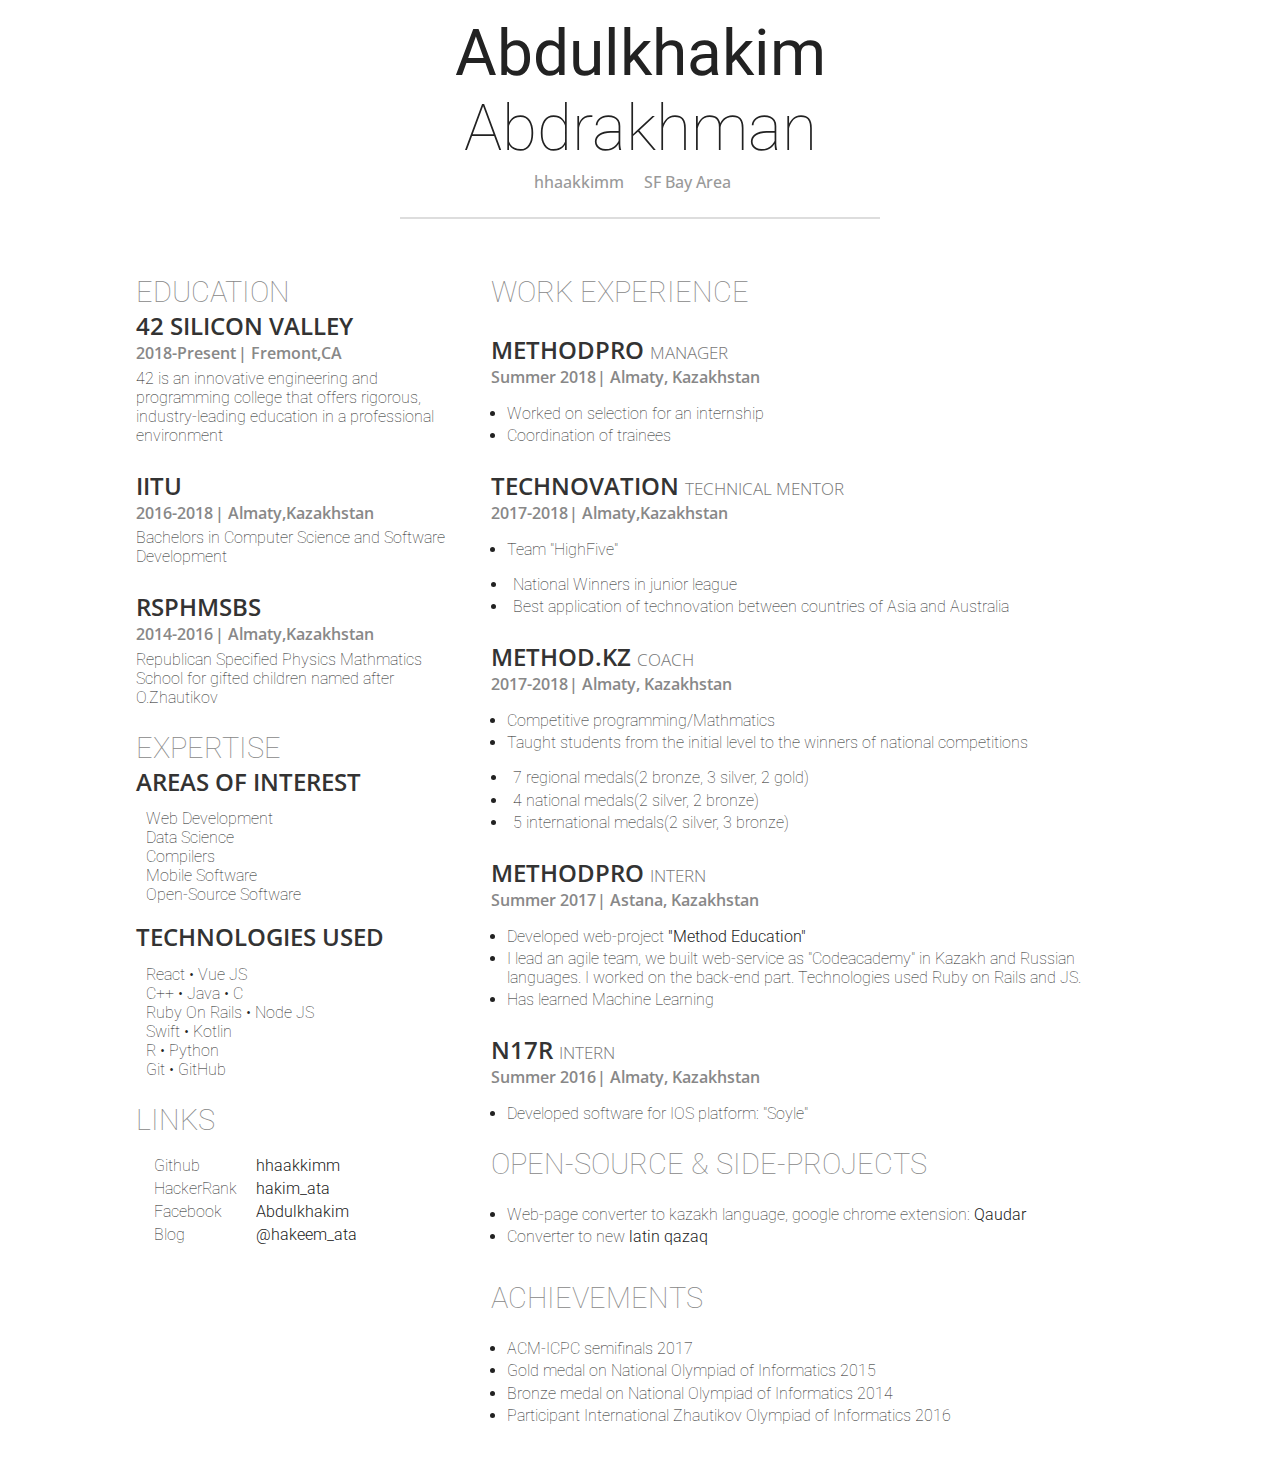
<file: index.html>
<head>
    <meta http-equiv="Content-Type" content="text/html; charset=utf-8">
    <meta name="description" content="Abdrakhman Abdulkhakim. Resume.">
    <title>Hakeem's Resume</title>
    <link href="https://fonts.googleapis.com/css?family=Roboto:100,200,300,400" rel="stylesheet">
    <link href="https://fonts.googleapis.com/css?family=Open+Sans:400,600" rel="stylesheet">
    <link rel="stylesheet" href="style.css">
</head>
<body>
    <div id="resume">
        <header>
            <h1><em>Abdulkhakim</em> Abdrakhman</h1>
            <ul>
                <li><a href="mailto:hhaakkimm@gmail.com">hhaakkimm</a></li>
                <li><a href="#">SF Bay Area</a></li>
            </ul>
        </header>
        <article>
            <aside>
                <section>
                    <h2>Education</h2>
                    <h3>42 Silicon Valley</h3>
                    <info>
                        <span>2018-Present</span>
                        <span>Fremont,CA</span>
                    </info>
                    <p>42 is an innovative engineering and programming college that offers rigorous, industry-leading education in a professional environment</p>
                </section>
                <section>
                    <h3>IITU</h3>
                    <info>
                        <span>2016-2018</span>
                        <span>Almaty,Kazakhstan</span>
                    </info>
                    <p>Bachelors in Computer Science and Software Development</p>
                </section>
                <section>
                    <h3>RSPhMSBS</h3>
                    <info>
                        <span>2014-2016</span>
                        <span>Almaty,Kazakhstan</span>
                    </info>
                    <p>Republican Specified Physics Mathmatics School for gifted children named after O.Zhautikov</p>
                </section>
                <section>
                    <h2>Expertise</h2>
                    <h3>Areas Of Interest</h3>
                    <ul>
                        <li>Web Development</li>
                        <li>Data Science</li>
                        <li>Compilers</li>
                        <li>Mobile Software</li>
                        <li>Open-Source Software</li>
                    </ul>
                    <h3>Technologies Used</h3>
                    <ul>
                        <li>React • Vue JS</li>
                        <li>C++ • Java • C</li>
                        <li>Ruby On Rails • Node JS</li>
                        <li>Swift • Kotlin </li>
                        <li>R • Python</li>
                        <li>Git • GitHub</li>
                    </ul>
                </section>
                <section>
                    <h2>Links</h2>
                    <table>
                        <tr><td>Github</td><td><a href="https://github.com/hhaakkimm">hhaakkimm</a></td></tr>
                        <tr><td>HackerRank</td><td><a href="https://www.hackerrank.com/hakim_ata">hakim_ata</a></td></tr>
                        <tr><td>Facebook</td><td><a href="https://www.facebook.com/profile.php?id=100009754716947">Abdulkhakim</a></td></tr>
                        <tr><td>Blog</td><td><a href="https://medium.com/@hakeem_ata">@hakeem_ata</a></td></tr>
                    </table>
                </section>
            </aside>
            <main>
                <section>
                    <h2>Work Experience</h2>
                    <section>
                        <h3>MethodPro <summary>Manager</summary></h3>
                        <info>
                            <span>Summer 2018</span>
                            <span>Almaty, Kazakhstan</span>
                        </info>
                        <summary>
                            <ul>
                                <li>Worked on selection for an internship</li>
                                <li>Coordination of trainees</li>
                            </ul>
                        </summary>
                    </section>
                    <section>
                        <h3>Technovation <summary>Technical Mentor</summary></h3>
                        <info>
                            <span>2017-2018</span>
                            <span>Almaty,Kazakhstan</span>
                        </info>
                        <summary>
                            <ul>
                                <li>Team "HighFive"</li>
                            </ul>
                                <li>National Winners in junior league</li>
                                <li>Best application of technovation between countries of Asia and Australia</li>
                        </summary>
                    </section>
                    <section>
                        <h3>Method.kz <summary>Coach</summary></h3>
                        <info>
                            <span>2017-2018</span>
                            <span>Almaty, Kazakhstan</span>
                        </info>
                        <summary>
                            <ul>
                                <li>Competitive programming/Mathmatics</li>
                                <li>Taught students from the initial level to the winners of national competitions</li>
                            </ul>
                            <li>7 regional medals(2 bronze, 3 silver, 2 gold)</li>
                            <li> 4 national medals(2 silver, 2 bronze)</li>
                            <li>5 international medals(2 silver, 3 bronze)</li>
                        </summary>
                    </section>
                    <section>
                        <h3>MethodPro <summary>Intern</summary></h3>
                        <info>
                            <span>Summer 2017</span>
                            <span>Astana, Kazakhstan</span>
                        </info>
                        <summary>
                            <ul>
                                <li>Developed web-project <a href="https://github.com/hhaakkimm/temp_method">"Method Education"</a></li>
                                <li>I lead an agile team, we built web-service as "Codeacademy" in Kazakh and Russian languages. I worked on the back-end part. Technologies used Ruby on Rails and JS.</li>
                                <li>Has learned Machine Learning</li>
                            </ul>
                        </summary>
                    </section>

                    <section>
                        <h3>N17R <summary>intern</summary></h3>
                        <info>
                            <span>Summer 2016</span>
                            <span>Almaty, Kazakhstan</span>
                        </info>
                        <summary>
                            <ul>
                                <li>Developed software for IOS platform: "Soyle"</li>
                            </ul>
                        </summary>
                    </section>
                </section>
                <section>
                    <h2>Open-Source & Side-Projects</h2>
                    <section>
                      <ul>
                        <li>Web-page converter to kazakh language, google chrome extension: <a href="https://github.com/hhaakkimm/Qaudar">Qaudar</a></li>
                        <li>Converter to new <a
							href="https://github.com/hhaakkimm/hhaakkimm.github.com/tree/master/qaudar">latin
							qazaq</a></li>
                      </ul>
                    </section>
                    <br>
                        <h2>Achievements</h2>
                        <section>
                          <ul>
                            <li>ACM-ICPC semifinals 2017</li>
                            <li>Gold medal on National Olympiad of Informatics 2015</li>
                            <li>Bronze medal on National Olympiad of Informatics 2014</li>
                            <li>Participant International Zhautikov Olympiad of Informatics 2016</li>
                          </ul>
                        </section>
                </section>
                
            </main>
        </article>
    </div>
</body>
</file>
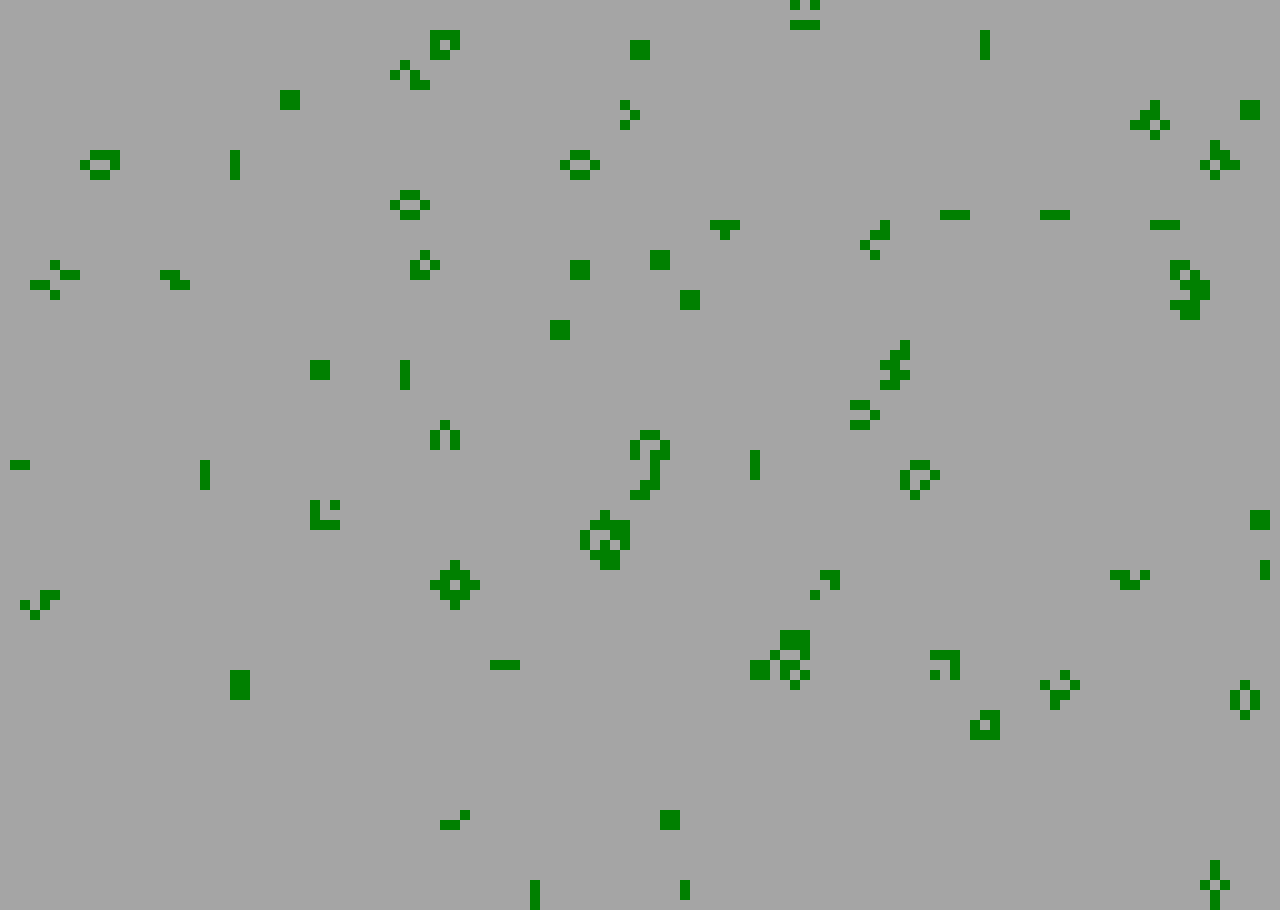
<file: conway-life/index.html>
<!DOCTYPE html>
<html>
  <head>
      <title>Conway</title>
      <meta charset="utf-8">
      <link rel="stylesheet" href="style.css">
  </head>
  <body>
      <script src="script.js"></script>
  </body>
</html>
</file>
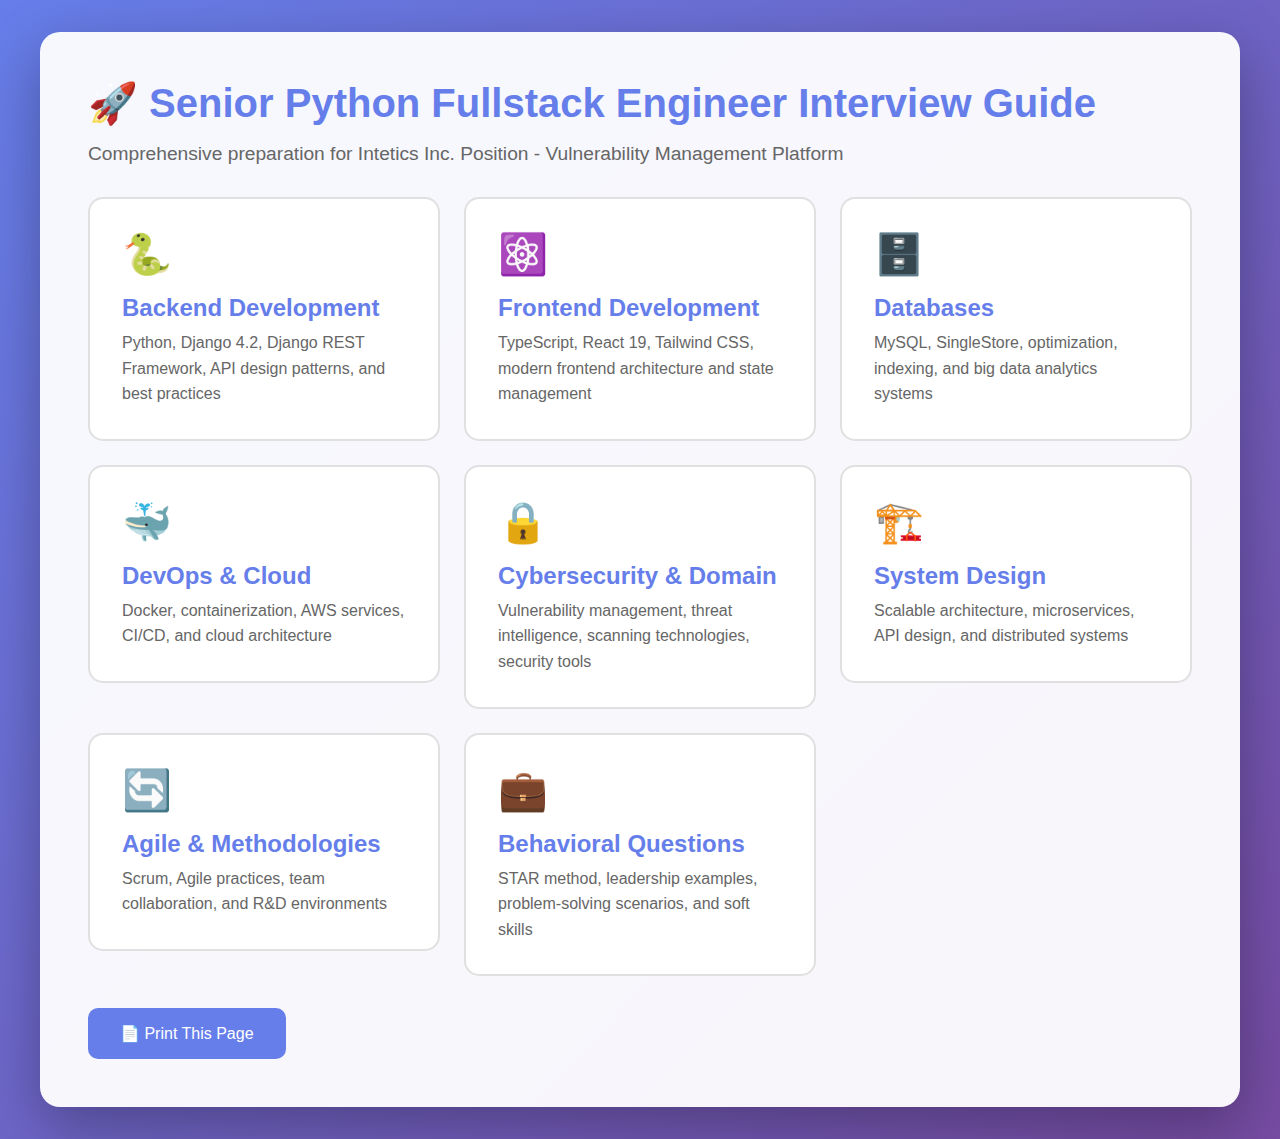
<file: interview-guide/index.html>
<!DOCTYPE html>
<html lang="en">
<head>
    <meta charset="UTF-8">
    <meta name="viewport" content="width=device-width, initial-scale=1.0">
    <title>Senior Python Fullstack Engineer - Interview Guide</title>
    <style>
        * { margin: 0; padding: 0; box-sizing: border-box; }
        body {
            font-family: 'Segoe UI', Tahoma, Geneva, Verdana, sans-serif;
            background: linear-gradient(135deg, #667eea 0%, #764ba2 100%);
            min-height: 100vh;
            padding: 2rem;
        }
        .container {
            max-width: 1200px;
            margin: 0 auto;
            background: rgba(255, 255, 255, 0.95);
            border-radius: 20px;
            padding: 3rem;
            box-shadow: 0 20px 60px rgba(0,0,0,0.3);
        }
        h1 {
            color: #667eea;
            margin-bottom: 1rem;
            font-size: 2.5rem;
        }
        .subtitle {
            color: #666;
            margin-bottom: 2rem;
            font-size: 1.2rem;
        }
        .section-grid {
            display: grid;
            grid-template-columns: repeat(auto-fit, minmax(300px, 1fr));
            gap: 1.5rem;
            margin-top: 2rem;
        }
        .card {
            background: white;
            border-radius: 15px;
            padding: 2rem;
            border: 2px solid #e0e0e0;
            transition: all 0.3s ease;
            cursor: pointer;
        }
        .card:hover {
            transform: translateY(-5px);
            box-shadow: 0 10px 25px rgba(102, 126, 234, 0.3);
            border-color: #667eea;
        }
        .card h2 {
            color: #667eea;
            margin-bottom: 0.5rem;
            font-size: 1.5rem;
        }
        .card p {
            color: #666;
            line-height: 1.6;
        }
        .icon {
            font-size: 2.5rem;
            margin-bottom: 1rem;
        }
        a {
            text-decoration: none;
            color: inherit;
        }
        .print-btn {
            background: #667eea;
            color: white;
            border: none;
            padding: 1rem 2rem;
            border-radius: 10px;
            font-size: 1rem;
            cursor: pointer;
            margin-top: 2rem;
        }
        .print-btn:hover {
            background: #764ba2;
        }
    </style>
</head>
<body>
    <div class="container">
        <h1>🚀 Senior Python Fullstack Engineer Interview Guide</h1>
        <p class="subtitle">Comprehensive preparation for Intetics Inc. Position - Vulnerability Management Platform</p>
        
        <div class="section-grid">
            <a href="01-backend.html">
                <div class="card">
                    <div class="icon">🐍</div>
                    <h2>Backend Development</h2>
                    <p>Python, Django 4.2, Django REST Framework, API design patterns, and best practices</p>
                </div>
            </a>
            
            <a href="02-frontend.html">
                <div class="card">
                    <div class="icon">⚛️</div>
                    <h2>Frontend Development</h2>
                    <p>TypeScript, React 19, Tailwind CSS, modern frontend architecture and state management</p>
                </div>
            </a>
            
            <a href="03-databases.html">
                <div class="card">
                    <div class="icon">🗄️</div>
                    <h2>Databases</h2>
                    <p>MySQL, SingleStore, optimization, indexing, and big data analytics systems</p>
                </div>
            </a>
            
            <a href="04-devops.html">
                <div class="card">
                    <div class="icon">🐳</div>
                    <h2>DevOps & Cloud</h2>
                    <p>Docker, containerization, AWS services, CI/CD, and cloud architecture</p>
                </div>
            </a>
            
            <a href="05-cybersecurity.html">
                <div class="card">
                    <div class="icon">🔒</div>
                    <h2>Cybersecurity & Domain</h2>
                    <p>Vulnerability management, threat intelligence, scanning technologies, security tools</p>
                </div>
            </a>
            
            <a href="06-system-design.html">
                <div class="card">
                    <div class="icon">🏗️</div>
                    <h2>System Design</h2>
                    <p>Scalable architecture, microservices, API design, and distributed systems</p>
                </div>
            </a>
            
            <a href="07-agile.html">
                <div class="card">
                    <div class="icon">🔄</div>
                    <h2>Agile & Methodologies</h2>
                    <p>Scrum, Agile practices, team collaboration, and R&D environments</p>
                </div>
            </a>
            
            <a href="08-behavioral.html">
                <div class="card">
                    <div class="icon">💼</div>
                    <h2>Behavioral Questions</h2>
                    <p>STAR method, leadership examples, problem-solving scenarios, and soft skills</p>
                </div>
            </a>
        </div>
        
        <button class="print-btn" onclick="window.print()">📄 Print This Page</button>
    </div>
</body>
</html>
</file>
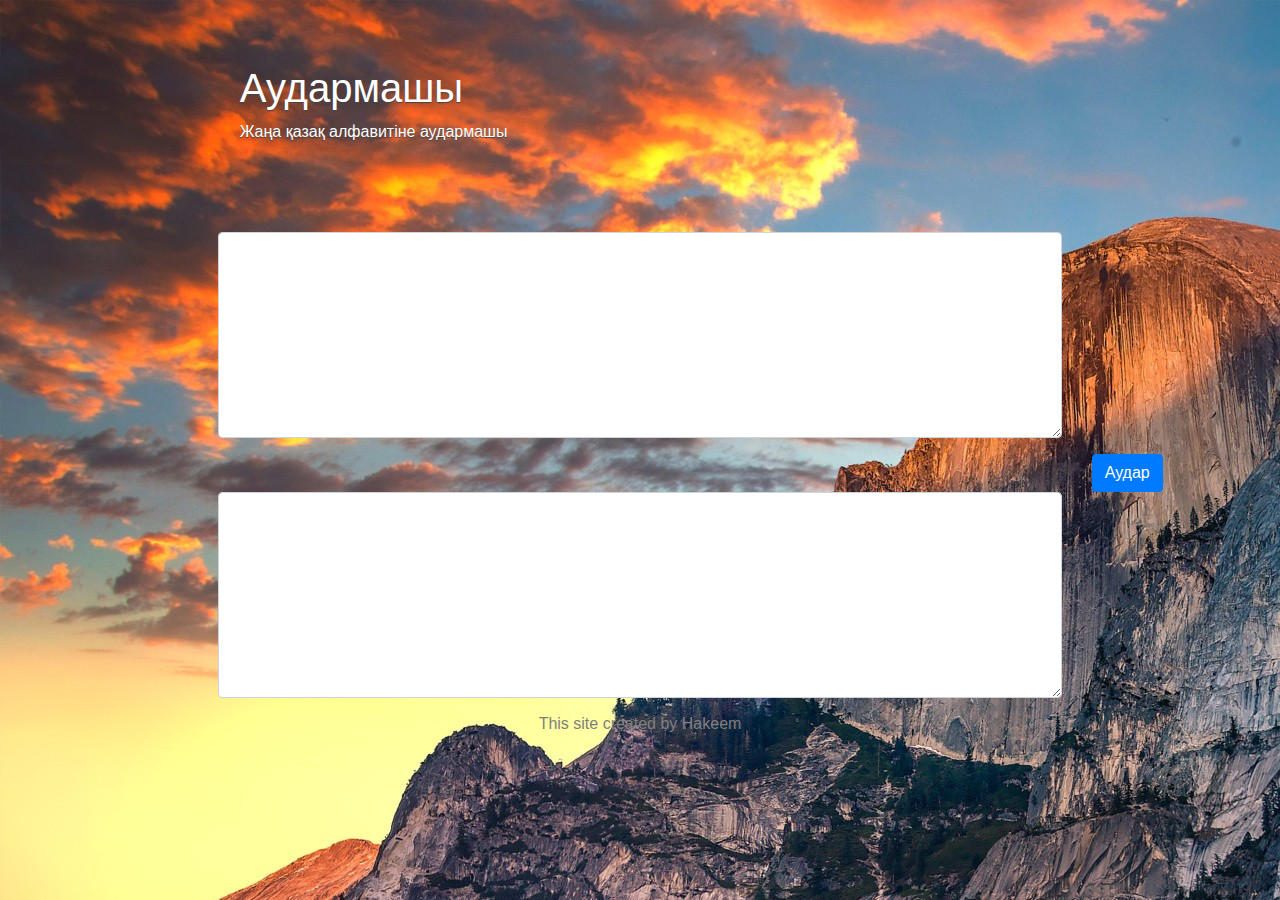
<file: qaudar/index.html>
<!DOCTYPE html>
<html>
  <head>
    <meta charset="utf-8">
    <title>Аудармашы</title>
    <script src="script.js"></script>
    <link rel="stylesheet" href="https://maxcdn.bootstrapcdn.com/bootstrap/4.0.0/css/bootstrap.min.css">
    <script src="https://ajax.googleapis.com/ajax/libs/jquery/3.3.1/jquery.min.js"></script>
    <script src="https://cdnjs.cloudflare.com/ajax/libs/popper.js/1.12.9/umd/popper.min.js"></script>
    <style>
      body{
       background-image: url("images/mount.jpg");
     }
     .jumbotron {
        height: 200px;
        color: white;
        text-shadow: #444 0 1px 1px;
        background:transparent;
      }
      </style>
      <script>
      var jumboHeight = $('.jumbotron').outerHeight();
      function parallax(){
        var scrolled = $(window).scrollTop();
        $('.bg').css('height', (jumboHeight-scrolled) + 'px');
      }

      $(window).scroll(function(e){
        parallax();
      });
      </script>
    <script src="https://maxcdn.bootstrapcdn.com/bootstrap/4.0.0/js/bootstrap.min.js"></script>
  </head>

  <body>

    <div class="jumbotron">
    <div class="row">
      <div class="col-sm-2"></div>
      <div class="col-sm-10">
        <h1>Аудармашы</h1>
        <p>Жаңа қазақ алфавитіне аудармашы</p>
      </div>
      </div>
    </div>
    <div class="row">
      <div class="col-sm-2"></div>
      <div class="col-sm-8">
        <div class="form-group">
            <textarea class="form-control" id="kazakh" rows="8" cols="80"></textarea>
        </div>
      </div>
      <div class="col-sm-2"></div>
    </div>
    <div class="row">
      <div class="col-sm-2"></div>
      <div class="col-sm-8"></div>
      <div class="col-sm-2">
        <button class="btn btn-primary" type="button" onclick="myFunction()">Аудар</button>
      </div>
    </div>

    <div class="row">
      <div class="col-sm-2"></div>
      <div class="col-sm-8">
        <div class="form-group">
            <textarea class="form-control" id="latin"rows="8" cols="80"></textarea>
        </div>
      </div>
      <div class="col-sm-2"></div>
    </div>


    <script>
      function myFunction() {
          var text = document.getElementById("kazakh").value;
          var res = "";
          for (c  in text) {
              var t = text.charAt(c);
              if (/[а-яА-ЯЁё]/.test(t) || t=='ә' || t=='ө' || t=='ү' || t=='ұ' || t=='ң' || t=='қ' || t=='Ә' || t=='ғ' || t=='Ғ' || t=='Ө' || t=='Ү' || t=='Ұ' || t=='Ң' || t=='Қ')
              {
                  var r = arr[t];
                  console.log(t + " " + r);
                  res += r;
              }
              else {
                  res += t;
              }
          }
          document.getElementById("latin").innerHTML = res;
      }
    </script>
  </body>
  <footer>
    <center>
      <H6 style="color:Gray;">This site created by Hakeem</H6>
    </center>
  </footer>
</html>
</file>
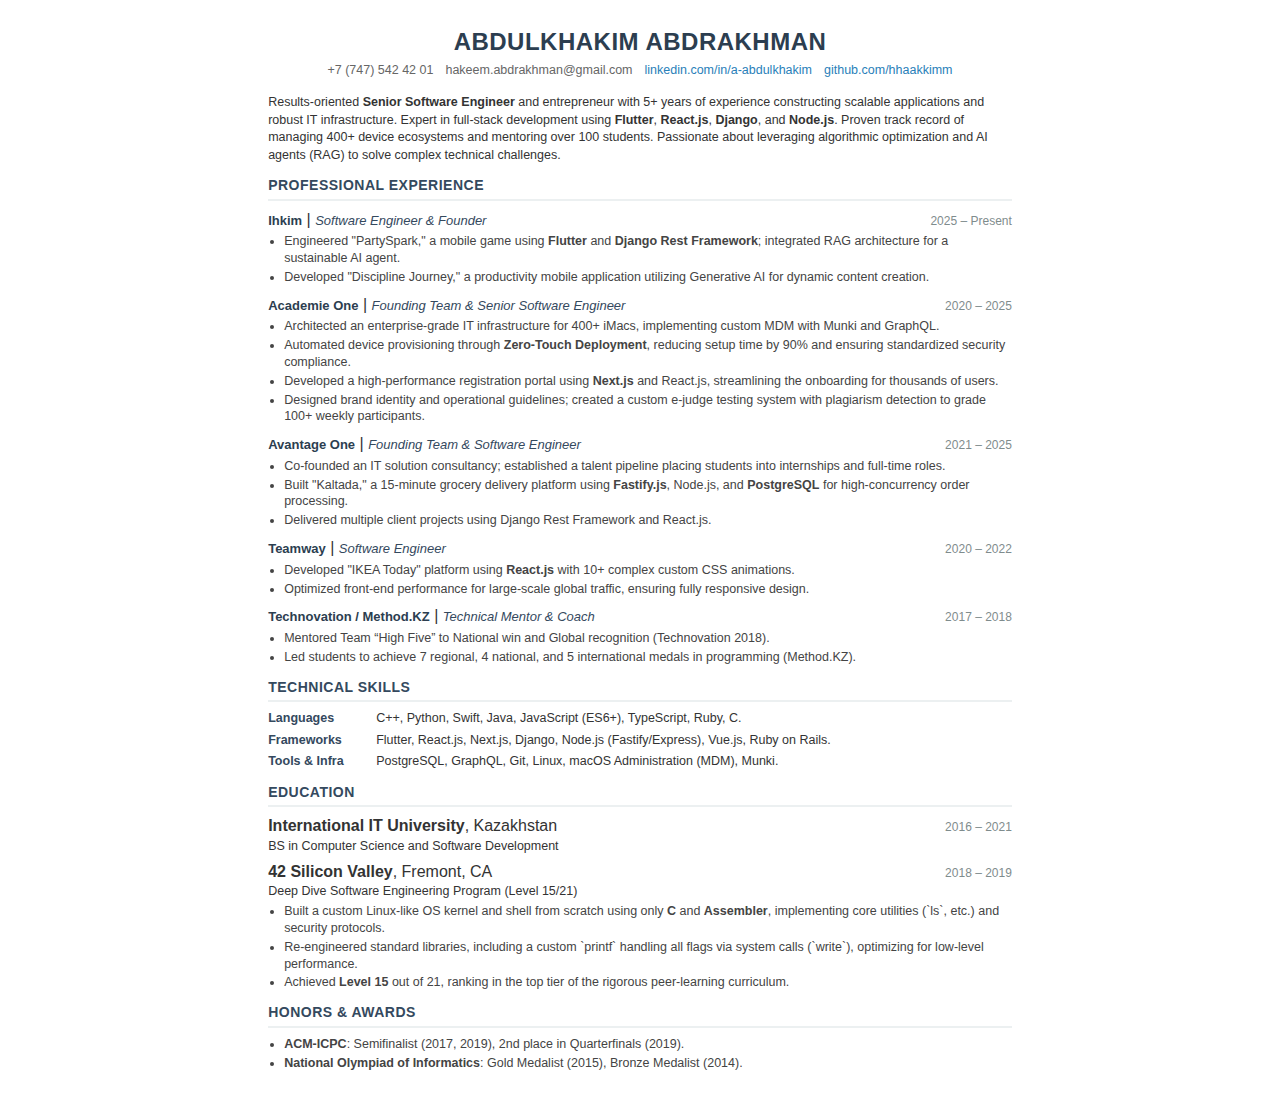
<file: cv/cv.html>
<!DOCTYPE html>
<html lang="en">

<head>
    <meta charset="UTF-8">
    <meta name="viewport" content="width=device-width, initial-scale=1.0">
    <title>Abdulkhakim Abdrakhman - Software Engineer CV</title>
    <style>
        :root {
            --primary-color: #2c3e50;
            --secondary-color: #34495e;
            --accent-color: #2980b9;
            --text-color: #333;
            --light-text: #666;
            --date-color: #7f8c8d;
            --border-color: #ecf0f1;
        }

        * {
            box-sizing: border-box;
            margin: 0;
            padding: 0;
            -webkit-print-color-adjust: exact;
        }

        body {
            font-family: 'Helvetica Neue', Helvetica, Arial, sans-serif;
            line-height: 1.4;
            /* Reduced from 1.5 */
            color: var(--text-color);
            background: #fff;
            max-width: 210mm;
            margin: 0 auto;
            padding: 25px;
            /* Reduced padding */
        }

        a {
            color: var(--accent-color);
            text-decoration: none;
        }

        h1 {
            font-size: 24px;
            /* Reduced from 28px */
            font-weight: 700;
            color: var(--primary-color);
            text-transform: uppercase;
            letter-spacing: 0.5px;
            margin-bottom: 3px;
        }

        h2 {
            font-size: 14px;
            /* Reduced from 16px */
            font-weight: 700;
            color: var(--secondary-color);
            text-transform: uppercase;
            border-bottom: 2px solid var(--border-color);
            padding-bottom: 3px;
            margin-top: 12px;
            /* Reduced margin */
            margin-bottom: 8px;
            /* Reduced margin */
            letter-spacing: 0.5px;
        }

        p {
            margin-bottom: 6px;
            font-size: 12.5px;
            /* Reduced from 14px */
        }

        .header {
            text-align: center;
            margin-bottom: 15px;
            /* Reduced margin */
        }

        .contact-info {
            font-size: 12.5px;
            /* Reduced from 14px */
            color: var(--light-text);
            display: flex;
            justify-content: center;
            gap: 12px;
            flex-wrap: wrap;
        }

        .section {
            margin-bottom: 10px;
            /* Reduced margin */
        }

        .job-entry {
            margin-bottom: 8px;
            /* Reduced spacing between jobs */
        }

        .job-header {
            display: flex;
            justify-content: space-between;
            align-items: baseline;
            margin-bottom: 2px;
        }

        .company-name {
            font-weight: 600;
            color: var(--primary-color);
            font-size: 13px;
        }

        .job-title {
            font-style: italic;
            color: var(--secondary-color);
            font-size: 13px;
        }

        .date {
            font-size: 12px;
            color: var(--date-color);
            font-weight: 500;
            text-align: right;
            min-width: 90px;
        }

        ul {
            list-style-type: disc;
            margin-left: 16px;
            margin-bottom: 4px;
        }

        li {
            font-size: 12.5px;
            /* Reduced from 13.5px */
            margin-bottom: 2px;
            color: #444;
            line-height: 1.35;
        }

        .skills-grid {
            display: grid;
            grid-template-columns: 100px 1fr;
            /* Reduced label width */
            gap: 8px;
            font-size: 12.5px;
            margin-bottom: 4px;
        }

        .skill-category {
            font-weight: 600;
            color: var(--secondary-color);
        }

        /* Print optimizations to force one page */
        @page {
            size: A4;
            margin: 8mm 12mm;
            /* Tighter margins */
        }

        @media print {
            body {
                padding: 0;
            }

            h2 {
                margin-top: 10px;
            }
        }
    </style>
</head>

<body>

    <div class="header">
        <h1>Abdulkhakim Abdrakhman</h1>
        <div class="contact-info">
            <span>+7 (747) 542 42 01</span>
            <span>hakeem.abdrakhman@gmail.com</span>
            <span><a href="https://linkedin.com/in/a-abdulkhakim/">linkedin.com/in/a-abdulkhakim</a></span>
            <span><a href="https://github.com/hhaakkimm">github.com/hhaakkimm</a></span>
        </div>
    </div>

    <!-- Summary -->
    <div class="section">
        <p>
            Results-oriented <strong>Senior Software Engineer</strong> and entrepreneur with 5+ years of experience
            constructing scalable applications and robust IT infrastructure. Expert in full-stack development using
            <strong>Flutter</strong>, <strong>React.js</strong>, <strong>Django</strong>, and <strong>Node.js</strong>.
            Proven track record of managing 400+ device ecosystems and mentoring over 100 students. Passionate about
            leveraging algorithmic optimization and AI agents (RAG) to solve complex technical challenges.
        </p>
    </div>

    <!-- Experience -->
    <div class="section">
        <h2>Professional Experience</h2>

        <div class="job-entry">
            <div class="job-header">
                <div>
                    <span class="company-name">Ihkim</span> | <span class="job-title">Software Engineer & Founder</span>
                </div>
                <span class="date">2025 – Present</span>
            </div>
            <ul>
                <li>Engineered "PartySpark," a mobile game using <strong>Flutter</strong> and <strong>Django Rest
                        Framework</strong>; integrated RAG architecture for a sustainable AI agent.</li>
                <li>Developed "Discipline Journey," a productivity mobile application utilizing Generative AI for
                    dynamic content creation.</li>
            </ul>
        </div>

        <div class="job-entry">
            <div class="job-header">
                <div>
                    <span class="company-name">Academie One</span> | <span class="job-title">Founding Team & Senior
                        Software Engineer</span>
                </div>
                <span class="date">2020 – 2025</span>
            </div>
            <ul>
                <li>Architected an enterprise-grade IT infrastructure for 400+ iMacs, implementing custom MDM with Munki
                    and GraphQL.</li>
                <li>Automated device provisioning through <strong>Zero-Touch Deployment</strong>, reducing setup time by
                    90% and ensuring standardized security compliance.</li>
                <li>Developed a high-performance registration portal using <strong>Next.js</strong> and React.js,
                    streamlining the onboarding for thousands of users.</li>
                <li>Designed brand identity and operational guidelines; created a custom e-judge testing system with
                    plagiarism detection to grade 100+ weekly participants.</li>
            </ul>
        </div>

        <div class="job-entry">
            <div class="job-header">
                <div>
                    <span class="company-name">Avantage One</span> | <span class="job-title">Founding Team & Software
                        Engineer</span>
                </div>
                <span class="date">2021 – 2025</span>
            </div>
            <ul>
                <li>Co-founded an IT solution consultancy; established a talent pipeline placing students into
                    internships and full-time roles.</li>
                <li>Built "Kaltada," a 15-minute grocery delivery platform using <strong>Fastify.js</strong>, Node.js,
                    and <strong>PostgreSQL</strong> for high-concurrency order processing.</li>
                <li>Delivered multiple client projects using Django Rest Framework and React.js.</li>
            </ul>
        </div>

        <div class="job-entry">
            <div class="job-header">
                <div>
                    <span class="company-name">Teamway</span> | <span class="job-title">Software Engineer</span>
                </div>
                <span class="date">2020 – 2022</span>
            </div>
            <ul>
                <li>Developed "IKEA Today" platform using <strong>React.js</strong> with 10+ complex custom CSS
                    animations.</li>
                <li>Optimized front-end performance for large-scale global traffic, ensuring fully responsive design.
                </li>
            </ul>
        </div>

        <!-- Combined older roles to save space if needed, or keep succinct -->
        <div class="job-entry">
            <div class="job-header">
                <div>
                    <span class="company-name">Technovation / Method.KZ</span> | <span class="job-title">Technical
                        Mentor & Coach</span>
                </div>
                <span class="date">2017 – 2018</span>
            </div>
            <ul>
                <li>Mentored Team “High Five” to National win and Global recognition (Technovation 2018).</li>
                <li>Led students to achieve 7 regional, 4 national, and 5 international medals in programming
                    (Method.KZ).</li>
            </ul>
        </div>
    </div>

    <!-- Skills -->
    <div class="section">
        <h2>Technical Skills</h2>
        <div class="skills-grid">
            <div class="skill-category">Languages</div>
            <div>C++, Python, Swift, Java, JavaScript (ES6+), TypeScript, Ruby, C.</div>
        </div>
        <div class="skills-grid">
            <div class="skill-category">Frameworks</div>
            <div>Flutter, React.js, Next.js, Django, Node.js (Fastify/Express), Vue.js, Ruby on Rails.</div>
        </div>
        <div class="skills-grid">
            <div class="skill-category">Tools & Infra</div>
            <div>PostgreSQL, GraphQL, Git, Linux, macOS Administration (MDM), Munki.</div>
        </div>
    </div>

    <!-- Education -->
    <div class="section">
        <h2>Education</h2>
        <div class="job-header">
            <div>
                <strong>International IT University</strong>, Kazakhstan
            </div>
            <span class="date">2016 – 2021</span>
        </div>
        <p style="margin-top: -2px;">BS in Computer Science and Software Development</p>

        <div class="job-header" style="margin-top: 4px;">
            <div>
                <strong>42 Silicon Valley</strong>, Fremont, CA
            </div>
            <span class="date">2018 – 2019</span>
        </div>
        <p style="margin-top: -2px; margin-bottom: 2px;">Deep Dive Software Engineering Program (Level 15/21)</p>
        <ul style="margin-top: 2px;">
            <li>Built a custom Linux-like OS kernel and shell from scratch using only <strong>C</strong> and
                <strong>Assembler</strong>, implementing core utilities (`ls`, etc.) and security protocols.</li>
            <li>Re-engineered standard libraries, including a custom `printf` handling all flags via system calls
                (`write`), optimizing for low-level performance.</li>
            <li>Achieved <strong>Level 15</strong> out of 21, ranking in the top tier of the rigorous peer-learning
                curriculum.</li>
        </ul>
    </div>

    <!-- Honors & Awards -->
    <div class="section" style="margin-bottom: 0;">
        <h2>Honors & Awards</h2>
        <ul style="margin-bottom: 0;">
            <li><strong>ACM-ICPC</strong>: Semifinalist (2017, 2019), 2nd place in Quarterfinals (2019).</li>
            <li><strong>National Olympiad of Informatics</strong>: Gold Medalist (2015), Bronze Medalist (2014).</li>
        </ul>
    </div>

</body>

</html>
</file>
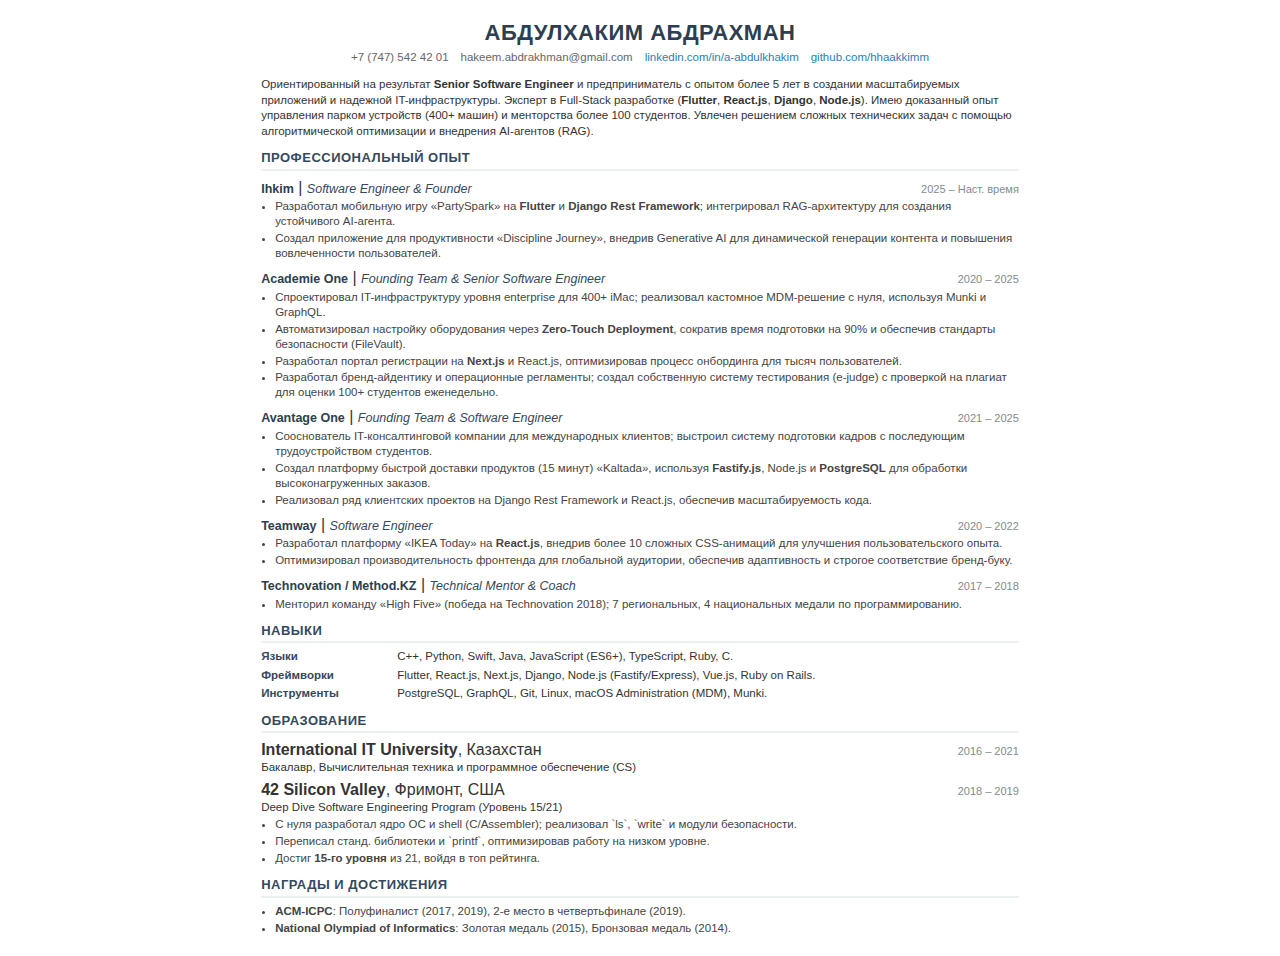
<file: cv/cv_ru.html>
<!DOCTYPE html>
<html lang="ru">

<head>
    <meta charset="UTF-8">
    <meta name="viewport" content="width=device-width, initial-scale=1.0">
    <title>Абдулхаким Абдрахман - Software Engineer CV</title>
    <style>
        :root {
            --primary-color: #2c3e50;
            --secondary-color: #34495e;
            --accent-color: #2980b9;
            --text-color: #333;
            --light-text: #666;
            --date-color: #7f8c8d;
            --border-color: #ecf0f1;
        }

        * {
            box-sizing: border-box;
            margin: 0;
            padding: 0;
            -webkit-print-color-adjust: exact;
        }

        body {
            font-family: 'Helvetica Neue', Helvetica, Arial, sans-serif;
            line-height: 1.35;
            /* Optimized line-height */
            color: var(--text-color);
            background: #fff;
            max-width: 210mm;
            margin: 0 auto;
            padding: 18px;
            /* Optimized padding */
        }

        a {
            color: var(--accent-color);
            text-decoration: none;
        }

        h1 {
            font-size: 22px;
            /* Optimized h1 */
            font-weight: 700;
            color: var(--primary-color);
            text-transform: uppercase;
            letter-spacing: 0.5px;
            margin-bottom: 2px;
        }

        h2 {
            font-size: 13px;
            /* Optimized h2 */
            font-weight: 700;
            color: var(--secondary-color);
            text-transform: uppercase;
            border-bottom: 2px solid var(--border-color);
            padding-bottom: 2px;
            margin-top: 10px;
            /* Optimized margin */
            margin-bottom: 6px;
            letter-spacing: 0.5px;
        }

        p {
            margin-bottom: 4px;
            font-size: 11.5px;
            /* Optimized text */
        }

        .header {
            text-align: center;
            margin-bottom: 12px;
        }

        .contact-info {
            font-size: 11.5px;
            color: var(--light-text);
            display: flex;
            justify-content: center;
            gap: 12px;
            flex-wrap: wrap;
        }

        .section {
            margin-bottom: 8px;
        }

        .job-entry {
            margin-bottom: 6px;
        }

        .job-header {
            display: flex;
            justify-content: space-between;
            align-items: baseline;
            margin-bottom: 1px;
        }

        .company-name {
            font-weight: 600;
            color: var(--primary-color);
            font-size: 12.5px;
        }

        .job-title {
            font-style: italic;
            color: var(--secondary-color);
            font-size: 12.5px;
        }

        .date {
            font-size: 11px;
            color: var(--date-color);
            font-weight: 500;
            text-align: right;
            min-width: 90px;
        }

        ul {
            list-style-type: disc;
            margin-left: 14px;
            margin-bottom: 4px;
        }

        li {
            font-size: 11.5px;
            margin-bottom: 2px;
            color: #444;
            line-height: 1.3;
        }

        .skills-grid {
            display: grid;
            grid-template-columns: 130px 1fr;
            gap: 6px;
            font-size: 11.5px;
            margin-bottom: 3px;
        }

        .skill-category {
            font-weight: 600;
            color: var(--secondary-color);
        }

        @page {
            size: A4;
            margin: 6mm 10mm;
            /* Optimized print margins */
        }

        @media print {
            body {
                padding: 0;
            }
        }
    </style>
</head>

<body>

    <div class="header">
        <h1>Абдулхаким Абдрахман</h1>
        <div class="contact-info">
            <span>+7 (747) 542 42 01</span>
            <span>hakeem.abdrakhman@gmail.com</span>
            <span><a href="https://linkedin.com/in/a-abdulkhakim/">linkedin.com/in/a-abdulkhakim</a></span>
            <span><a href="https://github.com/hhaakkimm">github.com/hhaakkimm</a></span>
        </div>
    </div>

    <!-- Summary -->
    <div class="section">
        <p>
            Ориентированный на результат <strong>Senior Software Engineer</strong> и предприниматель с опытом более 5
            лет в создании масштабируемых приложений и надежной IT-инфраструктуры. Эксперт в Full-Stack разработке
            (<strong>Flutter</strong>, <strong>React.js</strong>, <strong>Django</strong>, <strong>Node.js</strong>).
            Имею доказанный опыт управления парком устройств (400+ машин) и менторства более 100 студентов. Увлечен
            решением сложных технических задач с помощью алгоритмической оптимизации и внедрения AI-агентов (RAG).
        </p>
    </div>

    <!-- Experience -->
    <div class="section">
        <h2>Профессиональный Опыт</h2>

        <div class="job-entry">
            <div class="job-header">
                <div>
                    <span class="company-name">Ihkim</span> | <span class="job-title">Software Engineer & Founder</span>
                </div>
                <span class="date">2025 – Наст. время</span>
            </div>
            <ul>
                <li>Разработал мобильную игру «PartySpark» на <strong>Flutter</strong> и <strong>Django Rest
                        Framework</strong>; интегрировал RAG-архитектуру для создания устойчивого AI-агента.</li>
                <li>Создал приложение для продуктивности «Discipline Journey», внедрив Generative AI для динамической
                    генерации контента и повышения вовлеченности пользователей.</li>
            </ul>
        </div>

        <div class="job-entry">
            <div class="job-header">
                <div>
                    <span class="company-name">Academie One</span> | <span class="job-title">Founding Team & Senior
                        Software Engineer</span>
                </div>
                <span class="date">2020 – 2025</span>
            </div>
            <ul>
                <li>Спроектировал IT-инфраструктуру уровня enterprise для 400+ iMac; реализовал кастомное MDM-решение с
                    нуля, используя Munki и GraphQL.</li>
                <li>Автоматизировал настройку оборудования через <strong>Zero-Touch Deployment</strong>, сократив время
                    подготовки на 90% и обеспечив стандарты безопасности (FileVault).</li>
                <li>Разработал портал регистрации на <strong>Next.js</strong> и React.js, оптимизировав процесс
                    онбординга для тысяч пользователей.</li>
                <li>Разработал бренд-айдентику и операционные регламенты; создал собственную систему тестирования
                    (e-judge) с проверкой на плагиат для оценки 100+ студентов еженедельно.</li>
            </ul>
        </div>

        <div class="job-entry">
            <div class="job-header">
                <div>
                    <span class="company-name">Avantage One</span> | <span class="job-title">Founding Team & Software
                        Engineer</span>
                </div>
                <span class="date">2021 – 2025</span>
            </div>
            <ul>
                <li>Сооснователь IT-консалтинговой компании для международных клиентов; выстроил систему подготовки
                    кадров с последующим трудоустройством студентов.</li>
                <li>Создал платформу быстрой доставки продуктов (15 минут) «Kaltada», используя
                    <strong>Fastify.js</strong>, Node.js и <strong>PostgreSQL</strong> для обработки высоконагруженных
                    заказов.</li>
                <li>Реализовал ряд клиентских проектов на Django Rest Framework и React.js, обеспечив масштабируемость
                    кода.</li>
            </ul>
        </div>

        <div class="job-entry">
            <div class="job-header">
                <div>
                    <span class="company-name">Teamway</span> | <span class="job-title">Software Engineer</span>
                </div>
                <span class="date">2020 – 2022</span>
            </div>
            <ul>
                <li>Разработал платформу «IKEA Today» на <strong>React.js</strong>, внедрив более 10 сложных
                    CSS-анимаций для улучшения пользовательского опыта.</li>
                <li>Оптимизировал производительность фронтенда для глобальной аудитории, обеспечив адаптивность и
                    строгое соответствие бренд-буку.</li>
            </ul>
        </div>

        <div class="job-entry">
            <div class="job-header">
                <div>
                    <span class="company-name">Technovation / Method.KZ</span> | <span class="job-title">Technical
                        Mentor & Coach</span>
                </div>
                <span class="date">2017 – 2018</span>
            </div>
            <ul>
                <li>Менторил команду «High Five» (победа на Technovation 2018); 7 региональных, 4 национальных медали по
                    программированию.</li>
            </ul>
        </div>
    </div>

    <!-- Skills -->
    <div class="section">
        <h2>Навыки</h2>
        <div class="skills-grid">
            <div class="skill-category">Языки</div>
            <div>C++, Python, Swift, Java, JavaScript (ES6+), TypeScript, Ruby, C.</div>
        </div>
        <div class="skills-grid">
            <div class="skill-category">Фреймворки</div>
            <div>Flutter, React.js, Next.js, Django, Node.js (Fastify/Express), Vue.js, Ruby on Rails.</div>
        </div>
        <div class="skills-grid">
            <div class="skill-category">Инструменты</div>
            <div>PostgreSQL, GraphQL, Git, Linux, macOS Administration (MDM), Munki.</div>
        </div>
    </div>

    <!-- Education -->
    <div class="section">
        <h2>Образование</h2>
        <div class="job-header">
            <div>
                <strong>International IT University</strong>, Казахстан
            </div>
            <span class="date">2016 – 2021</span>
        </div>
        <p style="margin-top: -2px;">Бакалавр, Вычислительная техника и программное обеспечение (CS)</p>

        <div class="job-header" style="margin-top: 4px;">
            <div>
                <strong>42 Silicon Valley</strong>, Фримонт, США
            </div>
            <span class="date">2018 – 2019</span>
        </div>
        <p style="margin-top: -2px; margin-bottom: 2px;">Deep Dive Software Engineering Program (Уровень 15/21)</p>
        <ul style="margin-top: 2px;">
            <li>С нуля разработал ядро ОС и shell (C/Assembler); реализовал `ls`, `write` и модули безопасности.</li>
            <li>Переписал станд. библиотеки и `printf`, оптимизировав работу на низком уровне.</li>
            <li>Достиг <strong>15-го уровня</strong> из 21, войдя в топ рейтинга.</li>
        </ul>
    </div>

    <!-- Honors & Awards -->
    <div class="section" style="margin-bottom: 0;">
        <h2>Награды и Достижения</h2>
        <ul style="margin-bottom: 0;">
            <li><strong>ACM-ICPC</strong>: Полуфиналист (2017, 2019), 2-е место в четвертьфинале (2019).</li>
            <li><strong>National Olympiad of Informatics</strong>: Золотая медаль (2015), Бронзовая медаль (2014).</li>
        </ul>
    </div>

</body>

</html>
</file>
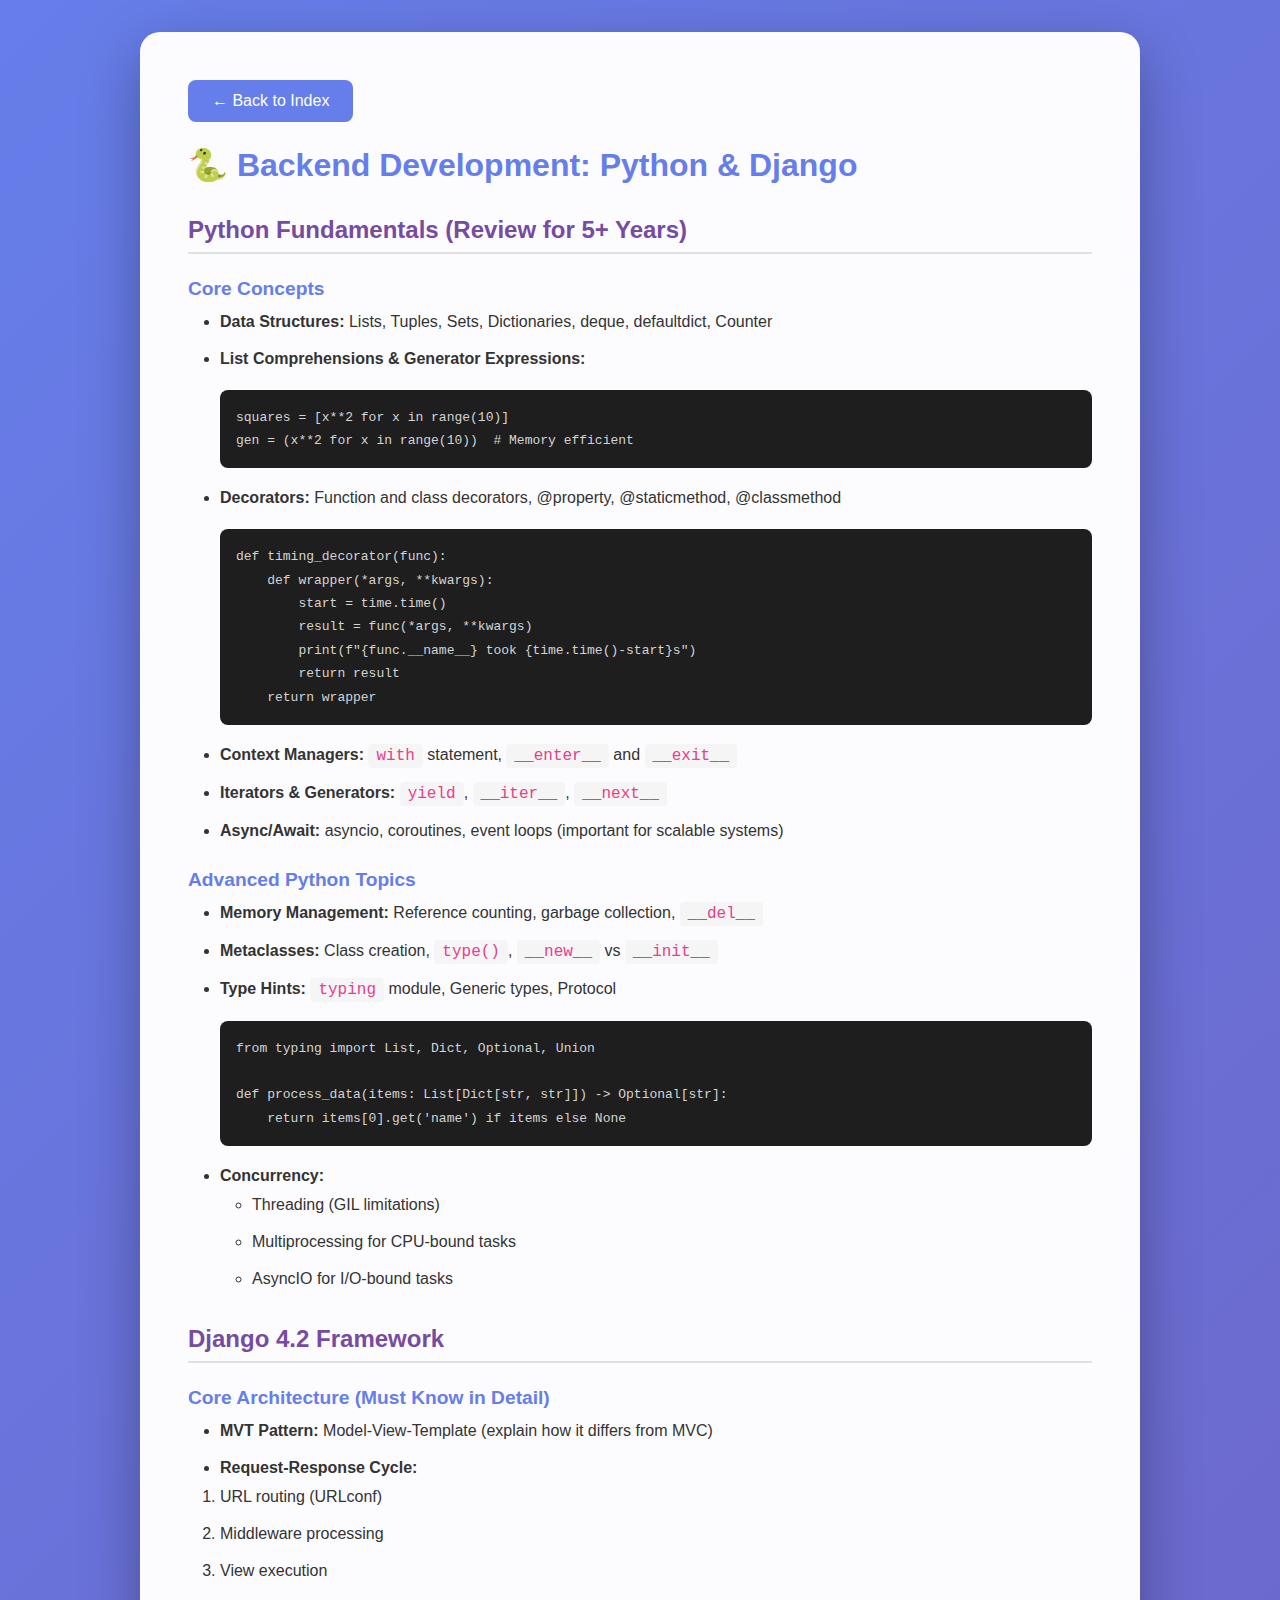
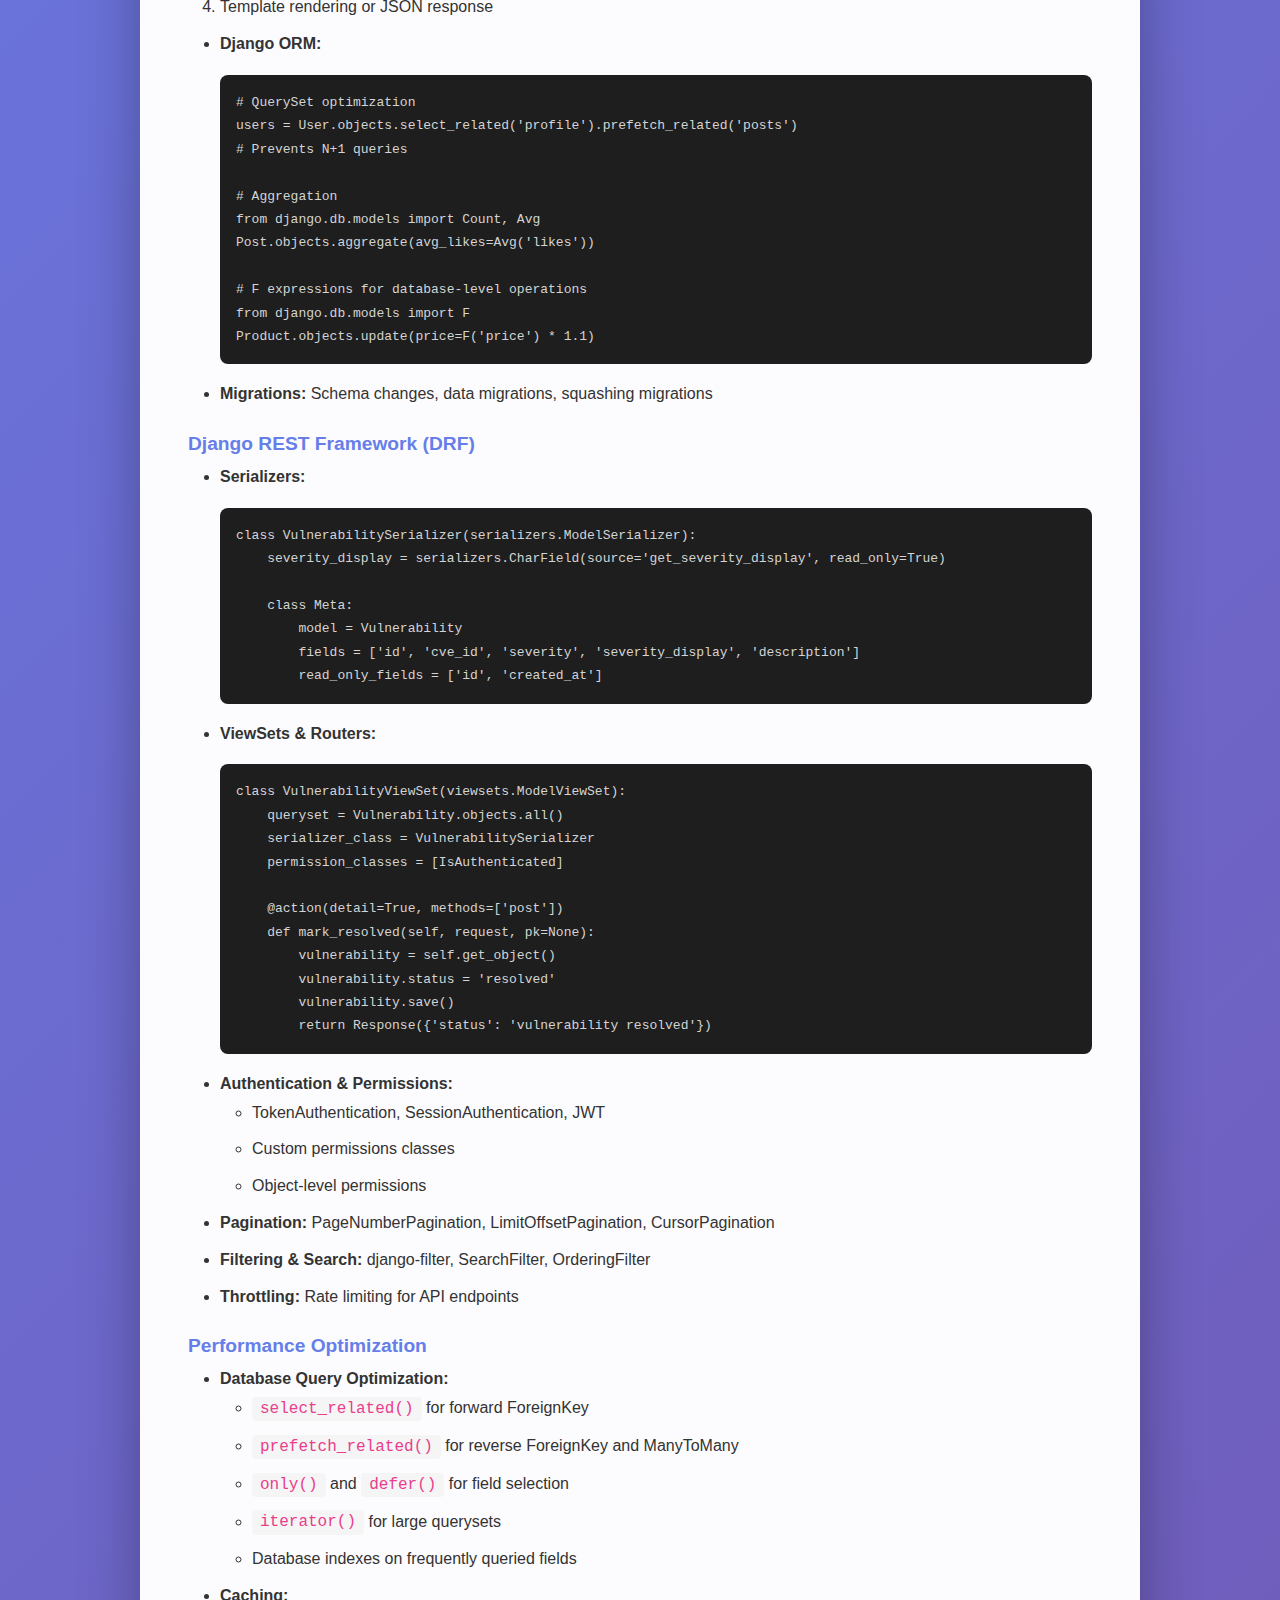
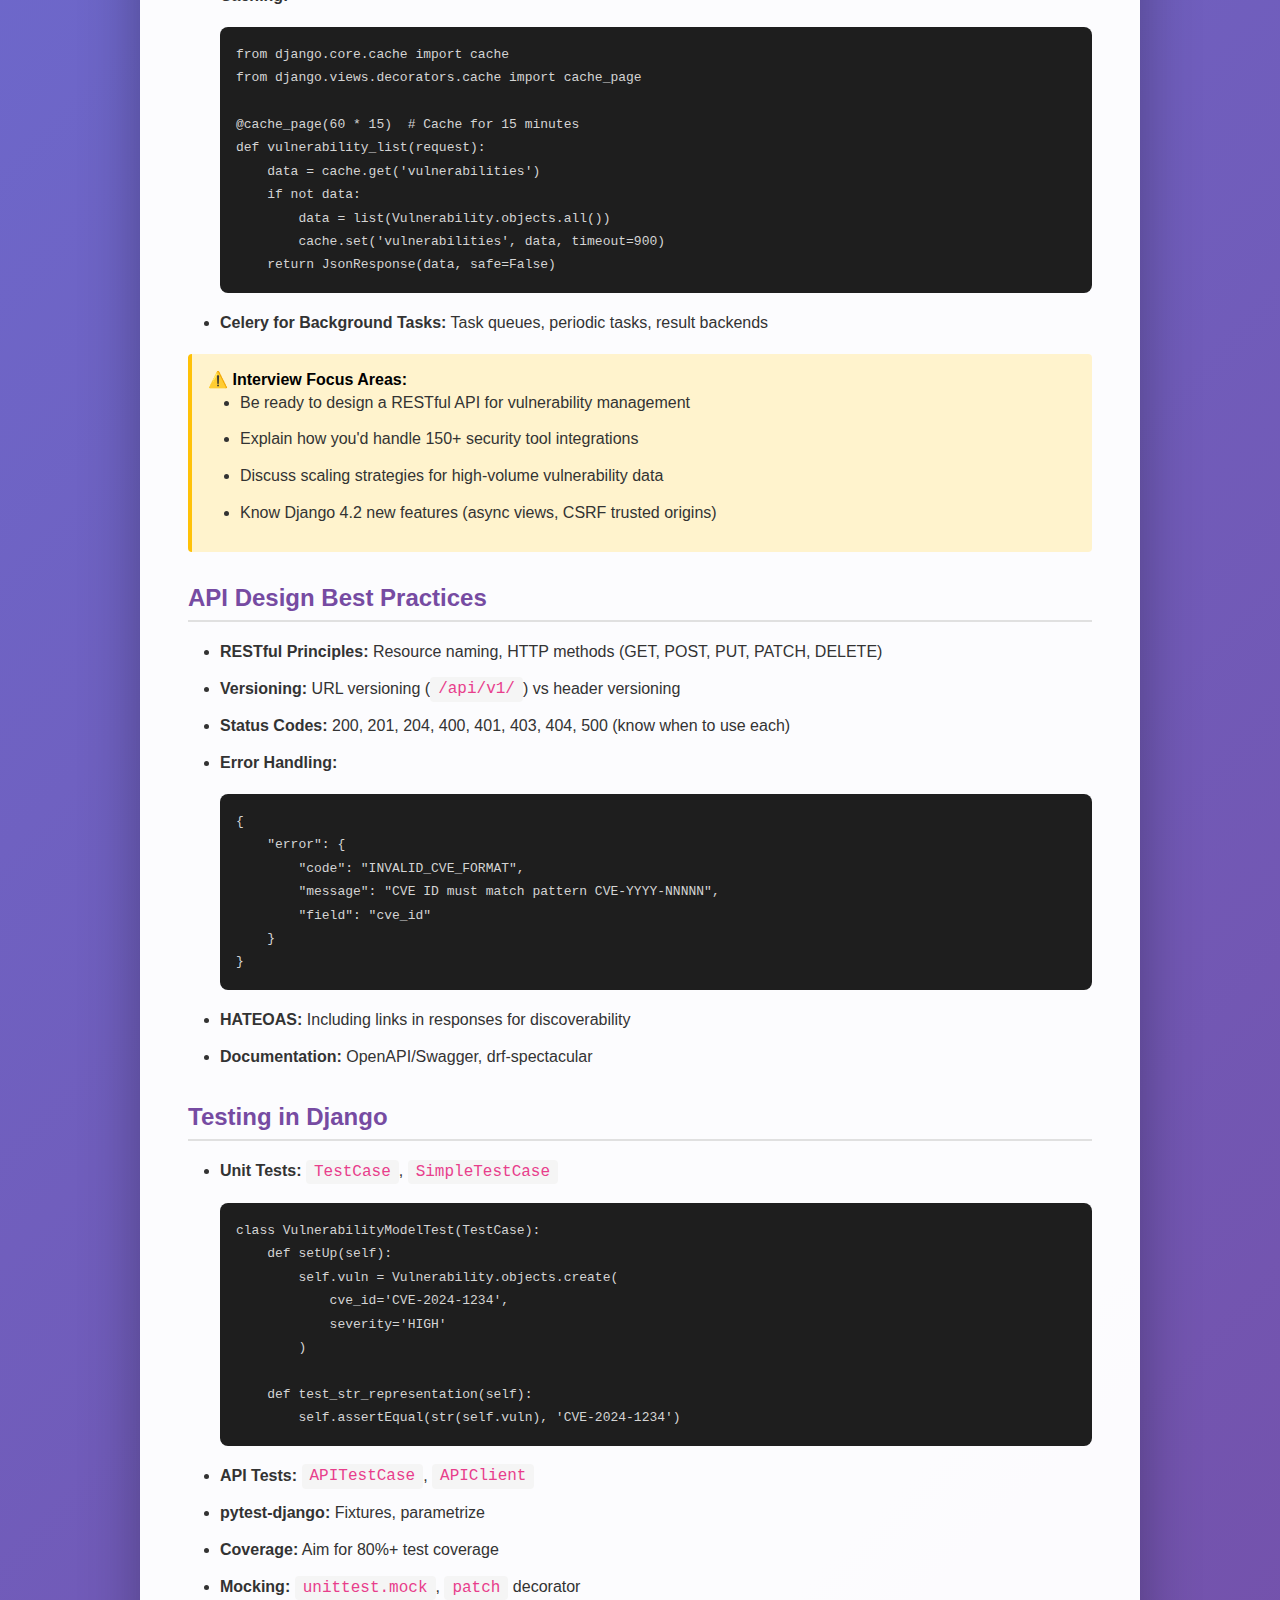
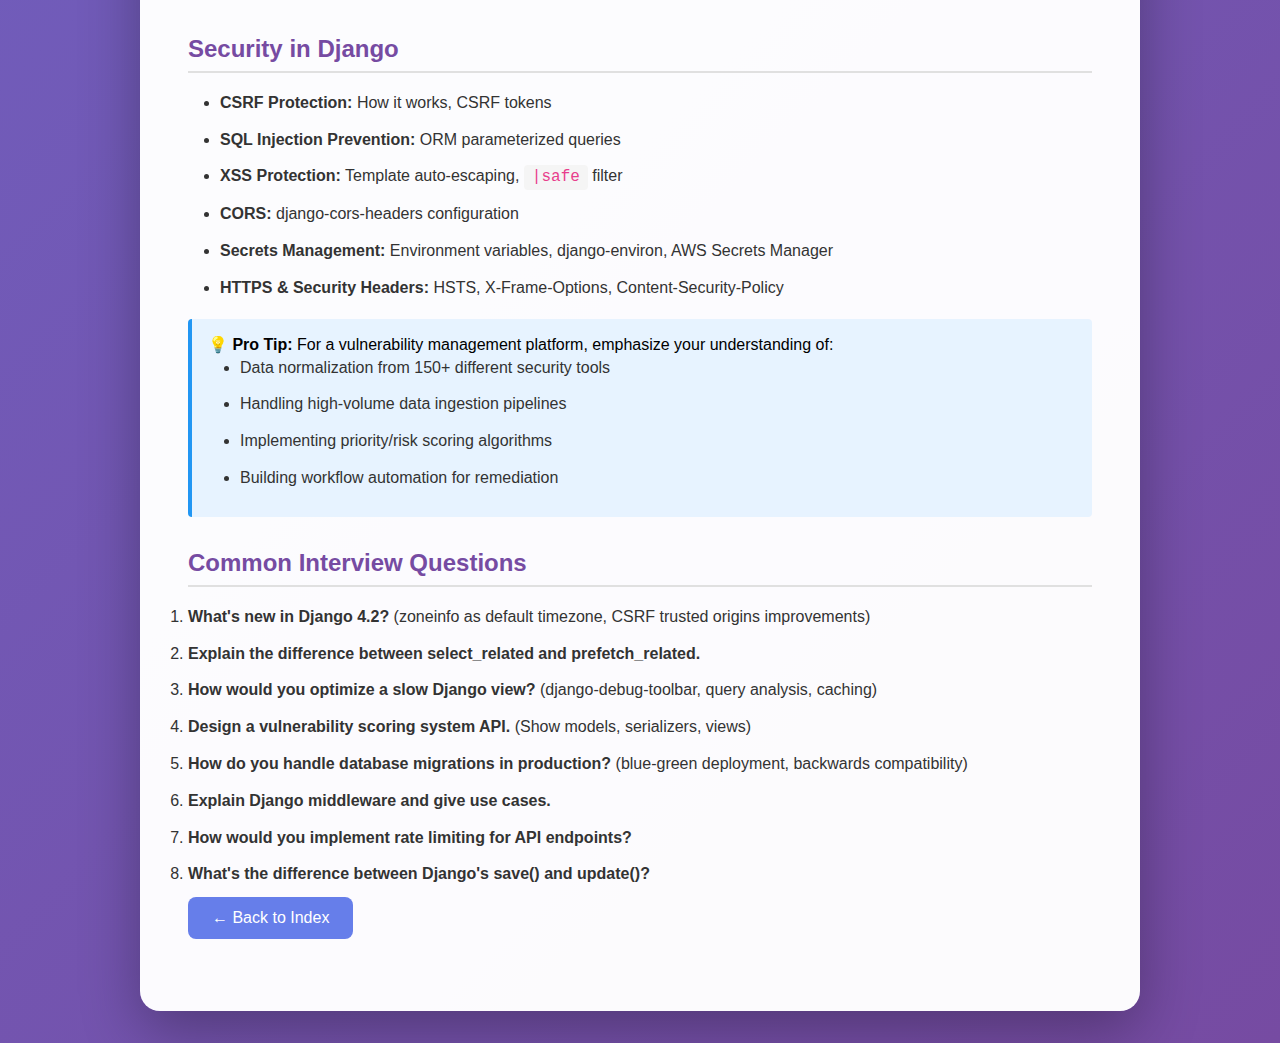
<file: interview-guide/01-backend.html>
<!DOCTYPE html>
<html lang="en">

<head>
    <meta charset="UTF-8">
    <meta name="viewport" content="width=device-width, initial-scale=1.0">
    <title>Backend Development - Interview Guide</title>
    <style>
        * {
            margin: 0;
            padding: 0;
            box-sizing: border-box;
        }

        body {
            font-family: 'Segoe UI', Tahoma, Geneva, Verdana, sans-serif;
            background: linear-gradient(135deg, #667eea 0%, #764ba2 100%);
            min-height: 100vh;
            padding: 2rem;
        }

        .container {
            max-width: 1000px;
            margin: 0 auto;
            background: rgba(255, 255, 255, 0.98);
            border-radius: 20px;
            padding: 3rem;
            box-shadow: 0 20px 60px rgba(0, 0, 0, 0.3);
        }

        h1 {
            color: #667eea;
            margin-bottom: 1rem;
            font-size: 2rem;
        }

        h2 {
            color: #764ba2;
            margin: 2rem 0 1rem;
            font-size: 1.5rem;
            border-bottom: 2px solid #e0e0e0;
            padding-bottom: 0.5rem;
        }

        h3 {
            color: #667eea;
            margin: 1.5rem 0 0.5rem;
            font-size: 1.2rem;
        }

        p,
        li {
            line-height: 1.8;
            color: #333;
            margin-bottom: 0.5rem;
        }

        ul {
            margin-left: 2rem;
        }

        code {
            background: #f5f5f5;
            padding: 0.2rem 0.5rem;
            border-radius: 4px;
            font-family: 'Courier New', monospace;
            color: #e83e8c;
        }

        pre {
            background: #1e1e1e;
            color: #d4d4d4;
            padding: 1rem;
            border-radius: 8px;
            overflow-x: auto;
            margin: 1rem 0;
        }

        .back-btn {
            display: inline-block;
            background: #667eea;
            color: white;
            padding: 0.75rem 1.5rem;
            border-radius: 8px;
            text-decoration: none;
            margin-bottom: 1.5rem;
        }

        .back-btn:hover {
            background: #764ba2;
        }

        .tip {
            background: #e7f3ff;
            border-left: 4px solid #2196F3;
            padding: 1rem;
            margin: 1rem 0;
            border-radius: 4px;
        }

        .important {
            background: #fff3cd;
            border-left: 4px solid #ffc107;
            padding: 1rem;
            margin: 1rem 0;
            border-radius: 4px;
        }
    </style>
</head>

<body>
    <div class="container">
        <a href="index.html" class="back-btn">← Back to Index</a>

        <h1>🐍 Backend Development: Python & Django</h1>

        <h2>Python Fundamentals (Review for 5+ Years)</h2>

        <h3>Core Concepts</h3>
        <ul>
            <li><strong>Data Structures:</strong> Lists, Tuples, Sets, Dictionaries, deque, defaultdict, Counter</li>
            <li><strong>List Comprehensions & Generator Expressions:</strong>
                <pre>squares = [x**2 for x in range(10)]
gen = (x**2 for x in range(10))  # Memory efficient</pre>
            </li>
            <li><strong>Decorators:</strong> Function and class decorators, @property, @staticmethod, @classmethod
                <pre>def timing_decorator(func):
    def wrapper(*args, **kwargs):
        start = time.time()
        result = func(*args, **kwargs)
        print(f"{func.__name__} took {time.time()-start}s")
        return result
    return wrapper</pre>
            </li>
            <li><strong>Context Managers:</strong> <code>with</code> statement, <code>__enter__</code> and
                <code>__exit__</code></li>
            <li><strong>Iterators & Generators:</strong> <code>yield</code>, <code>__iter__</code>,
                <code>__next__</code></li>
            <li><strong>Async/Await:</strong> asyncio, coroutines, event loops (important for scalable systems)</li>
        </ul>

        <h3>Advanced Python Topics</h3>
        <ul>
            <li><strong>Memory Management:</strong> Reference counting, garbage collection, <code>__del__</code></li>
            <li><strong>Metaclasses:</strong> Class creation, <code>type()</code>, <code>__new__</code> vs
                <code>__init__</code></li>
            <li><strong>Type Hints:</strong> <code>typing</code> module, Generic types, Protocol
                <pre>from typing import List, Dict, Optional, Union

def process_data(items: List[Dict[str, str]]) -> Optional[str]:
    return items[0].get('name') if items else None</pre>
            </li>
            <li><strong>Concurrency:</strong>
                <ul>
                    <li>Threading (GIL limitations)</li>
                    <li>Multiprocessing for CPU-bound tasks</li>
                    <li>AsyncIO for I/O-bound tasks</li>
                </ul>
            </li>
        </ul>

        <h2>Django 4.2 Framework</h2>

        <h3>Core Architecture (Must Know in Detail)</h3>
        <ul>
            <li><strong>MVT Pattern:</strong> Model-View-Template (explain how it differs from MVC)</li>
            <li><strong>Request-Response Cycle:</strong>
                <ol>
                    <li>URL routing (URLconf)</li>
                    <li>Middleware processing</li>
                    <li>View execution</li>
                    <li>Template rendering or JSON response</li>
                </ol>
            </li>
            <li><strong>Django ORM:</strong>
                <pre># QuerySet optimization
users = User.objects.select_related('profile').prefetch_related('posts')
# Prevents N+1 queries

# Aggregation
from django.db.models import Count, Avg
Post.objects.aggregate(avg_likes=Avg('likes'))

# F expressions for database-level operations
from django.db.models import F
Product.objects.update(price=F('price') * 1.1)</pre>
            </li>
            <li><strong>Migrations:</strong> Schema changes, data migrations, squashing migrations</li>
        </ul>

        <h3>Django REST Framework (DRF)</h3>
        <ul>
            <li><strong>Serializers:</strong>
                <pre>class VulnerabilitySerializer(serializers.ModelSerializer):
    severity_display = serializers.CharField(source='get_severity_display', read_only=True)
    
    class Meta:
        model = Vulnerability
        fields = ['id', 'cve_id', 'severity', 'severity_display', 'description']
        read_only_fields = ['id', 'created_at']</pre>
            </li>
            <li><strong>ViewSets & Routers:</strong>
                <pre>class VulnerabilityViewSet(viewsets.ModelViewSet):
    queryset = Vulnerability.objects.all()
    serializer_class = VulnerabilitySerializer
    permission_classes = [IsAuthenticated]
    
    @action(detail=True, methods=['post'])
    def mark_resolved(self, request, pk=None):
        vulnerability = self.get_object()
        vulnerability.status = 'resolved'
        vulnerability.save()
        return Response({'status': 'vulnerability resolved'})</pre>
            </li>
            <li><strong>Authentication & Permissions:</strong>
                <ul>
                    <li>TokenAuthentication, SessionAuthentication, JWT</li>
                    <li>Custom permissions classes</li>
                    <li>Object-level permissions</li>
                </ul>
            </li>
            <li><strong>Pagination:</strong> PageNumberPagination, LimitOffsetPagination, CursorPagination</li>
            <li><strong>Filtering & Search:</strong> django-filter, SearchFilter, OrderingFilter</li>
            <li><strong>Throttling:</strong> Rate limiting for API endpoints</li>
        </ul>

        <h3>Performance Optimization</h3>
        <ul>
            <li><strong>Database Query Optimization:</strong>
                <ul>
                    <li><code>select_related()</code> for forward ForeignKey</li>
                    <li><code>prefetch_related()</code> for reverse ForeignKey and ManyToMany</li>
                    <li><code>only()</code> and <code>defer()</code> for field selection</li>
                    <li><code>iterator()</code> for large querysets</li>
                    <li>Database indexes on frequently queried fields</li>
                </ul>
            </li>
            <li><strong>Caching:</strong>
                <pre>from django.core.cache import cache
from django.views.decorators.cache import cache_page

@cache_page(60 * 15)  # Cache for 15 minutes
def vulnerability_list(request):
    data = cache.get('vulnerabilities')
    if not data:
        data = list(Vulnerability.objects.all())
        cache.set('vulnerabilities', data, timeout=900)
    return JsonResponse(data, safe=False)</pre>
            </li>
            <li><strong>Celery for Background Tasks:</strong> Task queues, periodic tasks, result backends</li>
        </ul>

        <div class="important">
            <strong>⚠️ Interview Focus Areas:</strong>
            <ul>
                <li>Be ready to design a RESTful API for vulnerability management</li>
                <li>Explain how you'd handle 150+ security tool integrations</li>
                <li>Discuss scaling strategies for high-volume vulnerability data</li>
                <li>Know Django 4.2 new features (async views, CSRF trusted origins)</li>
            </ul>
        </div>

        <h2>API Design Best Practices</h2>
        <ul>
            <li><strong>RESTful Principles:</strong> Resource naming, HTTP methods (GET, POST, PUT, PATCH, DELETE)</li>
            <li><strong>Versioning:</strong> URL versioning (<code>/api/v1/</code>) vs header versioning</li>
            <li><strong>Status Codes:</strong> 200, 201, 204, 400, 401, 403, 404, 500 (know when to use each)</li>
            <li><strong>Error Handling:</strong>
                <pre>{
    "error": {
        "code": "INVALID_CVE_FORMAT", 
        "message": "CVE ID must match pattern CVE-YYYY-NNNNN",
        "field": "cve_id"
    }
}</pre>
            </li>
            <li><strong>HATEOAS:</strong> Including links in responses for discoverability</li>
            <li><strong>Documentation:</strong> OpenAPI/Swagger, drf-spectacular</li>
        </ul>

        <h2>Testing in Django</h2>
        <ul>
            <li><strong>Unit Tests:</strong> <code>TestCase</code>, <code>SimpleTestCase</code>
                <pre>class VulnerabilityModelTest(TestCase):
    def setUp(self):
        self.vuln = Vulnerability.objects.create(
            cve_id='CVE-2024-1234',
            severity='HIGH'
        )
    
    def test_str_representation(self):
        self.assertEqual(str(self.vuln), 'CVE-2024-1234')</pre>
            </li>
            <li><strong>API Tests:</strong> <code>APITestCase</code>, <code>APIClient</code></li>
            <li><strong>pytest-django:</strong> Fixtures, parametrize</li>
            <li><strong>Coverage:</strong> Aim for 80%+ test coverage</li>
            <li><strong>Mocking:</strong> <code>unittest.mock</code>, <code>patch</code> decorator</li>
        </ul>

        <h2>Security in Django</h2>
        <ul>
            <li><strong>CSRF Protection:</strong> How it works, CSRF tokens</li>
            <li><strong>SQL Injection Prevention:</strong> ORM parameterized queries</li>
            <li><strong>XSS Protection:</strong> Template auto-escaping, <code>|safe</code> filter</li>
            <li><strong>CORS:</strong> django-cors-headers configuration</li>
            <li><strong>Secrets Management:</strong> Environment variables, django-environ, AWS Secrets Manager</li>
            <li><strong>HTTPS & Security Headers:</strong> HSTS, X-Frame-Options, Content-Security-Policy</li>
        </ul>

        <div class="tip">
            <strong>💡 Pro Tip:</strong> For a vulnerability management platform, emphasize your understanding of:
            <ul>
                <li>Data normalization from 150+ different security tools</li>
                <li>Handling high-volume data ingestion pipelines</li>
                <li>Implementing priority/risk scoring algorithms</li>
                <li>Building workflow automation for remediation</li>
            </ul>
        </div>

        <h2>Common Interview Questions</h2>
        <ol>
            <li><strong>What's new in Django 4.2?</strong> (zoneinfo as default timezone, CSRF trusted origins
                improvements)</li>
            <li><strong>Explain the difference between select_related and prefetch_related.</strong></li>
            <li><strong>How would you optimize a slow Django view?</strong> (django-debug-toolbar, query analysis,
                caching)</li>
            <li><strong>Design a vulnerability scoring system API.</strong> (Show models, serializers, views)</li>
            <li><strong>How do you handle database migrations in production?</strong> (blue-green deployment, backwards
                compatibility)</li>
            <li><strong>Explain Django middleware and give use cases.</strong></li>
            <li><strong>How would you implement rate limiting for API endpoints?</strong></li>
            <li><strong>What's the difference between Django's save() and update()?</strong></li>
        </ol>

        <a href="index.html" class="back-btn">← Back to Index</a>
    </div>
</body>

</html>
</file>
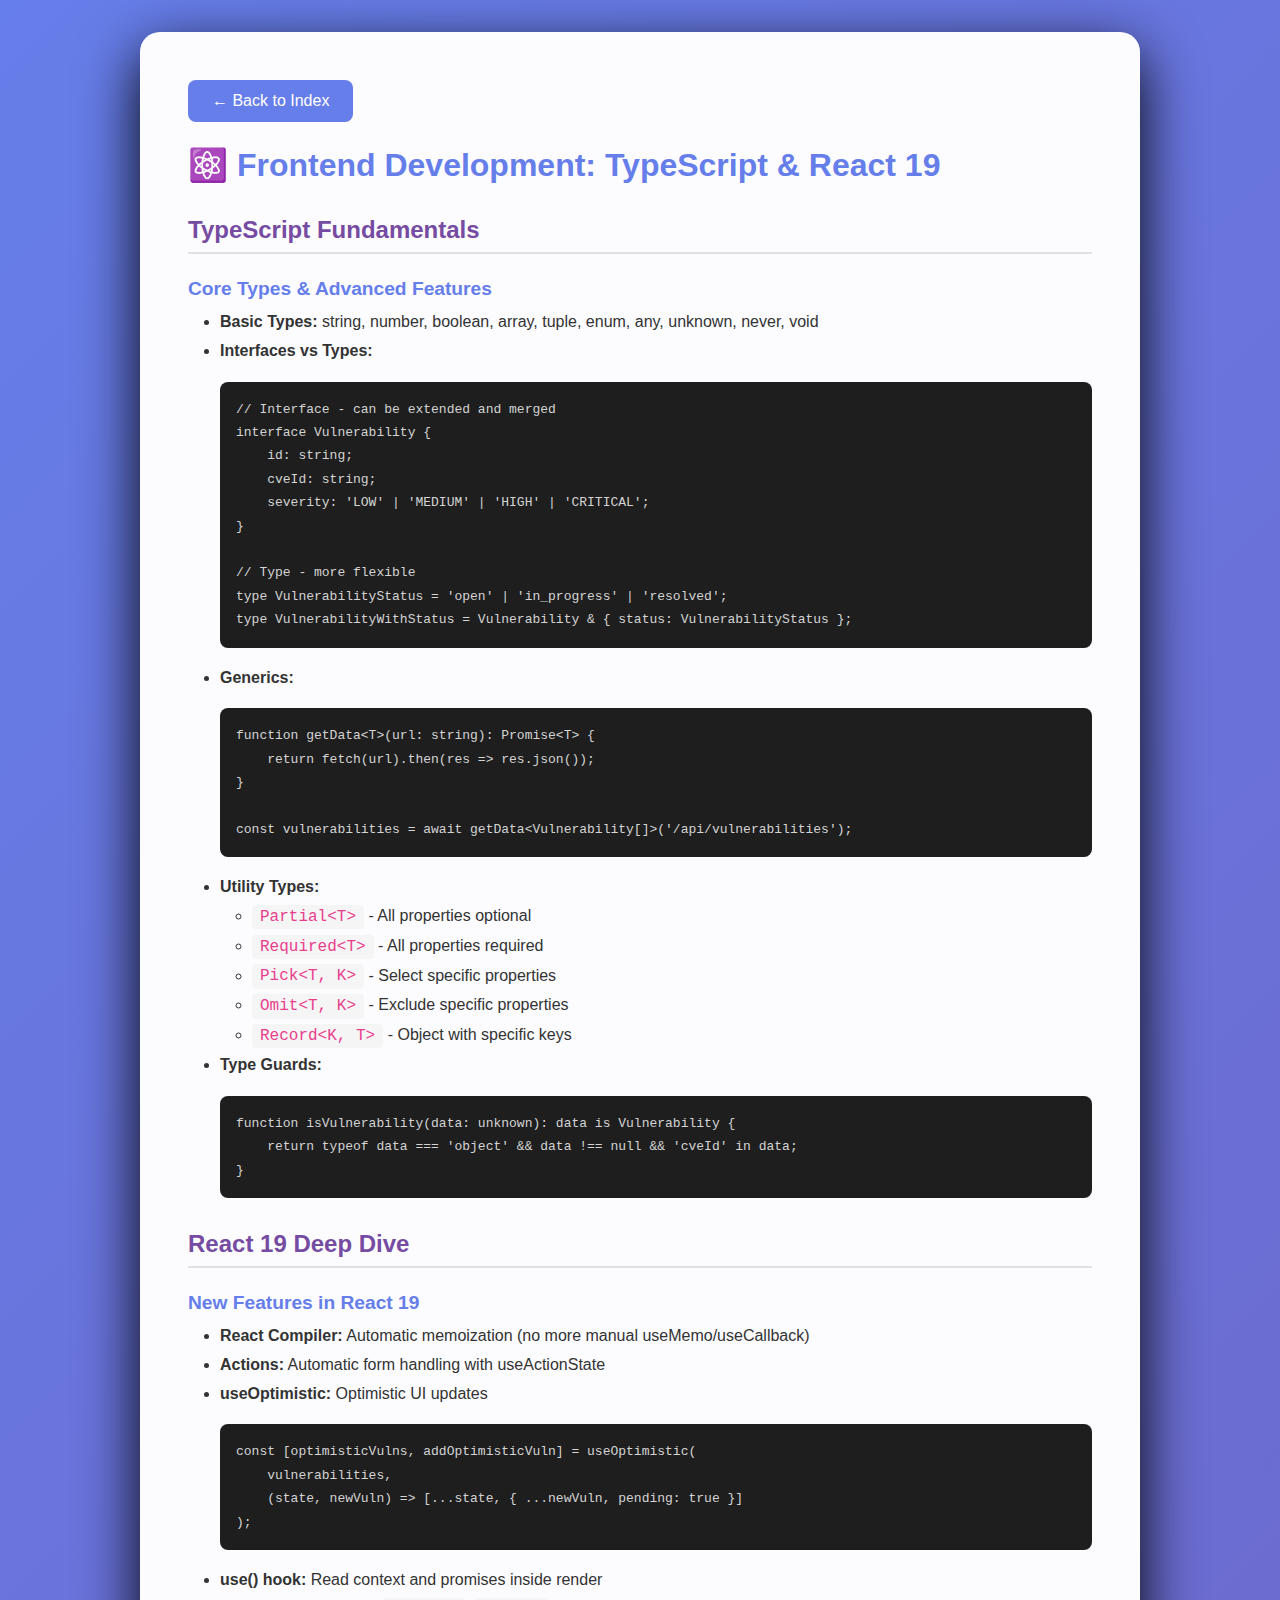
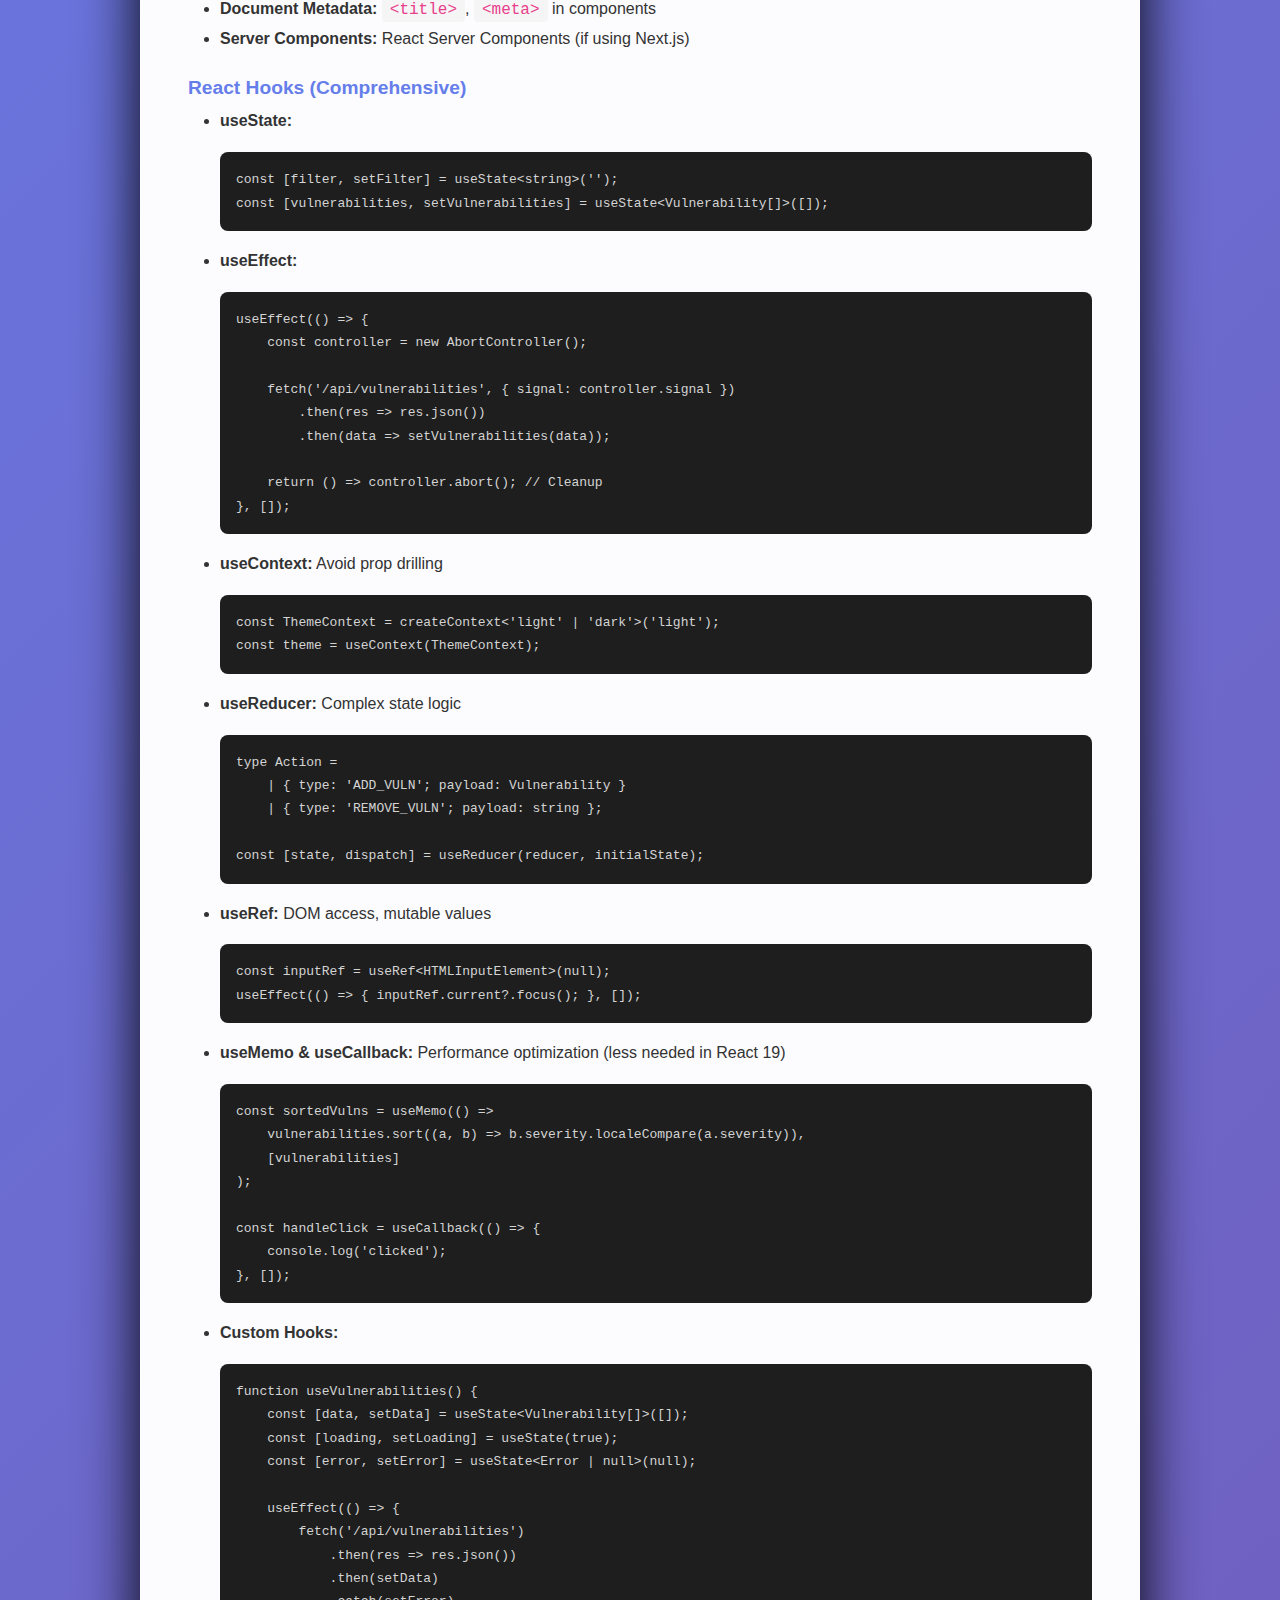
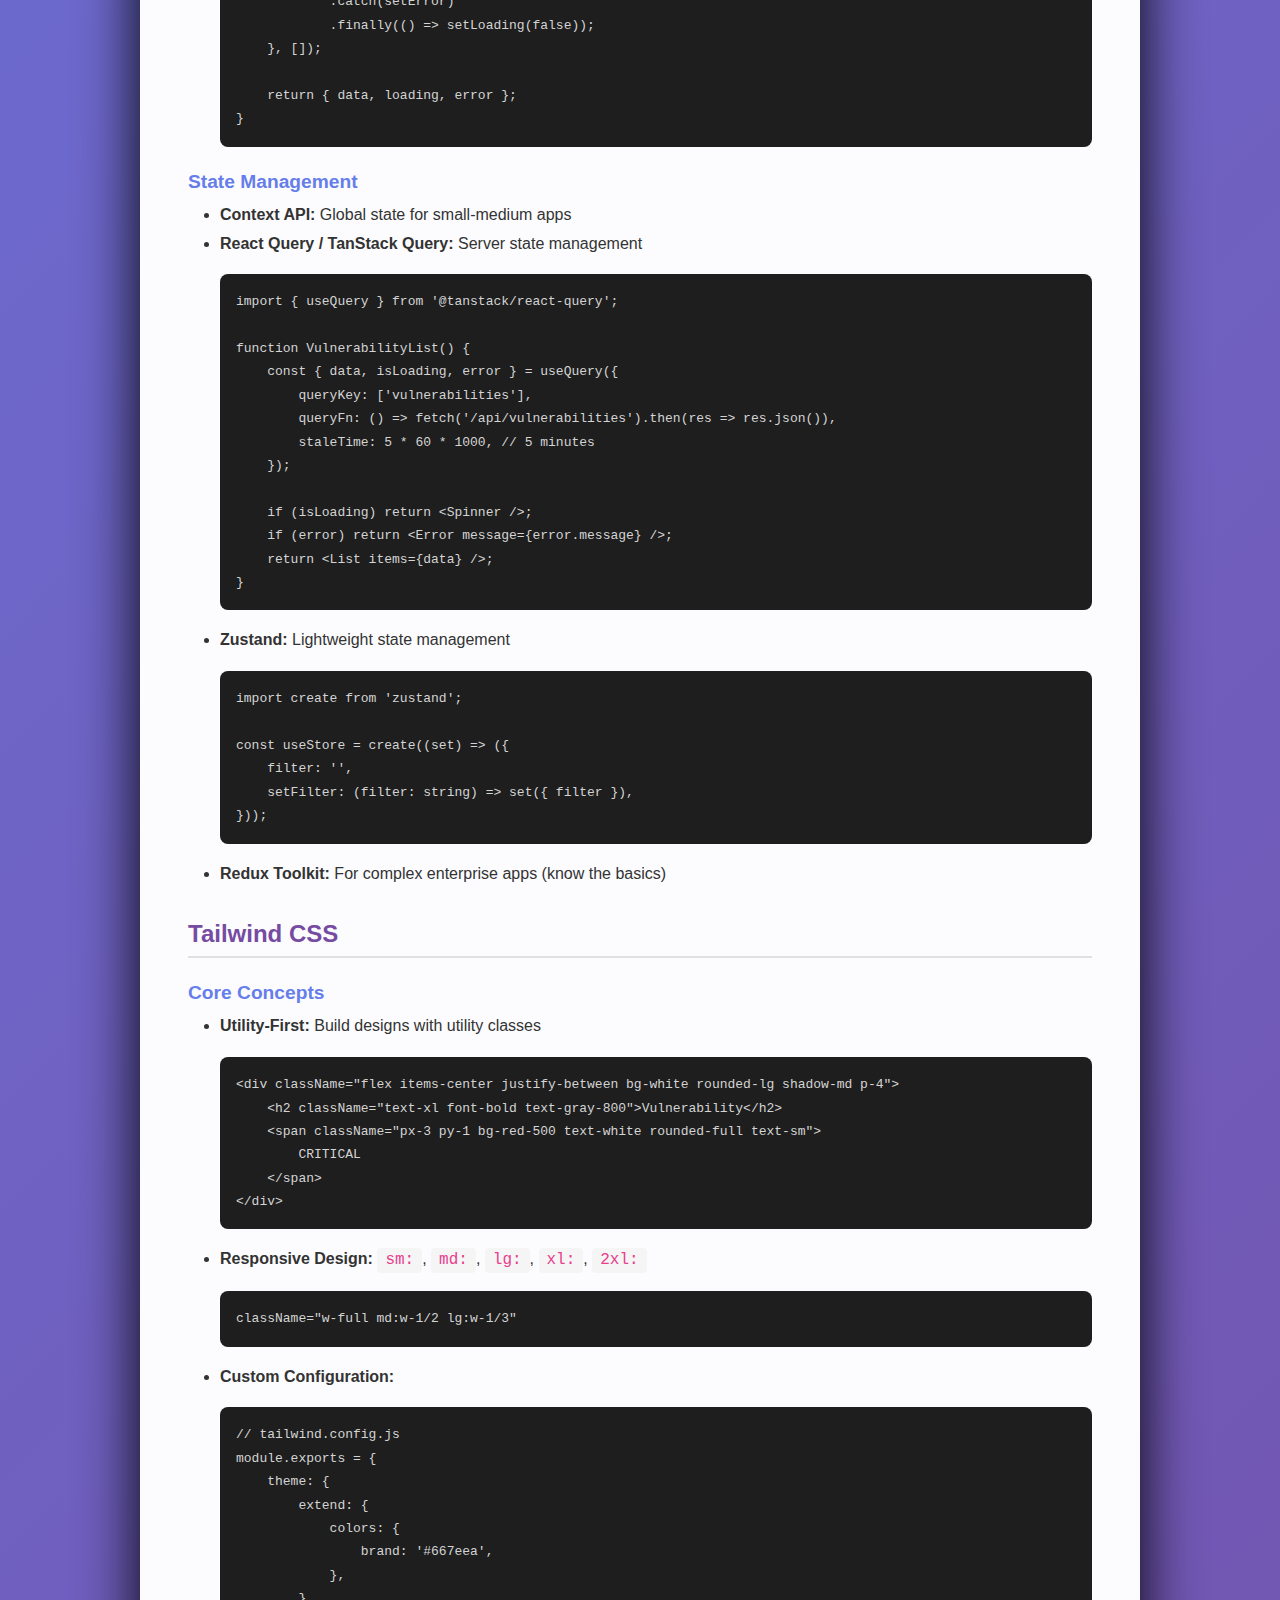
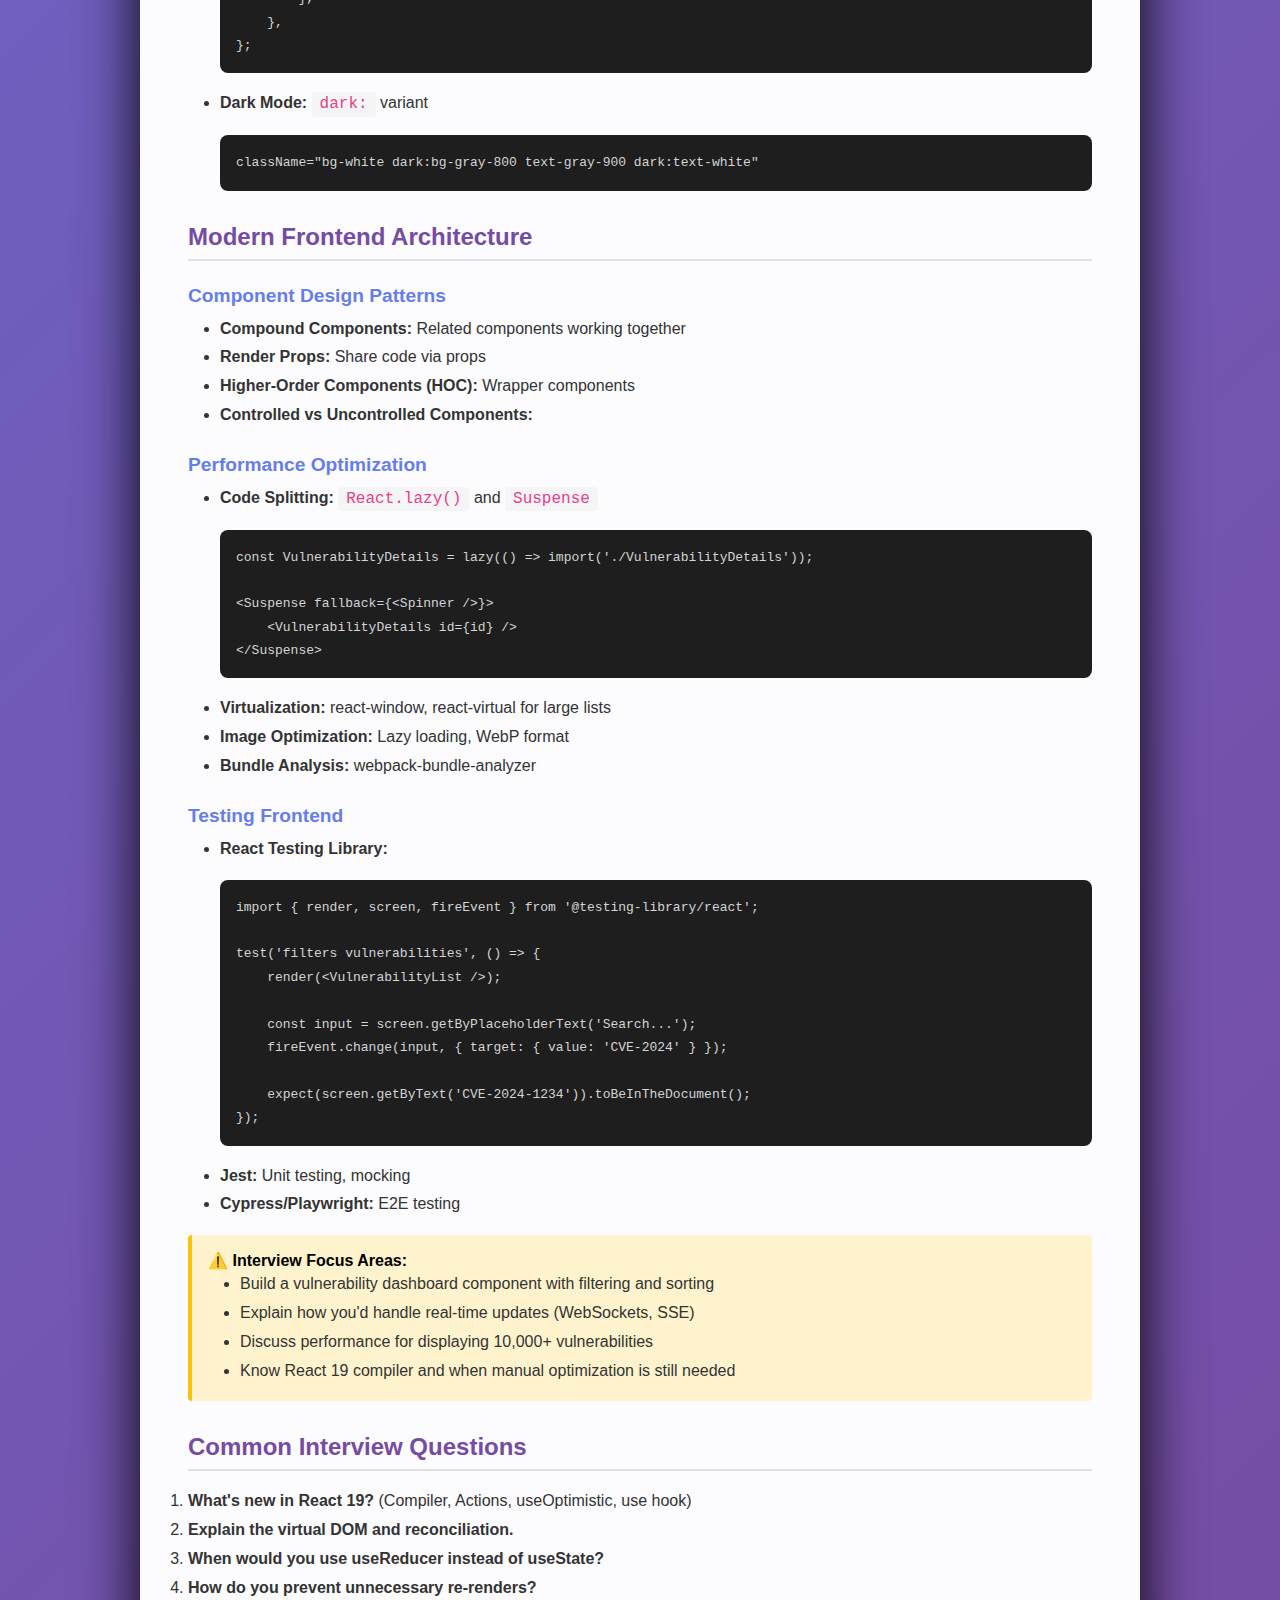
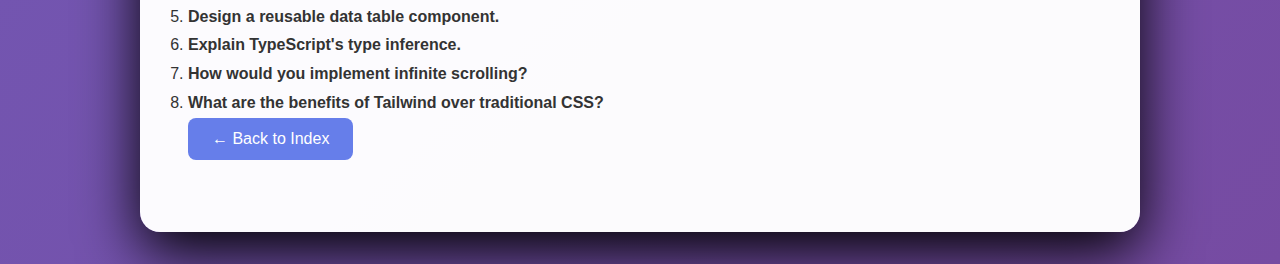
<file: interview-guide/02-frontend.html>
<!DOCTYPE html>
<html lang="en">

<head>
    <meta charset="UTF-8">
    <meta name="viewport" content="width=device-width, initial-scale=1.0">
    <title>Frontend Development - Interview Guide</title>
    <style>
        * {
            margin: 0;
            padding: 0;
            box-sizing: border-box;
        }

        body {
            font-family: 'Segoe UI', Tahoma, Geneva, Verdana, sans-serif;
            background: linear-gradient(135deg, #667eea 0%, #764ba2 100%);
            min-height: 100vh;
            padding: 2rem;
        }

        .container {
            max-width: 1000px;
            margin: 0 auto;
            background: rgba(255, 255, 255, 0.98);
            border-radius: 20px;
            padding: 3rem;
            box-shadow: 0 20px 60px rgba(0, 0000, 0.3);
        }

        h1 {
            color: #667eea;
            margin-bottom: 1rem;
            font-size: 2rem;
        }

        h2 {
            color: #764ba2;
            margin: 2rem 0 1rem;
            font-size: 1.5rem;
            border-bottom: 2px solid #e0e0e0;
            padding-bottom: 0.5rem;
        }

        h3 {
            color: #667eea;
            margin: 1.5rem 0 0.5rem;
            font-size: 1.2rem;
        }

        p,
        li {
            line-height: 1.8;
            color: #333;
            margin-bottom: 0 .5rem;
        }

        ul {
            margin-left: 2rem;
        }

        code {
            background: #f5f5f5;
            padding: 0.2rem 0.5rem;
            border-radius: 4px;
            font-family: 'Courier New', monospace;
            color: #e83e8c;
        }

        pre {
            background: #1e1e1e;
            color: #d4d4d4;
            padding: 1rem;
            border-radius: 8px;
            overflow-x: auto;
            margin: 1rem 0;
        }

        .back-btn {
            display: inline-block;
            background: #667eea;
            color: white;
            padding: 0.75rem 1.5rem;
            border-radius: 8px;
            text-decoration: none;
            margin-bottom: 1.5rem;
        }

        .back-btn:hover {
            background: #764ba2;
        }

        .tip {
            background: #e7f3ff;
            border-left: 4px solid #2196F3;
            padding: 1rem;
            margin: 1rem 0;
            border-radius: 4px;
        }

        .important {
            background: #fff3cd;
            border-left: 4px solid #ffc107;
            padding: 1rem;
            margin: 1rem 0;
            border-radius: 4px;
        }
    </style>
</head>

<body>
    <div class="container">
        <a href="index.html" class="back-btn">← Back to Index</a>

        <h1>⚛️ Frontend Development: TypeScript & React 19</h1>

        <h2>TypeScript Fundamentals</h2>

        <h3>Core Types & Advanced Features</h3>
        <ul>
            <li><strong>Basic Types:</strong> string, number, boolean, array, tuple, enum, any, unknown, never, void
            </li>
            <li><strong>Interfaces vs Types:</strong>
                <pre>// Interface - can be extended and merged
interface Vulnerability {
    id: string;
    cveId: string;
    severity: 'LOW' | 'MEDIUM' | 'HIGH' | 'CRITICAL';
}

// Type - more flexible
type VulnerabilityStatus = 'open' | 'in_progress' | 'resolved';
type VulnerabilityWithStatus = Vulnerability & { status: VulnerabilityStatus };</pre>
            </li>
            <li><strong>Generics:</strong>
                <pre>function getData&lt;T&gt;(url: string): Promise&lt;T&gt; {
    return fetch(url).then(res => res.json());
}

const vulnerabilities = await getData&lt;Vulnerability[]&gt;('/api/vulnerabilities');</pre>
            </li>
            <li><strong>Utility Types:</strong>
                <ul>
                    <li><code>Partial&lt;T&gt;</code> - All properties optional</li>
                    <li><code>Required&lt;T&gt;</code> - All properties required</li>
                    <li><code>Pick&lt;T, K&gt;</code> - Select specific properties</li>
                    <li><code>Omit&lt;T, K&gt;</code> - Exclude specific properties</li>
                    <li><code>Record&lt;K, T&gt;</code> - Object with specific keys</li>
                </ul>
            </li>
            <li><strong>Type Guards:</strong>
                <pre>function isVulnerability(data: unknown): data is Vulnerability {
    return typeof data === 'object' && data !== null && 'cveId' in data;
}</pre>
            </li>
        </ul>

        <h2>React 19 Deep Dive</h2>

        <h3>New Features in React 19</h3>
        <ul>
            <li><strong>React Compiler:</strong> Automatic memoization (no more manual useMemo/useCallback)</li>
            <li><strong>Actions:</strong> Automatic form handling with useActionState</li>
            <li><strong>useOptimistic:</strong> Optimistic UI updates
                <pre>const [optimisticVulns, addOptimisticVuln] = useOptimistic(
    vulnerabilities,
    (state, newVuln) => [...state, { ...newVuln, pending: true }]
);</pre>
            </li>
            <li><strong>use() hook:</strong> Read context and promises inside render</li>
            <li><strong>Document Metadata:</strong> <code>&lt;title&gt;</code>, <code>&lt;meta&gt;</code> in components
            </li>
            <li><strong>Server Components:</strong> React Server Components (if using Next.js)</li>
        </ul>

        <h3>React Hooks (Comprehensive)</h3>
        <ul>
            <li><strong>useState:</strong>
                <pre>const [filter, setFilter] = useState&lt;string&gt;('');
const [vulnerabilities, setVulnerabilities] = useState&lt;Vulnerability[]&gt;([]);</pre>
            </li>
            <li><strong>useEffect:</strong>
                <pre>useEffect(() => {
    const controller = new AbortController();
    
    fetch('/api/vulnerabilities', { signal: controller.signal })
        .then(res => res.json())
        .then(data => setVulnerabilities(data));
    
    return () => controller.abort(); // Cleanup
}, []);</pre>
            </li>
            <li><strong>useContext:</strong> Avoid prop drilling
                <pre>const ThemeContext = createContext&lt;'light' | 'dark'&gt;('light');
const theme = useContext(ThemeContext);</pre>
            </li>
            <li><strong>useReducer:</strong> Complex state logic
                <pre>type Action = 
    | { type: 'ADD_VULN'; payload: Vulnerability }
    | { type: 'REMOVE_VULN'; payload: string };

const [state, dispatch] = useReducer(reducer, initialState);</pre>
            </li>
            <li><strong>useRef:</strong> DOM access, mutable values
                <pre>const inputRef = useRef&lt;HTMLInputElement&gt;(null);
useEffect(() => { inputRef.current?.focus(); }, []);</pre>
            </li>
            <li><strong>useMemo & useCallback:</strong> Performance optimization (less needed in React 19)
                <pre>const sortedVulns = useMemo(() => 
    vulnerabilities.sort((a, b) => b.severity.localeCompare(a.severity)),
    [vulnerabilities]
);

const handleClick = useCallback(() => {
    console.log('clicked');
}, []);</pre>
            </li>
            <li><strong>Custom Hooks:</strong>
                <pre>function useVulnerabilities() {
    const [data, setData] = useState&lt;Vulnerability[]&gt;([]);
    const [loading, setLoading] = useState(true);
    const [error, setError] = useState&lt;Error | null&gt;(null);
    
    useEffect(() => {
        fetch('/api/vulnerabilities')
            .then(res => res.json())
            .then(setData)
            .catch(setError)
            .finally(() => setLoading(false));
    }, []);
    
    return { data, loading, error };
}</pre>
            </li>
        </ul>

        <h3>State Management</h3>
        <ul>
            <li><strong>Context API:</strong> Global state for small-medium apps</li>
            <li><strong>React Query / TanStack Query:</strong> Server state management
                <pre>import { useQuery } from '@tanstack/react-query';

function VulnerabilityList() {
    const { data, isLoading, error } = useQuery({
        queryKey: ['vulnerabilities'],
        queryFn: () => fetch('/api/vulnerabilities').then(res => res.json()),
        staleTime: 5 * 60 * 1000, // 5 minutes
    });
    
    if (isLoading) return &lt;Spinner /&gt;;
    if (error) return &lt;Error message={error.message} /&gt;;
    return &lt;List items={data} /&gt;;
}</pre>
            </li>
            <li><strong>Zustand:</strong> Lightweight state management
                <pre>import create from 'zustand';

const useStore = create((set) => ({
    filter: '',
    setFilter: (filter: string) => set({ filter }),
}));</pre>
            </li>
            <li><strong>Redux Toolkit:</strong> For complex enterprise apps (know the basics)</li>
        </ul>

        <h2>Tailwind CSS</h2>

        <h3>Core Concepts</h3>
        <ul>
            <li><strong>Utility-First:</strong> Build designs with utility classes
                <pre>&lt;div className="flex items-center justify-between bg-white rounded-lg shadow-md p-4"&gt;
    &lt;h2 className="text-xl font-bold text-gray-800"&gt;Vulnerability&lt;/h2&gt;
    &lt;span className="px-3 py-1 bg-red-500 text-white rounded-full text-sm"&gt;
        CRITICAL
    &lt;/span&gt;
&lt;/div&gt;</pre>
            </li>
            <li><strong>Responsive Design:</strong> <code>sm:</code>, <code>md:</code>, <code>lg:</code>,
                <code>xl:</code>, <code>2xl:</code>
                <pre>className="w-full md:w-1/2 lg:w-1/3"</pre>
            </li>
            <li><strong>Custom Configuration:</strong>
                <pre>// tailwind.config.js
module.exports = {
    theme: {
        extend: {
            colors: {
                brand: '#667eea',
            },
        },
    },
};</pre>
            </li>
            <li><strong>Dark Mode:</strong> <code>dark:</code> variant
                <pre>className="bg-white dark:bg-gray-800 text-gray-900 dark:text-white"</pre>
            </li>
        </ul>

        <h2>Modern Frontend Architecture</h2>

        <h3>Component Design Patterns</h3>
        <ul>
            <li><strong>Compound Components:</strong> Related components working together</li>
            <li><strong>Render Props:</strong> Share code via props</li>
            <li><strong>Higher-Order Components (HOC):</strong> Wrapper components</li>
            <li><strong>Controlled vs Uncontrolled Components:</strong></li>
        </ul>

        <h3>Performance Optimization</h3>
        <ul>
            <li><strong>Code Splitting:</strong> <code>React.lazy()</code> and <code>Suspense</code>
                <pre>const VulnerabilityDetails = lazy(() => import('./VulnerabilityDetails'));

&lt;Suspense fallback={&lt;Spinner /&gt;}&gt;
    &lt;VulnerabilityDetails id={id} /&gt;
&lt;/Suspense&gt;</pre>
            </li>
            <li><strong>Virtualization:</strong> react-window, react-virtual for large lists</li>
            <li><strong>Image Optimization:</strong> Lazy loading, WebP format</li>
            <li><strong>Bundle Analysis:</strong> webpack-bundle-analyzer</li>
        </ul>

        <h3>Testing Frontend</h3>
        <ul>
            <li><strong>React Testing Library:</strong>
                <pre>import { render, screen, fireEvent } from '@testing-library/react';

test('filters vulnerabilities', () => {
    render(&lt;VulnerabilityList /&gt;);
    
    const input = screen.getByPlaceholderText('Search...');
    fireEvent.change(input, { target: { value: 'CVE-2024' } });
    
    expect(screen.getByText('CVE-2024-1234')).toBeInTheDocument();
});</pre>
            </li>
            <li><strong>Jest:</strong> Unit testing, mocking</li>
            <li><strong>Cypress/Playwright:</strong> E2E testing</li>
        </ul>

        <div class="important">
            <strong>⚠️ Interview Focus Areas:</strong>
            <ul>
                <li>Build a vulnerability dashboard component with filtering and sorting</li>
                <li>Explain how you'd handle real-time updates (WebSockets, SSE)</li>
                <li>Discuss performance for displaying 10,000+ vulnerabilities</li>
                <li>Know React 19 compiler and when manual optimization is still needed</li>
            </ul>
        </div>

        <h2>Common Interview Questions</h2>
        <ol>
            <li><strong>What's new in React 19?</strong> (Compiler, Actions, useOptimistic, use hook)</li>
            <li><strong>Explain the virtual DOM and reconciliation.</strong></li>
            <li><strong>When would you use useReducer instead of useState?</strong></li>
            <li><strong>How do you prevent unnecessary re-renders?</strong></li>
            <li><strong>Design a reusable data table component.</strong></li>
            <li><strong>Explain TypeScript's type inference.</strong></li>
            <li><strong>How would you implement infinite scrolling?</strong></li>
            <li><strong>What are the benefits of Tailwind over traditional CSS?</strong></li>
        </ol>

        <a href="index.html" class="back-btn">← Back to Index</a>
    </div>
</body>

</html>
</file>
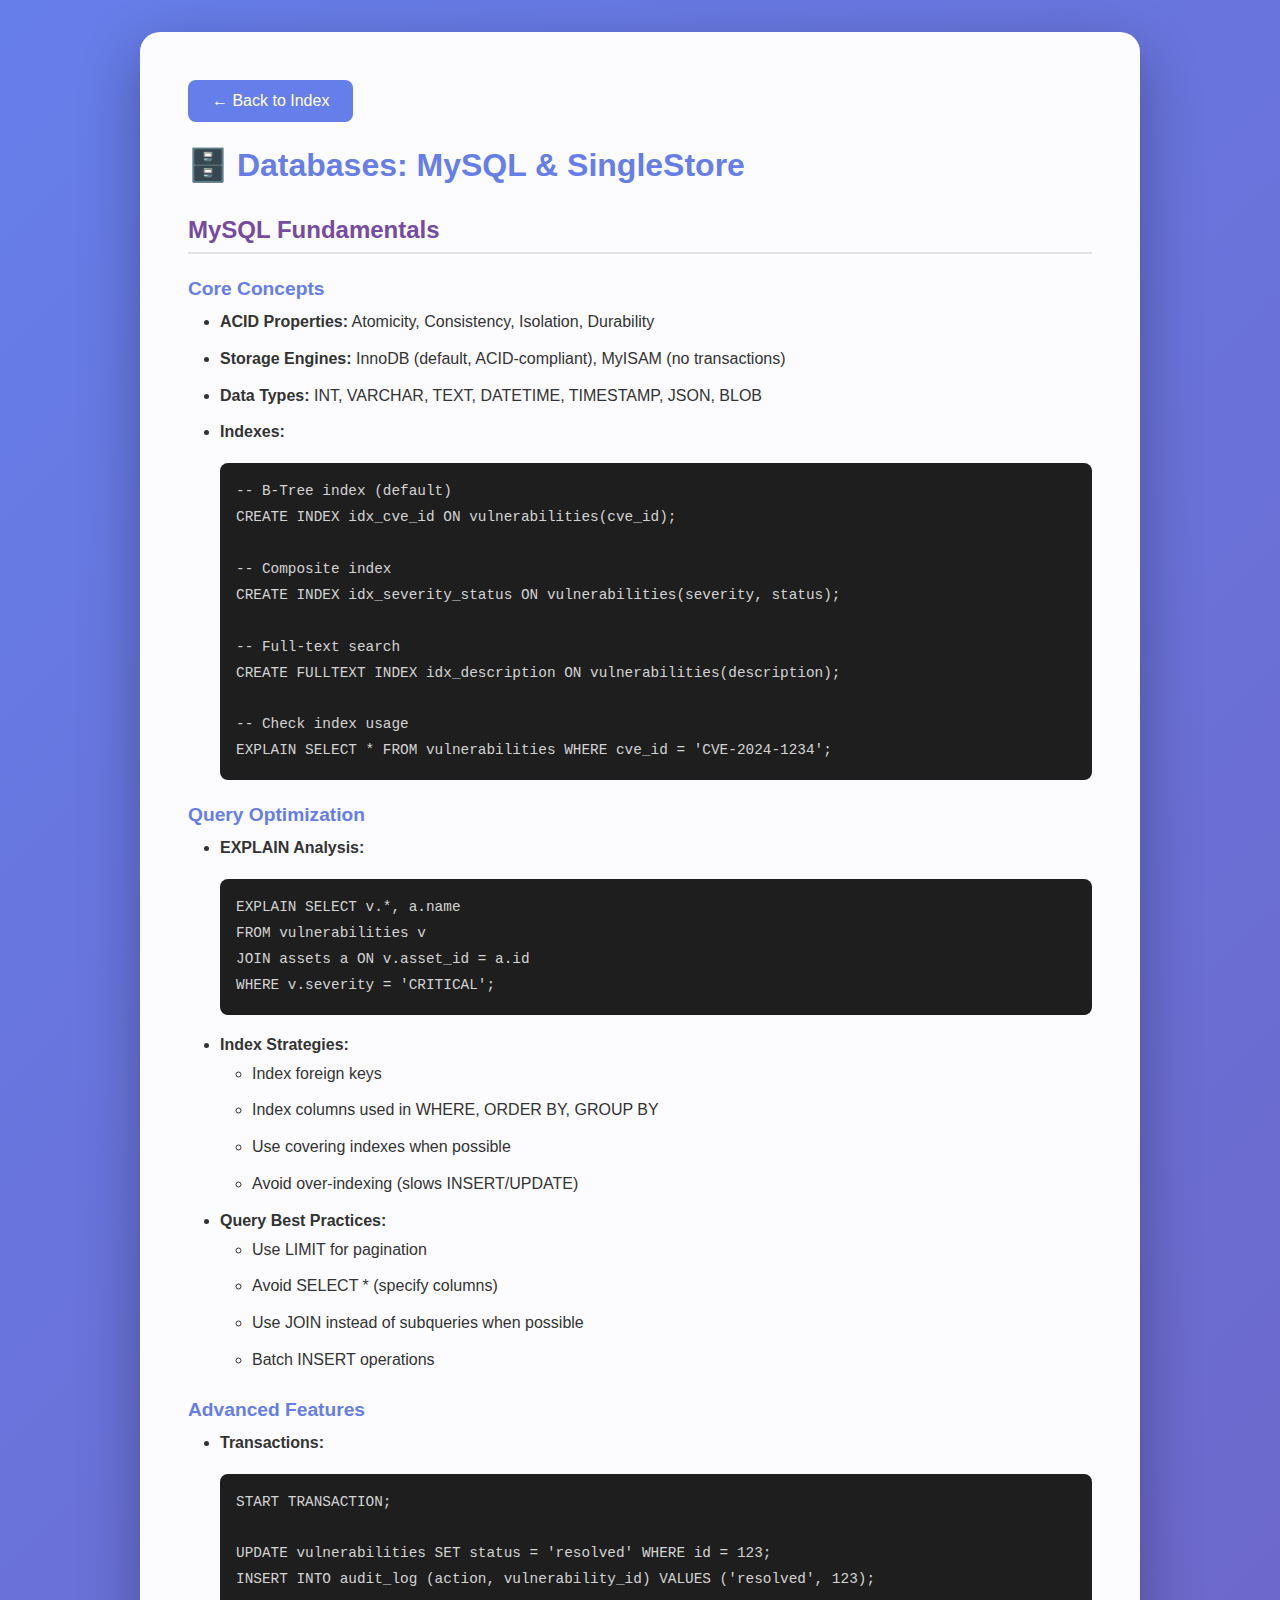
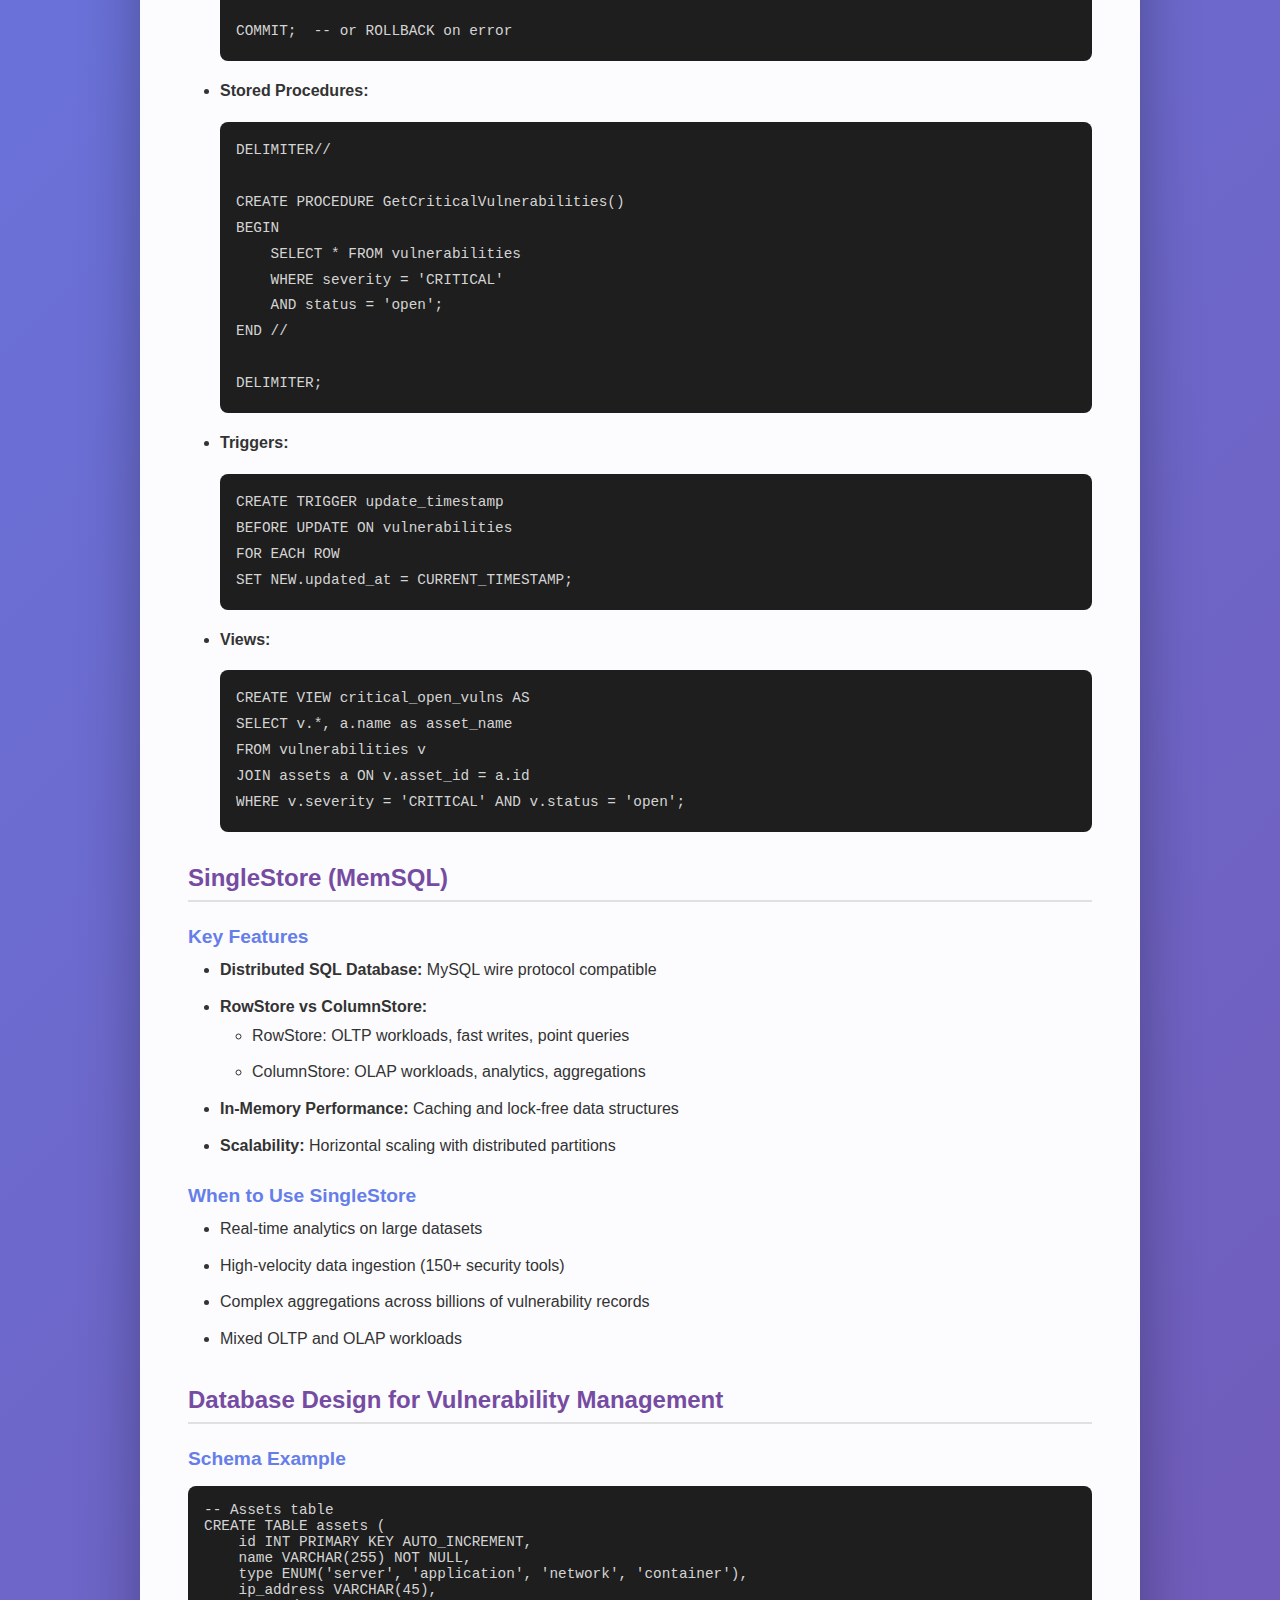
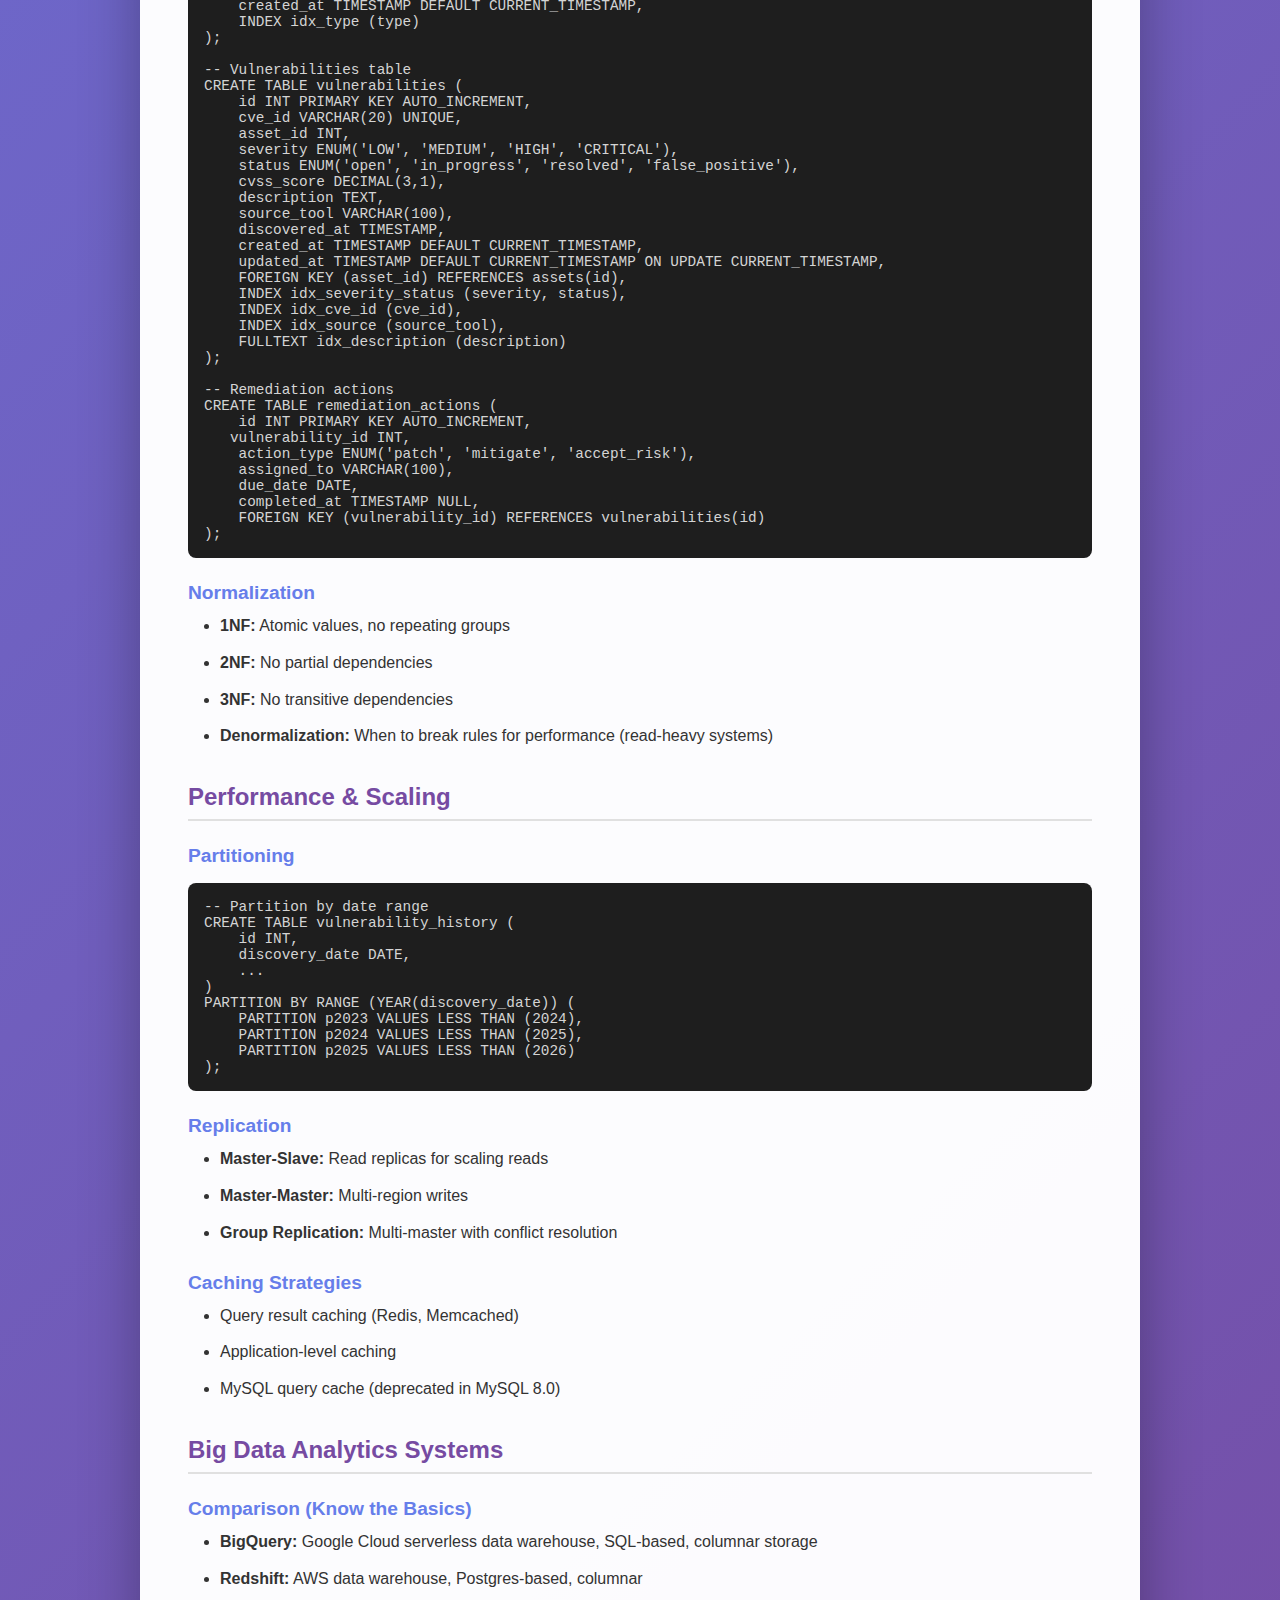
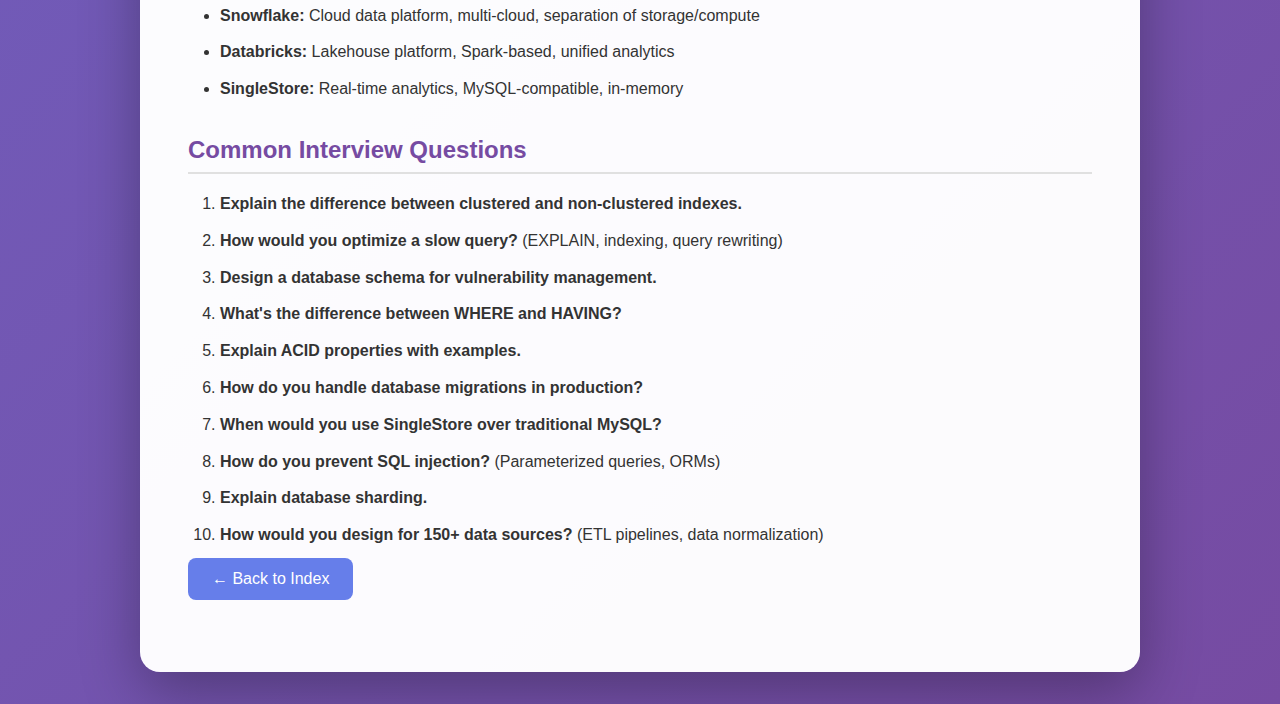
<file: interview-guide/03-databases.html>
<!DOCTYPE html>
<html lang="en">

<head>
    <meta charset="UTF-8">
    <meta name="viewport" content="width=device-width, initial-scale=1.0">
    <title>Databases - Interview Guide</title>
    <style>
        * {
            margin: 0;
            padding: 0;
            box-sizing: border-box;
        }

        body {
            font-family: 'Segoe UI', Tahoma, Geneva, Verdana, sans-serif;
            background: linear-gradient(135deg, #667eea 0%, #764ba2 100%);
            min-height: 100vh;
            padding: 2rem;
        }

        .container {
            max-width: 1000px;
            margin: 0 auto;
            background: rgba(255, 255, 255, 0.98);
            border-radius: 20px;
            padding: 3rem;
            box-shadow: 0 20px 60px rgba(0, 0, 0, 0.3);
        }

        h1 {
            color: #667eea;
            margin-bottom: 1rem;
            font-size: 2rem;
        }

        h2 {
            color: #764ba2;
            margin: 2rem 0 1rem;
            font-size: 1.5rem;
            border-bottom: 2px solid #e0e0e0;
            padding-bottom: 0.5rem;
        }

        h3 {
            color: #667eea;
            margin: 1.5rem 0 0.5rem;
            font-size: 1.2rem;
        }

        p,
        li {
            line-height: 1.8;
            color: #333;
            margin-bottom: 0.5rem;
        }

        ul,
        ol {
            margin-left: 2rem;
        }

        code {
            background: #f5f5f5;
            padding: 0.2rem 0.5rem;
            border-radius: 4px;
            font-family: 'Courier New', monospace;
            color: #e83e8c;
        }

        pre {
            background: #1e1e1e;
            color: #d4d4d4;
            padding: 1rem;
            border-radius: 8px;
            overflow-x: auto;
            margin: 1rem 0;
            font-size: 0.9rem;
        }

        .back-btn {
            display: inline-block;
            background: #667eea;
            color: white;
            padding: 0.75rem 1.5rem;
            border-radius: 8px;
            text-decoration: none;
            margin-bottom: 1.5rem;
        }

        .back-btn:hover {
            background: #764ba2;
        }

        .tip {
            background: #e7f3ff;
            border-left: 4px solid #2196F3;
            padding: 1rem;
            margin: 1rem 0;
            border-radius: 4px;
        }
    </style>
</head>

<body>
    <div class="container">
        <a href="index.html" class="back-btn">← Back to Index</a>

        <h1>🗄️ Databases: MySQL & SingleStore</h1>

        <h2>MySQL Fundamentals</h2>

        <h3>Core Concepts</h3>
        <ul>
            <li><strong>ACID Properties:</strong> Atomicity, Consistency, Isolation, Durability</li>
            <li><strong>Storage Engines:</strong> InnoDB (default, ACID-compliant), MyISAM (no transactions)</li>
            <li><strong>Data Types:</strong> INT, VARCHAR, TEXT, DATETIME, TIMESTAMP, JSON, BLOB</li>
            <li><strong>Indexes:</strong>
                <pre>-- B-Tree index (default)
CREATE INDEX idx_cve_id ON vulnerabilities(cve_id);

-- Composite index
CREATE INDEX idx_severity_status ON vulnerabilities(severity, status);

-- Full-text search
CREATE FULLTEXT INDEX idx_description ON vulnerabilities(description);

-- Check index usage
EXPLAIN SELECT * FROM vulnerabilities WHERE cve_id = 'CVE-2024-1234';</pre>
            </li>
        </ul>

        <h3>Query Optimization</h3>
        <ul>
            <li><strong>EXPLAIN Analysis:</strong>
                <pre>EXPLAIN SELECT v.*, a.name 
FROM vulnerabilities v
JOIN assets a ON v.asset_id = a.id
WHERE v.severity = 'CRITICAL';</pre>
            </li>
            <li><strong>Index Strategies:</strong>
                <ul>
                    <li>Index foreign keys</li>
                    <li>Index columns used in WHERE, ORDER BY, GROUP BY</li>
                    <li>Use covering indexes when possible</li>
                    <li>Avoid over-indexing (slows INSERT/UPDATE)</li>
                </ul>
            </li>
            <li><strong>Query Best Practices:</strong>
                <ul>
                    <li>Use LIMIT for pagination</li>
                    <li>Avoid SELECT * (specify columns)</li>
                    <li>Use JOIN instead of subqueries when possible</li>
                    <li>Batch INSERT operations</li>
                </ul>
            </li>
        </ul>

        <h3>Advanced Features</h3>
        <ul>
            <li><strong>Transactions:</strong>
                <pre>START TRANSACTION;

UPDATE vulnerabilities SET status = 'resolved' WHERE id = 123;
INSERT INTO audit_log (action, vulnerability_id) VALUES ('resolved', 123);

COMMIT;  -- or ROLLBACK on error</pre>
            </li>
            <li><strong>Stored Procedures:</strong>
                <pre>DELIMITER//

CREATE PROCEDURE GetCriticalVulnerabilities()
BEGIN
    SELECT * FROM vulnerabilities 
    WHERE severity = 'CRITICAL' 
    AND status = 'open';
END //

DELIMITER;</pre>
            </li>
            <li><strong>Triggers:</strong>
                <pre>CREATE TRIGGER update_timestamp
BEFORE UPDATE ON vulnerabilities
FOR EACH ROW
SET NEW.updated_at = CURRENT_TIMESTAMP;</pre>
            </li>
            <li><strong>Views:</strong>
                <pre>CREATE VIEW critical_open_vulns AS
SELECT v.*, a.name as asset_name
FROM vulnerabilities v
JOIN assets a ON v.asset_id = a.id
WHERE v.severity = 'CRITICAL' AND v.status = 'open';</pre>
            </li>
        </ul>

        <h2>SingleStore (MemSQL)</h2>

        <h3>Key Features</h3>
        <ul>
            <li><strong>Distributed SQL Database:</strong> MySQL wire protocol compatible</li>
            <li><strong>RowStore vs ColumnStore:</strong>
                <ul>
                    <li>RowStore: OLTP workloads, fast writes, point queries</li>
                    <li>ColumnStore: OLAP workloads, analytics, aggregations</li>
                </ul>
            </li>
            <li><strong>In-Memory Performance:</strong> Caching and lock-free data structures</li>
            <li><strong>Scalability:</strong> Horizontal scaling with distributed partitions</li>
        </ul>

        <h3>When to Use SingleStore</h3>
        <ul>
            <li>Real-time analytics on large datasets</li>
            <li>High-velocity data ingestion (150+ security tools)</li>
            <li>Complex aggregations across billions of vulnerability records</li>
            <li>Mixed OLTP and OLAP workloads</li>
        </ul>

        <h2>Database Design for Vulnerability Management</h2>

        <h3>Schema Example</h3>
        <pre>-- Assets table
CREATE TABLE assets (
    id INT PRIMARY KEY AUTO_INCREMENT,
    name VARCHAR(255) NOT NULL,
    type ENUM('server', 'application', 'network', 'container'),
    ip_address VARCHAR(45),
    created_at TIMESTAMP DEFAULT CURRENT_TIMESTAMP,
    INDEX idx_type (type)
);

-- Vulnerabilities table
CREATE TABLE vulnerabilities (
    id INT PRIMARY KEY AUTO_INCREMENT,
    cve_id VARCHAR(20) UNIQUE,
    asset_id INT,
    severity ENUM('LOW', 'MEDIUM', 'HIGH', 'CRITICAL'),
    status ENUM('open', 'in_progress', 'resolved', 'false_positive'),
    cvss_score DECIMAL(3,1),
    description TEXT,
    source_tool VARCHAR(100),
    discovered_at TIMESTAMP,
    created_at TIMESTAMP DEFAULT CURRENT_TIMESTAMP,
    updated_at TIMESTAMP DEFAULT CURRENT_TIMESTAMP ON UPDATE CURRENT_TIMESTAMP,
    FOREIGN KEY (asset_id) REFERENCES assets(id),
    INDEX idx_severity_status (severity, status),
    INDEX idx_cve_id (cve_id),
    INDEX idx_source (source_tool),
    FULLTEXT idx_description (description)
);

-- Remediation actions
CREATE TABLE remediation_actions (
    id INT PRIMARY KEY AUTO_INCREMENT,
   vulnerability_id INT,
    action_type ENUM('patch', 'mitigate', 'accept_risk'),
    assigned_to VARCHAR(100),
    due_date DATE,
    completed_at TIMESTAMP NULL,
    FOREIGN KEY (vulnerability_id) REFERENCES vulnerabilities(id)
);</pre>

        <h3>Normalization</h3>
        <ul>
            <li><strong>1NF:</strong> Atomic values, no repeating groups</li>
            <li><strong>2NF:</strong> No partial dependencies</li>
            <li><strong>3NF:</strong> No transitive dependencies</li>
            <li><strong>Denormalization:</strong> When to break rules for performance (read-heavy systems)</li>
        </ul>

        <h2>Performance & Scaling</h2>

        <h3>Partitioning</h3>
        <pre>-- Partition by date range
CREATE TABLE vulnerability_history (
    id INT,
    discovery_date DATE,
    ...
)
PARTITION BY RANGE (YEAR(discovery_date)) (
    PARTITION p2023 VALUES LESS THAN (2024),
    PARTITION p2024 VALUES LESS THAN (2025),
    PARTITION p2025 VALUES LESS THAN (2026)
);</pre>

        <h3>Replication</h3>
        <ul>
            <li><strong>Master-Slave:</strong> Read replicas for scaling reads</li>
            <li><strong>Master-Master:</strong> Multi-region writes</li>
            <li><strong>Group Replication:</strong> Multi-master with conflict resolution</li>
        </ul>

        <h3>Caching Strategies</h3>
        <ul>
            <li>Query result caching (Redis, Memcached)</li>
            <li>Application-level caching</li>
            <li>MySQL query cache (deprecated in MySQL 8.0)</li>
        </ul>

        <h2>Big Data Analytics Systems</h2>

        <h3>Comparison (Know the Basics)</h3>
        <ul>
            <li><strong>BigQuery:</strong> Google Cloud serverless data warehouse, SQL-based, columnar storage</li>
            <li><strong>Redshift:</strong> AWS data warehouse, Postgres-based, columnar</li>
            <li><strong>Snowflake:</strong> Cloud data platform, multi-cloud, separation of storage/compute</li>
            <li><strong>Databricks:</strong> Lakehouse platform, Spark-based, unified analytics</li>
            <li><strong>SingleStore:</strong> Real-time analytics, MySQL-compatible, in-memory</li>
        </ul>

        <h2>Common Interview Questions</h2>
        <ol>
            <li><strong>Explain the difference between clustered and non-clustered indexes.</strong></li>
            <li><strong>How would you optimize a slow query?</strong> (EXPLAIN, indexing, query rewriting)</li>
            <li><strong>Design a database schema for vulnerability management.</strong></li>
            <li><strong>What's the difference between WHERE and HAVING?</strong></li>
            <li><strong>Explain ACID properties with examples.</strong></li>
            <li><strong>How do you handle database migrations in production?</strong></li>
            <li><strong>When would you use SingleStore over traditional MySQL?</strong></li>
            <li><strong>How do you prevent SQL injection?</strong> (Parameterized queries, ORMs)</li>
            <li><strong>Explain database sharding.</strong></li>
            <li><strong>How would you design for 150+ data sources?</strong> (ETL pipelines, data normalization)</li>
        </ol>

        <a href="index.html" class="back-btn">← Back to Index</a>
    </div>
</body>

</html>
</file>
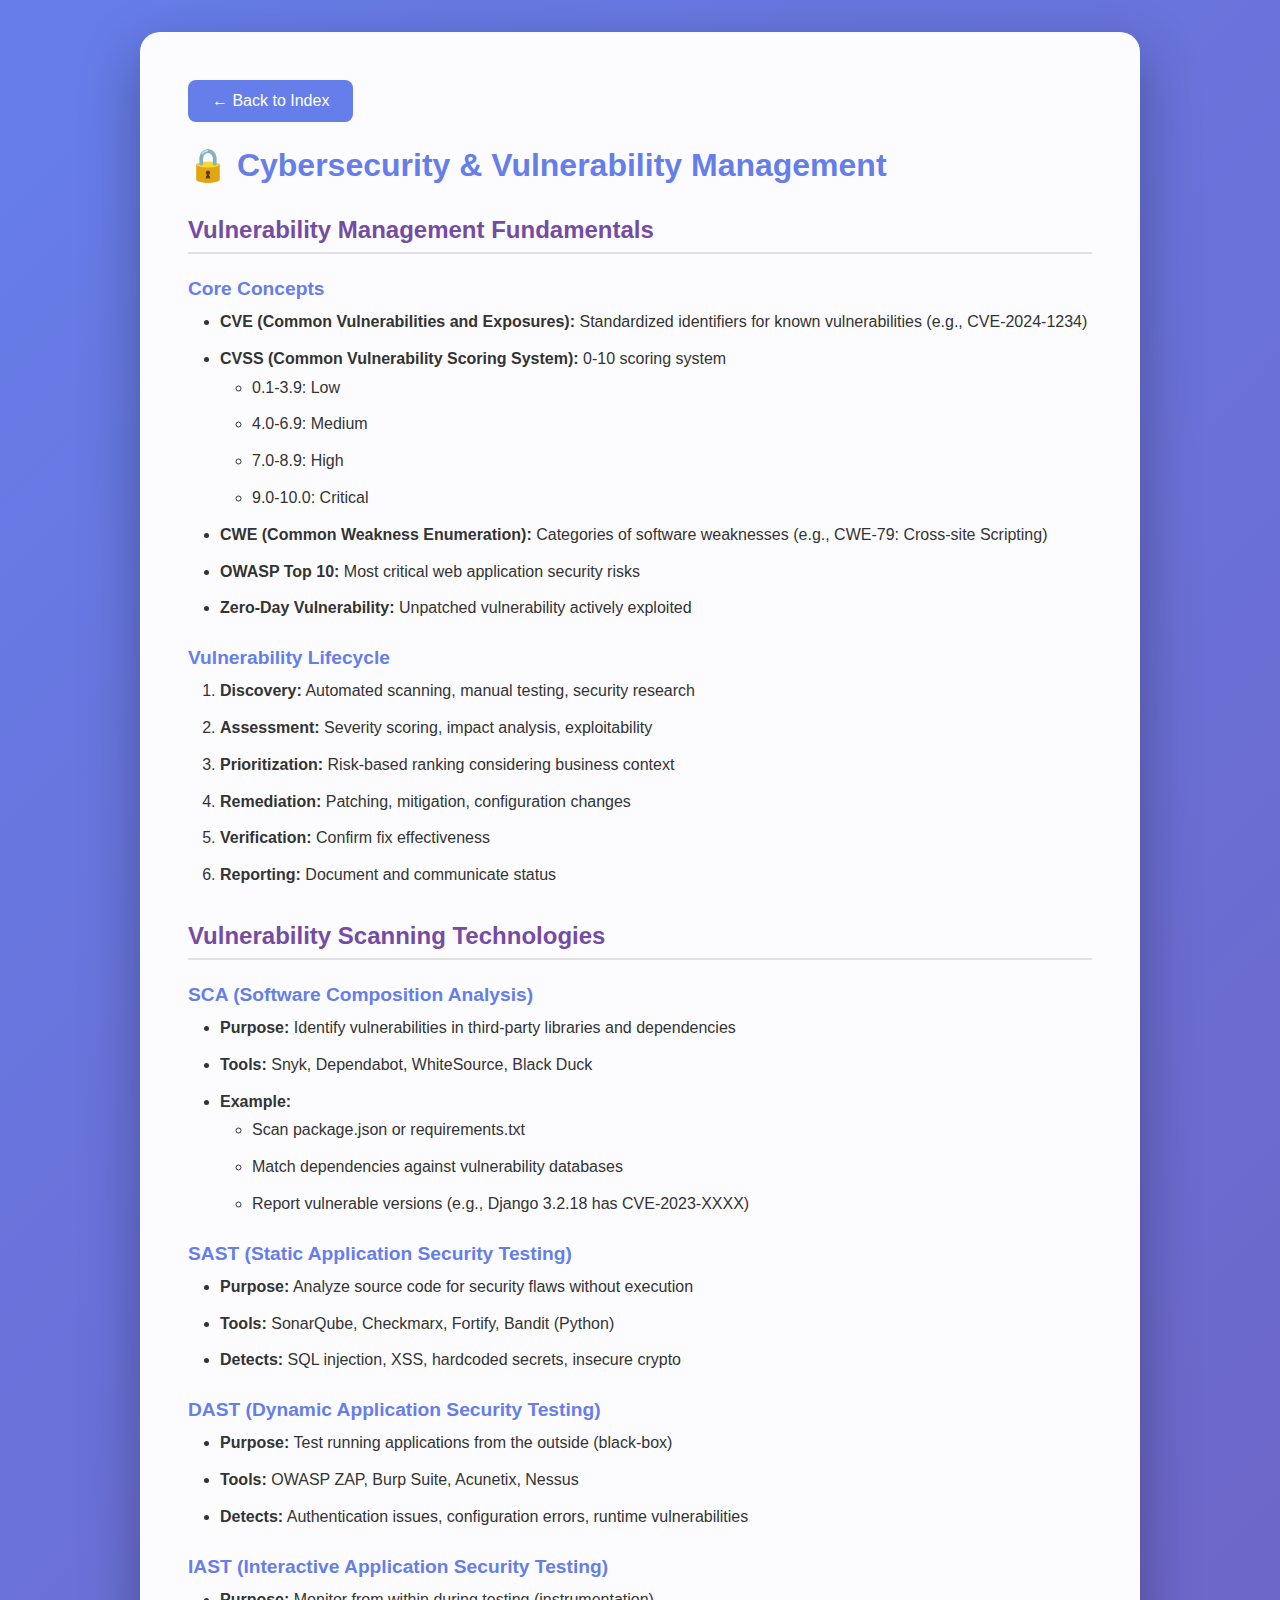
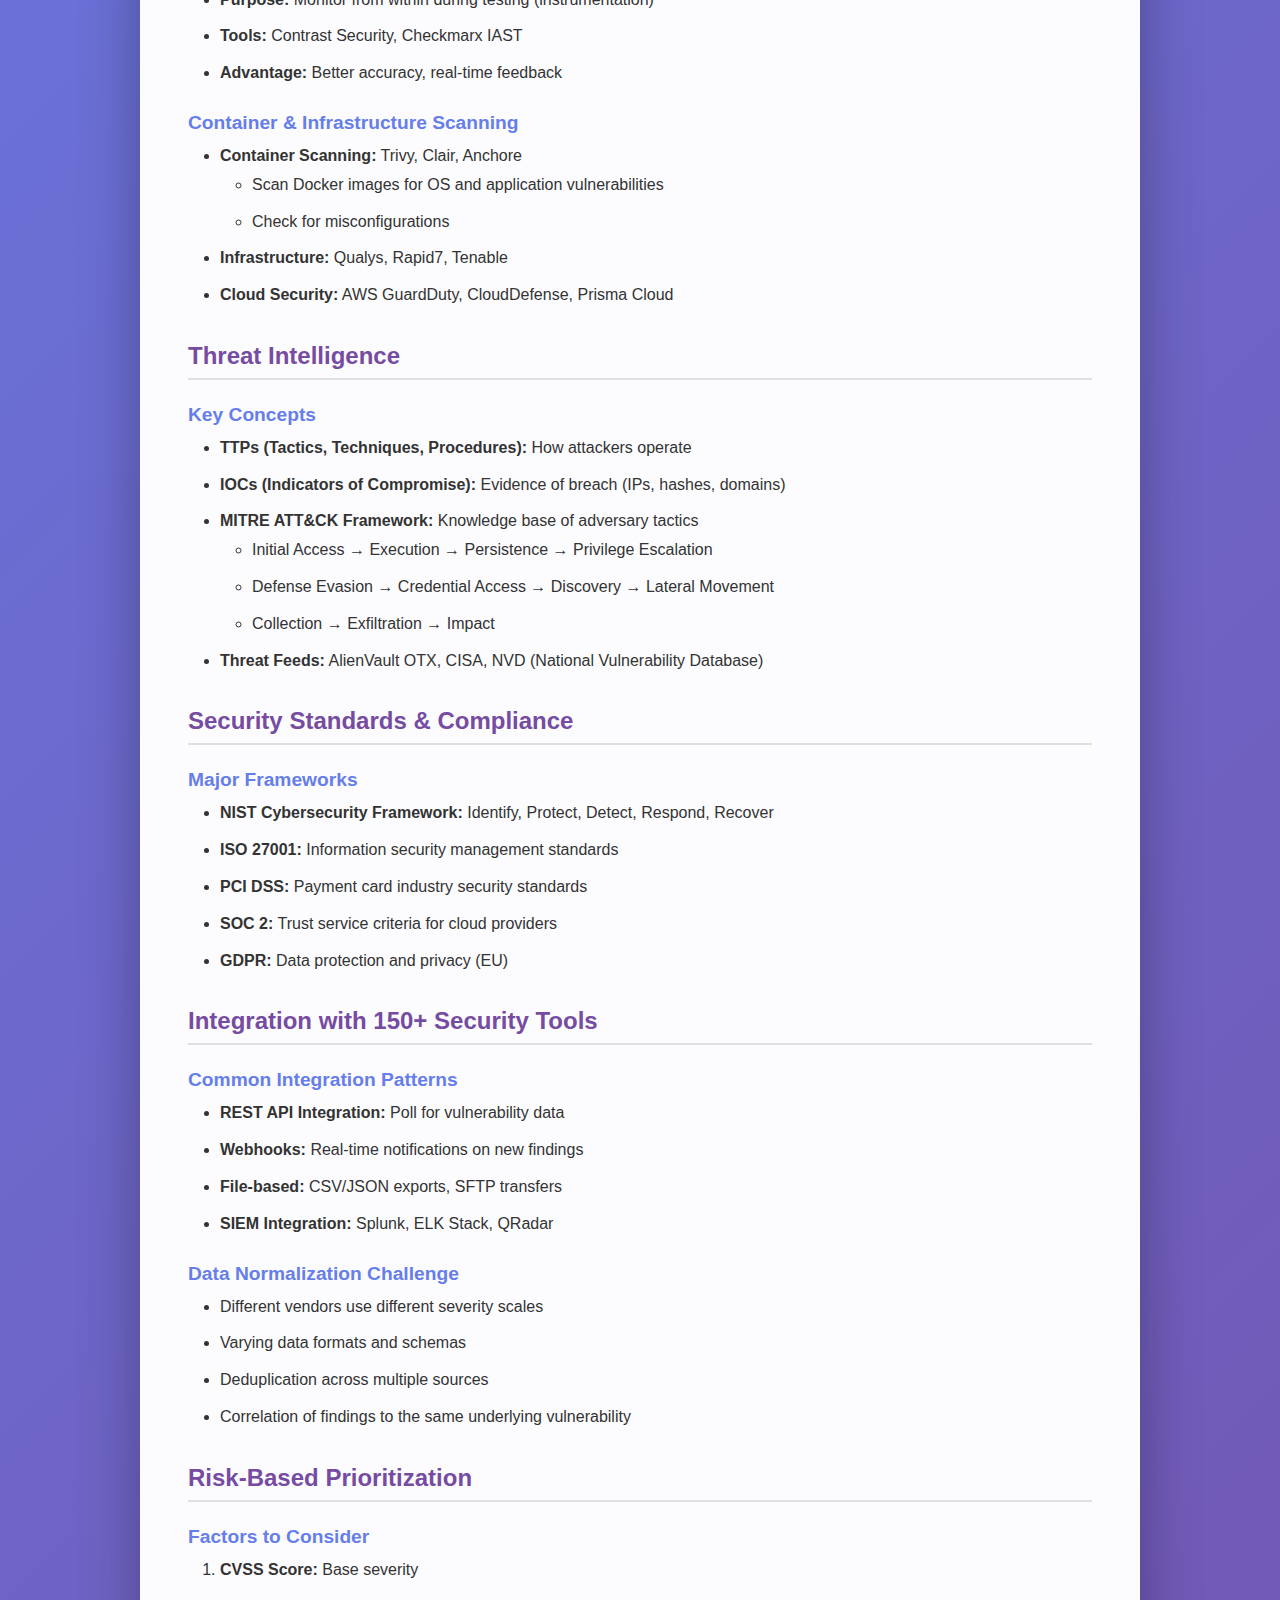
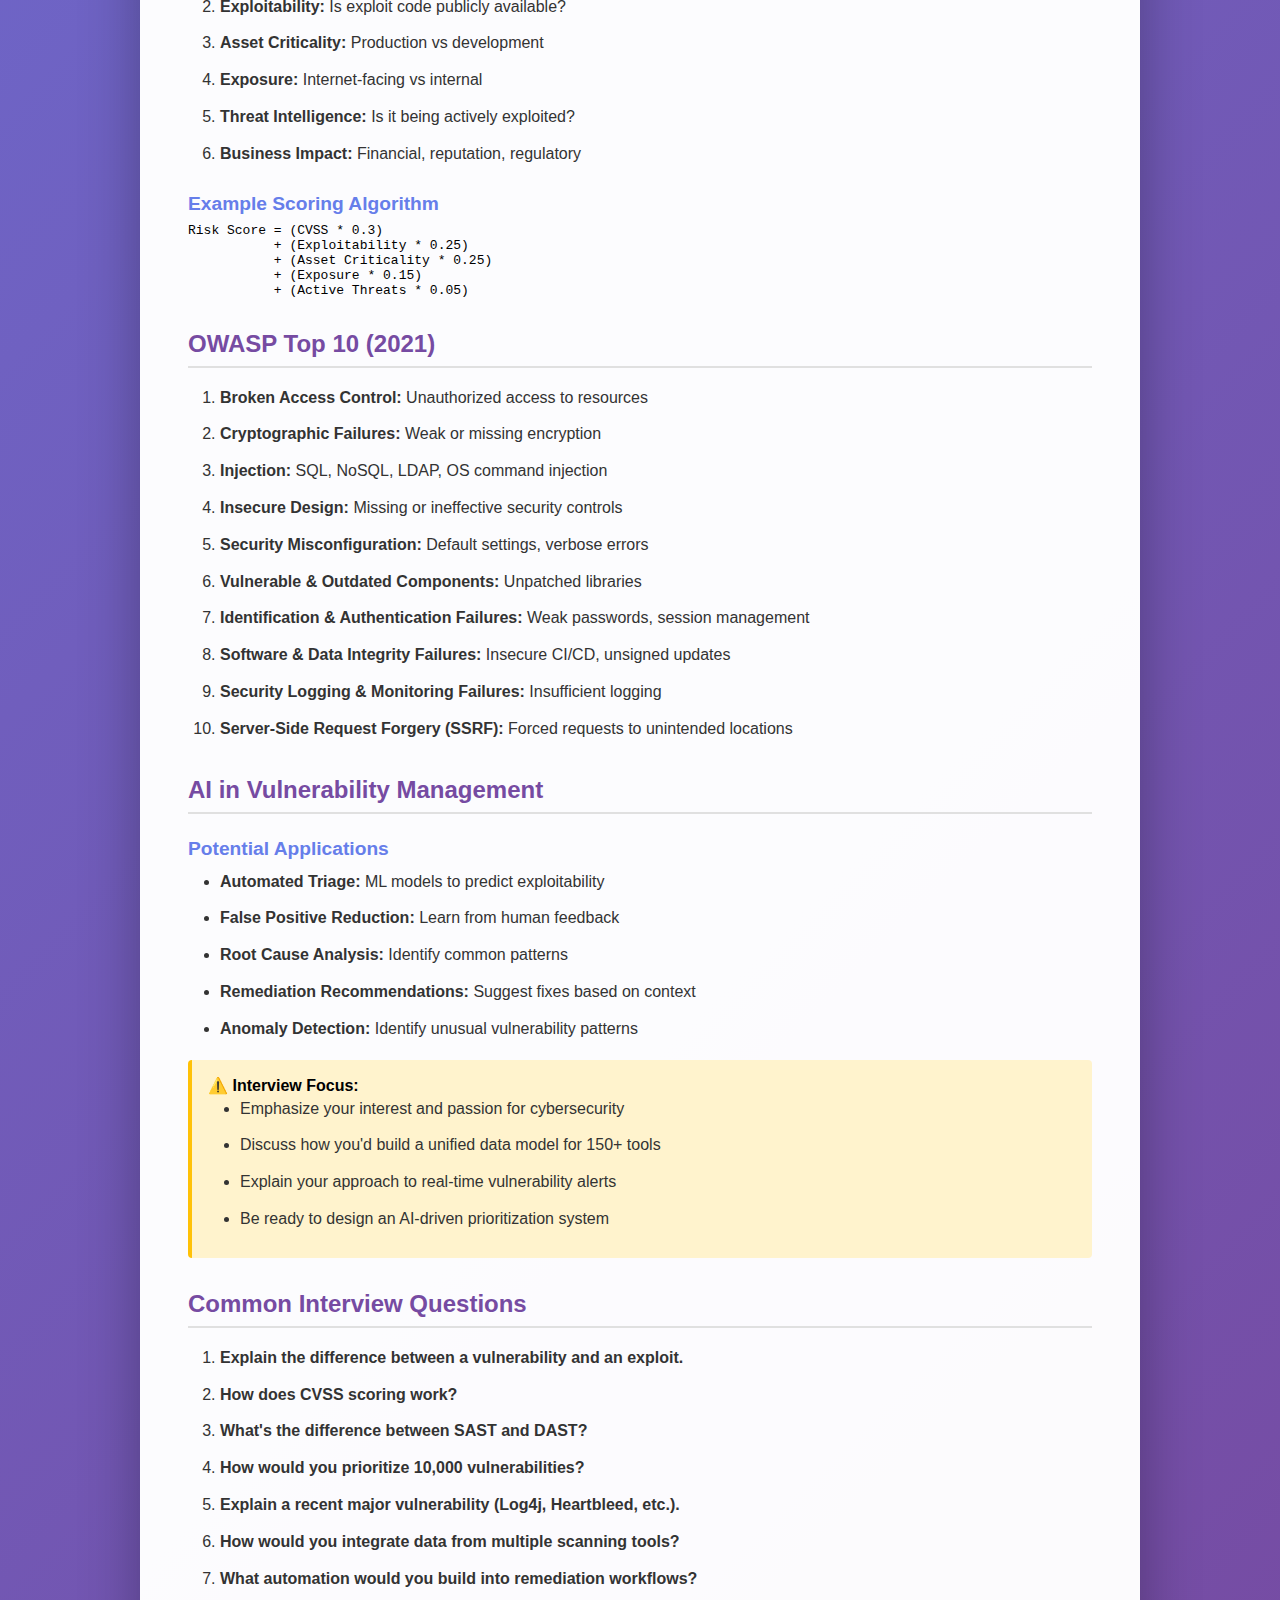
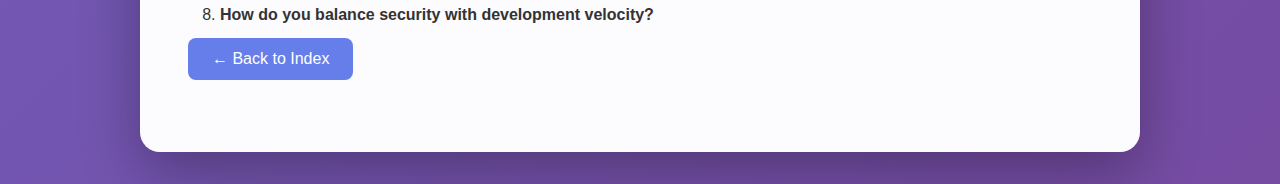
<file: interview-guide/05-cybersecurity.html>
<!DOCTYPE html>
<html lang="en">

<head>
    <meta charset="UTF-8">
    <meta name="viewport" content="width=device-width, initial-scale=1.0">
    <title>Cybersecurity & Vulnerability Management - Interview Guide</title>
    <style>
        * {
            margin: 0;
            padding: 0;
            box-sizing: border-box;
        }

        body {
            font-family: 'Segoe UI', Tahoma, Geneva, Verdana, sans-serif;
            background: linear-gradient(135deg, #667eea 0%, #764ba2 100%);
            min-height: 100vh;
            padding: 2rem;
        }

        .container {
            max-width: 1000px;
            margin: 0 auto;
            background: rgba(255, 255, 255, 0.98);
            border-radius: 20px;
            padding: 3rem;
            box-shadow: 0 20px 60px rgba(0, 0, 0, 0.3);
        }

        h1 {
            color: #667eea;
            margin-bottom: 1rem;
            font-size: 2rem;
        }

        h2 {
            color: #764ba2;
            margin: 2rem 0 1rem;
            font-size: 1.5rem;
            border-bottom: 2px solid #e0e0e0;
            padding-bottom: 0.5rem;
        }

        h3 {
            color: #667eea;
            margin: 1.5rem 0 0.5rem;
            font-size: 1.2rem;
        }

        p,
        li {
            line-height: 1.8;
            color: #333;
            margin-bottom: 0.5rem;
        }

        ul,
        ol {
            margin-left: 2rem;
        }

        code {
            background: #f5f5f5;
            padding: 0.2rem 0.5rem;
            border-radius: 4px;
            font-family: 'Courier New', monospace;
            color: #e83e8c;
        }

        .back-btn {
            display: inline-block;
            background: #667eea;
            color: white;
            padding: 0.75rem 1.5rem;
            border-radius: 8px;
            text-decoration: none;
            margin-bottom: 1.5rem;
        }

        .back-btn:hover {
            background: #764ba2;
        }

        .important {
            background: #fff3cd;
            border-left: 4px solid #ffc107;
            padding: 1rem;
            margin: 1rem 0;
            border-radius: 4px;
        }
    </style>
</head>

<body>
    <div class="container">
        <a href="index.html" class="back-btn">← Back to Index</a>

        <h1>🔒 Cybersecurity & Vulnerability Management</h1>

        <h2>Vulnerability Management Fundamentals</h2>

        <h3>Core Concepts</h3>
        <ul>
            <li><strong>CVE (Common Vulnerabilities and Exposures):</strong> Standardized identifiers for known
                vulnerabilities (e.g., CVE-2024-1234)</li>
            <li><strong>CVSS (Common Vulnerability Scoring System):</strong> 0-10 scoring system
                <ul>
                    <li>0.1-3.9: Low</li>
                    <li>4.0-6.9: Medium</li>
                    <li>7.0-8.9: High</li>
                    <li>9.0-10.0: Critical</li>
                </ul>
            </li>
            <li><strong>CWE (Common Weakness Enumeration):</strong> Categories of software weaknesses (e.g., CWE-79:
                Cross-site Scripting)</li>
            <li><strong>OWASP Top 10:</strong> Most critical web application security risks</li>
            <li><strong>Zero-Day Vulnerability:</strong> Unpatched vulnerability actively exploited</li>
        </ul>

        <h3>Vulnerability Lifecycle</h3>
        <ol>
            <li><strong>Discovery:</strong> Automated scanning, manual testing, security research</li>
            <li><strong>Assessment:</strong> Severity scoring, impact analysis, exploitability</li>
            <li><strong>Prioritization:</strong> Risk-based ranking considering business context</li>
            <li><strong>Remediation:</strong> Patching, mitigation, configuration changes</li>
            <li><strong>Verification:</strong> Confirm fix effectiveness</li>
            <li><strong>Reporting:</strong> Document and communicate status</li>
        </ol>

        <h2>Vulnerability Scanning Technologies</h2>

        <h3>SCA (Software Composition Analysis)</h3>
        <ul>
            <li><strong>Purpose:</strong> Identify vulnerabilities in third-party libraries and dependencies</li>
            <li><strong>Tools:</strong> Snyk, Dependabot, WhiteSource, Black Duck</li>
            <li><strong>Example:</strong>
                <ul>
                    <li>Scan package.json or requirements.txt</li>
                    <li>Match dependencies against vulnerability databases</li>
                    <li>Report vulnerable versions (e.g., Django 3.2.18 has CVE-2023-XXXX)</li>
                </ul>
            </li>
        </ul>

        <h3>SAST (Static Application Security Testing)</h3>
        <ul>
            <li><strong>Purpose:</strong> Analyze source code for security flaws without execution</li>
            <li><strong>Tools:</strong> SonarQube, Checkmarx, Fortify, Bandit (Python)</li>
            <li><strong>Detects:</strong> SQL injection, XSS, hardcoded secrets, insecure crypto</li>
        </ul>

        <h3>DAST (Dynamic Application Security Testing)</h3>
        <ul>
            <li><strong>Purpose:</strong> Test running applications from the outside (black-box)</li>
            <li><strong>Tools:</strong> OWASP ZAP, Burp Suite, Acunetix, Nessus</li>
            <li><strong>Detects:</strong> Authentication issues, configuration errors, runtime vulnerabilities</li>
        </ul>

        <h3>IAST (Interactive Application Security Testing)</h3>
        <ul>
            <li><strong>Purpose:</strong> Monitor from within during testing (instrumentation)</li>
            <li><strong>Tools:</strong> Contrast Security, Checkmarx IAST</li>
            <li><strong>Advantage:</strong> Better accuracy, real-time feedback</li>
        </ul>

        <h3>Container & Infrastructure Scanning</h3>
        <ul>
            <li><strong>Container Scanning:</strong> Trivy, Clair, Anchore
                <ul>
                    <li>Scan Docker images for OS and application vulnerabilities</li>
                    <li>Check for misconfigurations</li>
                </ul>
            </li>
            <li><strong>Infrastructure:</strong> Qualys, Rapid7, Tenable</li>
            <li><strong>Cloud Security:</strong> AWS GuardDuty, CloudDefense, Prisma Cloud</li>
        </ul>

        <h2>Threat Intelligence</h2>

        <h3>Key Concepts</h3>
        <ul>
            <li><strong>TTPs (Tactics, Techniques, Procedures):</strong> How attackers operate</li>
            <li><strong>IOCs (Indicators of Compromise):</strong> Evidence of breach (IPs, hashes, domains)</li>
            <li><strong>MITRE ATT&CK Framework:</strong> Knowledge base of adversary tactics
                <ul>
                    <li>Initial Access → Execution → Persistence → Privilege Escalation</li>
                    <li>Defense Evasion → Credential Access → Discovery → Lateral Movement</li>
                    <li>Collection → Exfiltration → Impact</li>
                </ul>
            </li>
            <li><strong>Threat Feeds:</strong> AlienVault OTX, CISA, NVD (National Vulnerability Database)</li>
        </ul>

        <h2>Security Standards & Compliance</h2>

        <h3>Major Frameworks</h3>
        <ul>
            <li><strong>NIST Cybersecurity Framework:</strong> Identify, Protect, Detect, Respond, Recover</li>
            <li><strong>ISO 27001:</strong> Information security management standards</li>
            <li><strong>PCI DSS:</strong> Payment card industry security standards</li>
            <li><strong>SOC 2:</strong> Trust service criteria for cloud providers</li>
            <li><strong>GDPR:</strong> Data protection and privacy (EU)</li>
        </ul>

        <h2>Integration with 150+ Security Tools</h2>

        <h3>Common Integration Patterns</h3>
        <ul>
            <li><strong>REST API Integration:</strong> Poll for vulnerability data</li>
            <li><strong>Webhooks:</strong> Real-time notifications on new findings</li>
            <li><strong>File-based:</strong> CSV/JSON exports, SFTP transfers</li>
            <li><strong>SIEM Integration:</strong> Splunk, ELK Stack, QRadar</li>
        </ul>

        <h3>Data Normalization Challenge</h3>
        <ul>
            <li>Different vendors use different severity scales</li>
            <li>Varying data formats and schemas</li>
            <li>Deduplication across multiple sources</li>
            <li>Correlation of findings to the same underlying vulnerability</li>
        </ul>

        <h2>Risk-Based Prioritization</h2>

        <h3>Factors to Consider</h3>
        <ol>
            <li><strong>CVSS Score:</strong> Base severity</li>
            <li><strong>Exploitability:</strong> Is exploit code publicly available?</li>
            <li><strong>Asset Criticality:</strong> Production vs development</li>
            <li><strong>Exposure:</strong> Internet-facing vs internal</li>
            <li><strong>Threat Intelligence:</strong> Is it being actively exploited?</li>
            <li><strong>Business Impact:</strong> Financial, reputation, regulatory</li>
        </ol>

        <h3>Example Scoring Algorithm</h3>
        <pre>Risk Score = (CVSS * 0.3) 
           + (Exploitability * 0.25) 
           + (Asset Criticality * 0.25) 
           + (Exposure * 0.15) 
           + (Active Threats * 0.05)</pre>

        <h2>OWASP Top 10 (2021)</h2>
        <ol>
            <li><strong>Broken Access Control:</strong> Unauthorized access to resources</li>
            <li><strong>Cryptographic Failures:</strong> Weak or missing encryption</li>
            <li><strong>Injection:</strong> SQL, NoSQL, LDAP, OS command injection</li>
            <li><strong>Insecure Design:</strong> Missing or ineffective security controls</li>
            <li><strong>Security Misconfiguration:</strong> Default settings, verbose errors</li>
            <li><strong>Vulnerable & Outdated Components:</strong> Unpatched libraries</li>
            <li><strong>Identification & Authentication Failures:</strong> Weak passwords, session management</li>
            <li><strong>Software & Data Integrity Failures:</strong> Insecure CI/CD, unsigned updates</li>
            <li><strong>Security Logging & Monitoring Failures:</strong> Insufficient logging</li>
            <li><strong>Server-Side Request Forgery (SSRF):</strong> Forced requests to unintended locations</li>
        </ol>

        <h2>AI in Vulnerability Management</h2>

        <h3>Potential Applications</h3>
        <ul>
            <li><strong>Automated Triage:</strong> ML models to predict exploitability</li>
            <li><strong>False Positive Reduction:</strong> Learn from human feedback</li>
            <li><strong>Root Cause Analysis:</strong> Identify common patterns</li>
            <li><strong>Remediation Recommendations:</strong> Suggest fixes based on context</li>
            <li><strong>Anomaly Detection:</strong> Identify unusual vulnerability patterns</li>
        </ul>

        <div class="important">
            <strong>⚠️ Interview Focus:</strong>
            <ul>
                <li>Emphasize your interest and passion for cybersecurity</li>
                <li>Discuss how you'd build a unified data model for 150+ tools</li>
                <li>Explain your approach to real-time vulnerability alerts</li>
                <li>Be ready to design an AI-driven prioritization system</li>
            </ul>
        </div>

        <h2>Common Interview Questions</h2>
        <ol>
            <li><strong>Explain the difference between a vulnerability and an exploit.</strong></li>
            <li><strong>How does CVSS scoring work?</strong></li>
            <li><strong>What's the difference between SAST and DAST?</strong></li>
            <li><strong>How would you prioritize 10,000 vulnerabilities?</strong></li>
            <li><strong>Explain a recent major vulnerability (Log4j, Heartbleed, etc.).</strong></li>
            <li><strong>How would you integrate data from multiple scanning tools?</strong></li>
            <li><strong>What automation would you build into remediation workflows?</strong></li>
            <li><strong>How do you balance security with development velocity?</strong></li>
        </ol>

        <a href="index.html" class="back-btn">← Back to Index</a>
    </div>
</body>

</html>
</file>
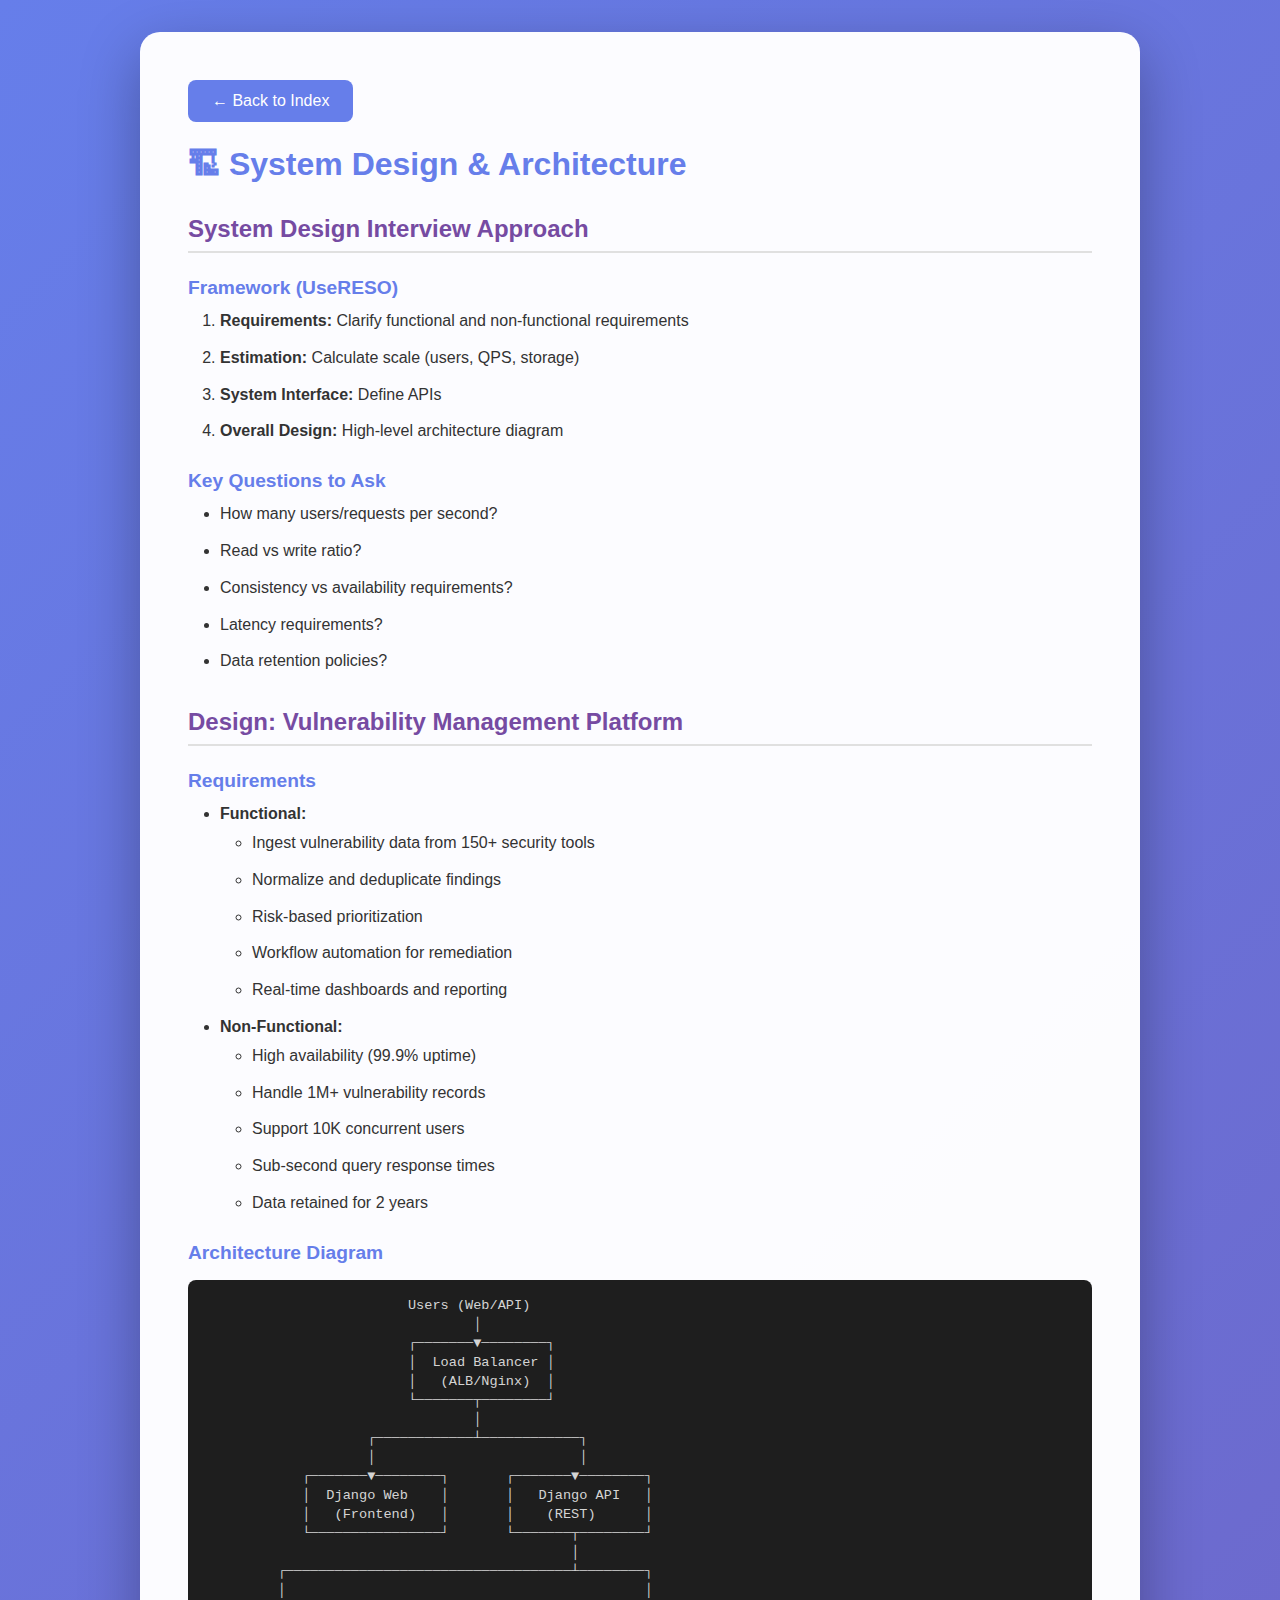
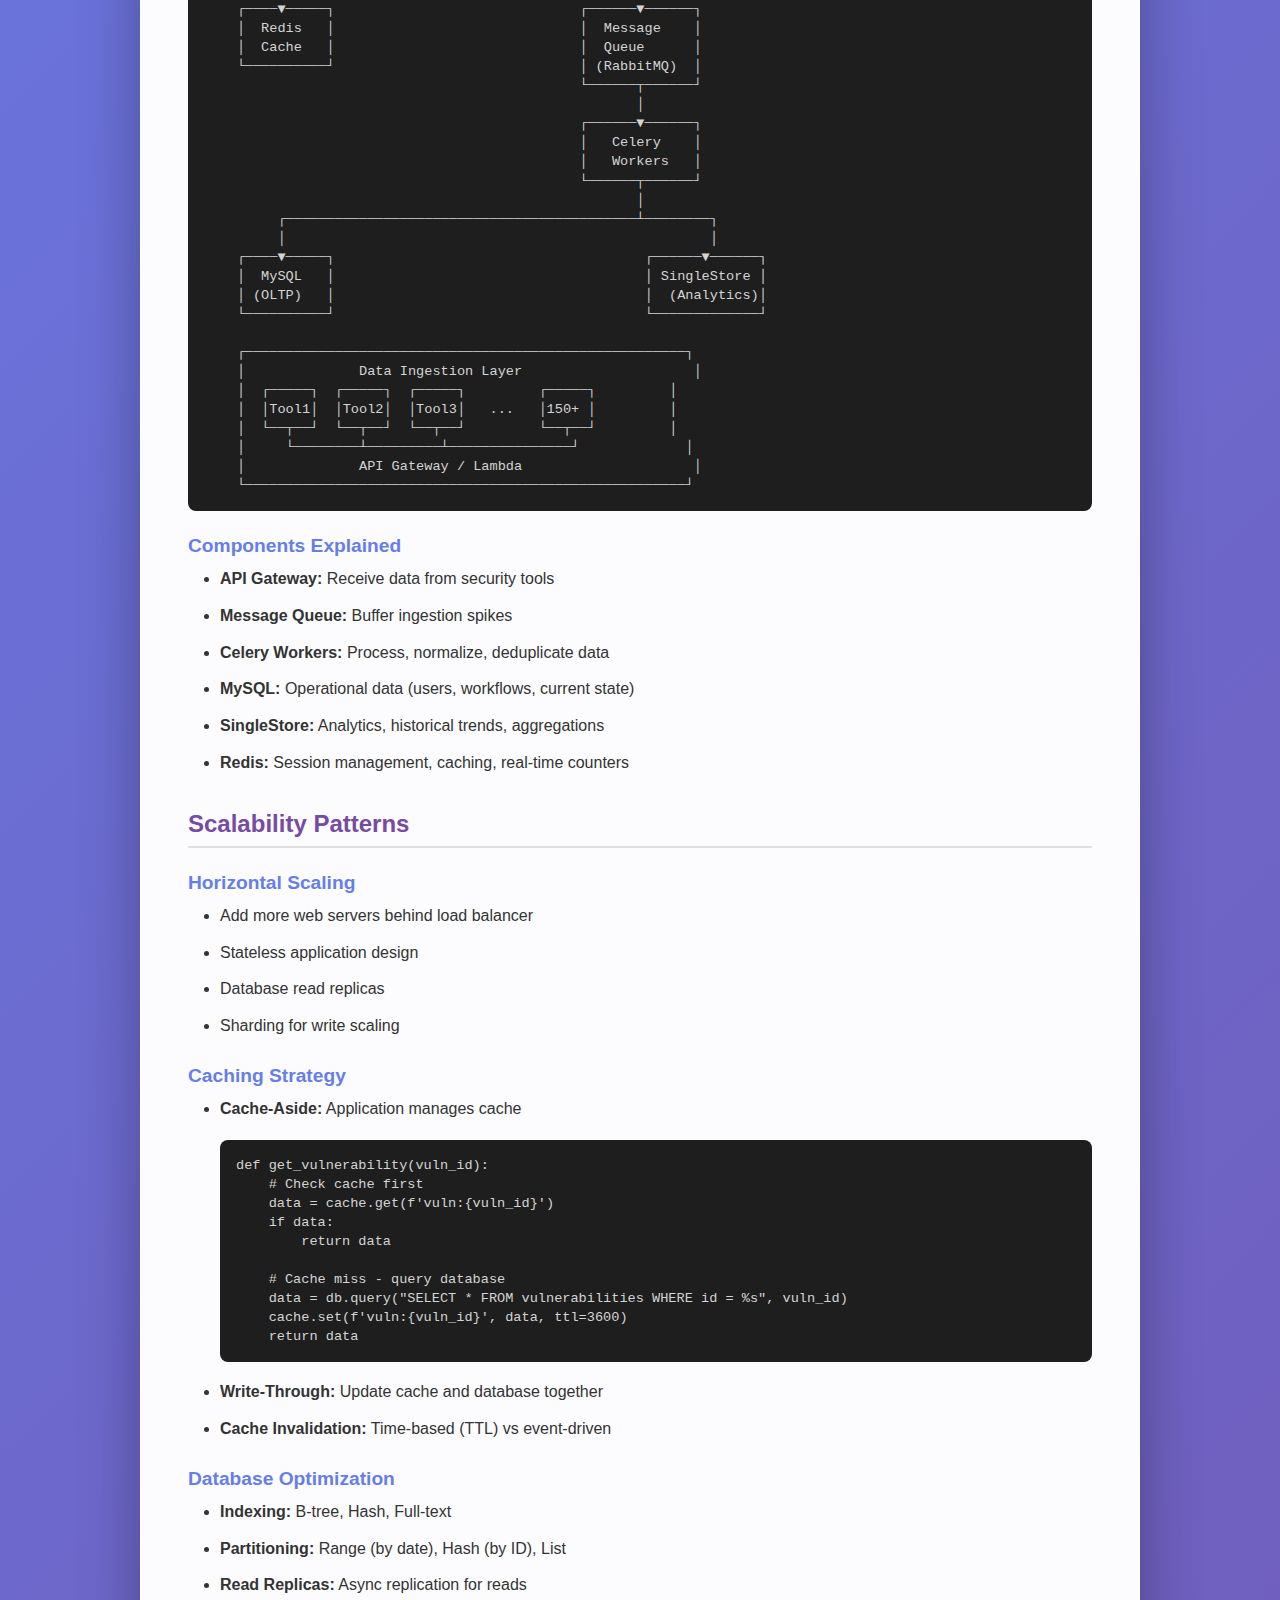
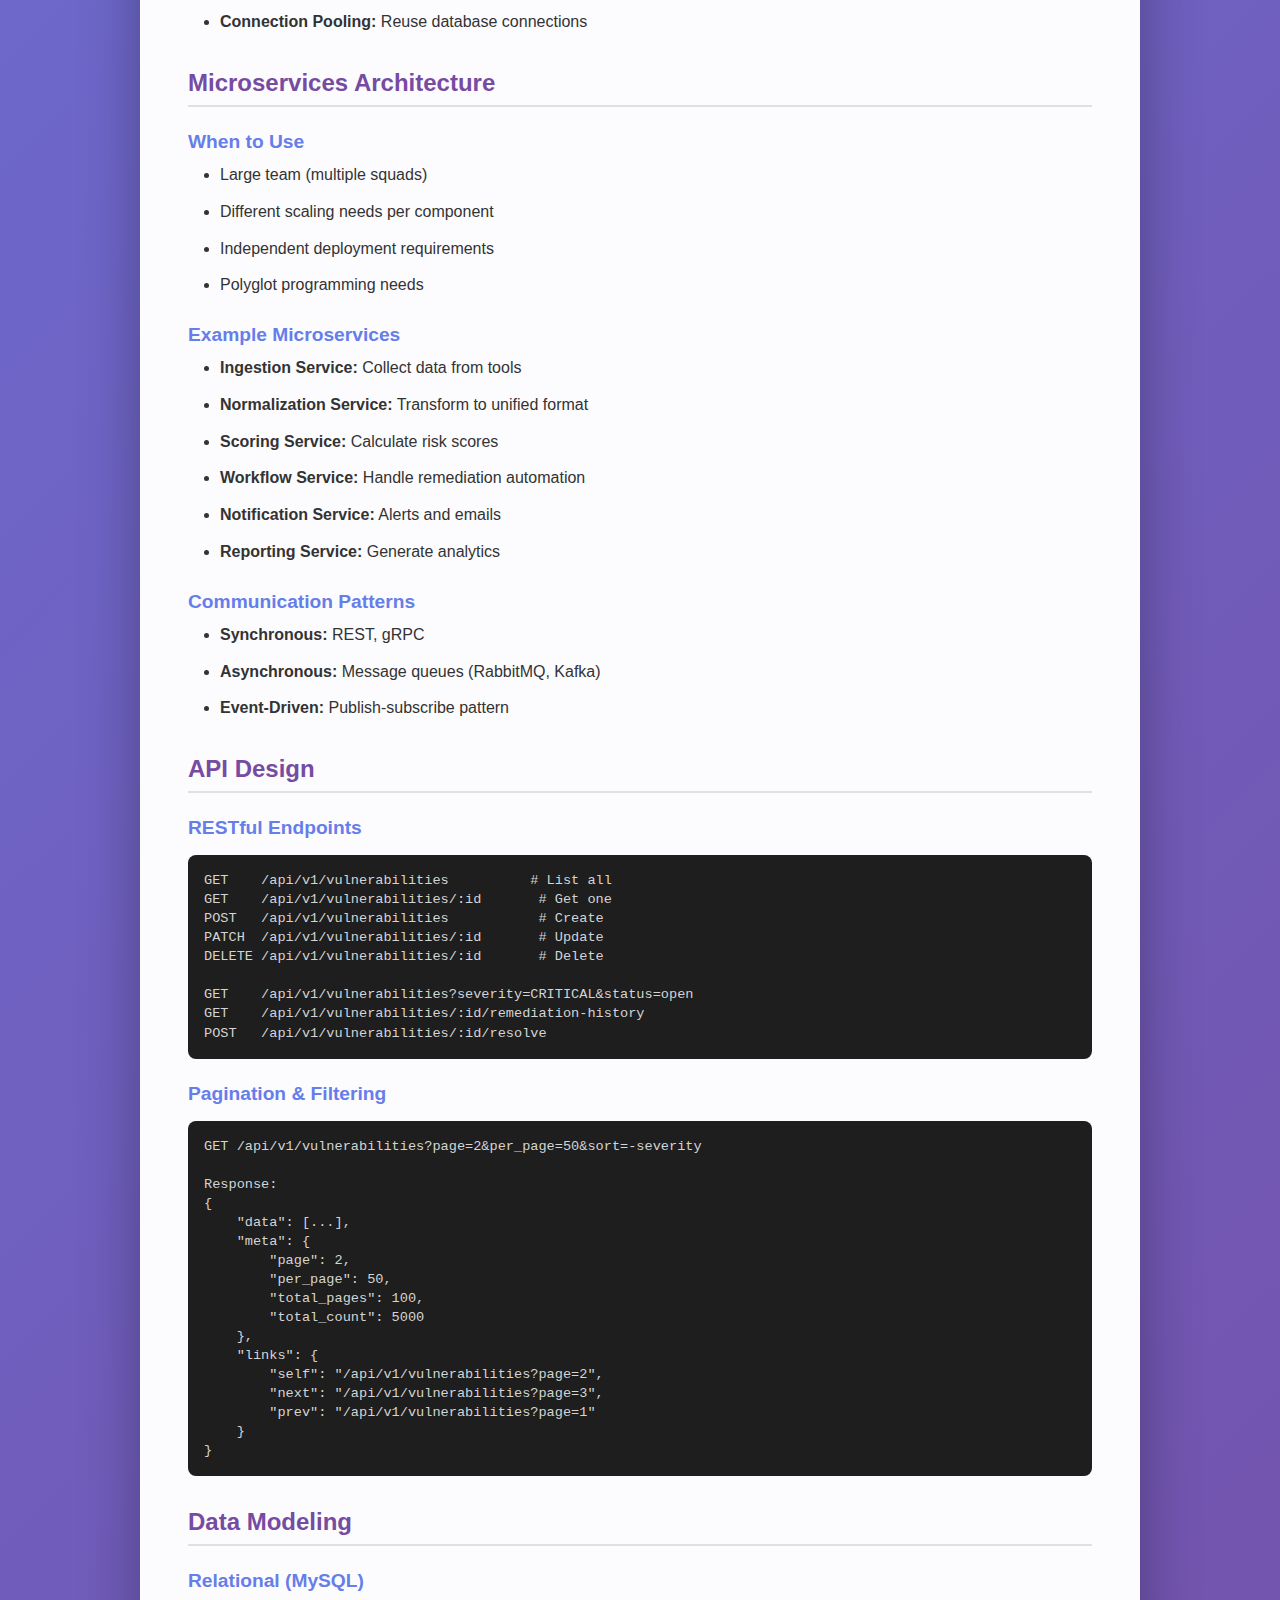
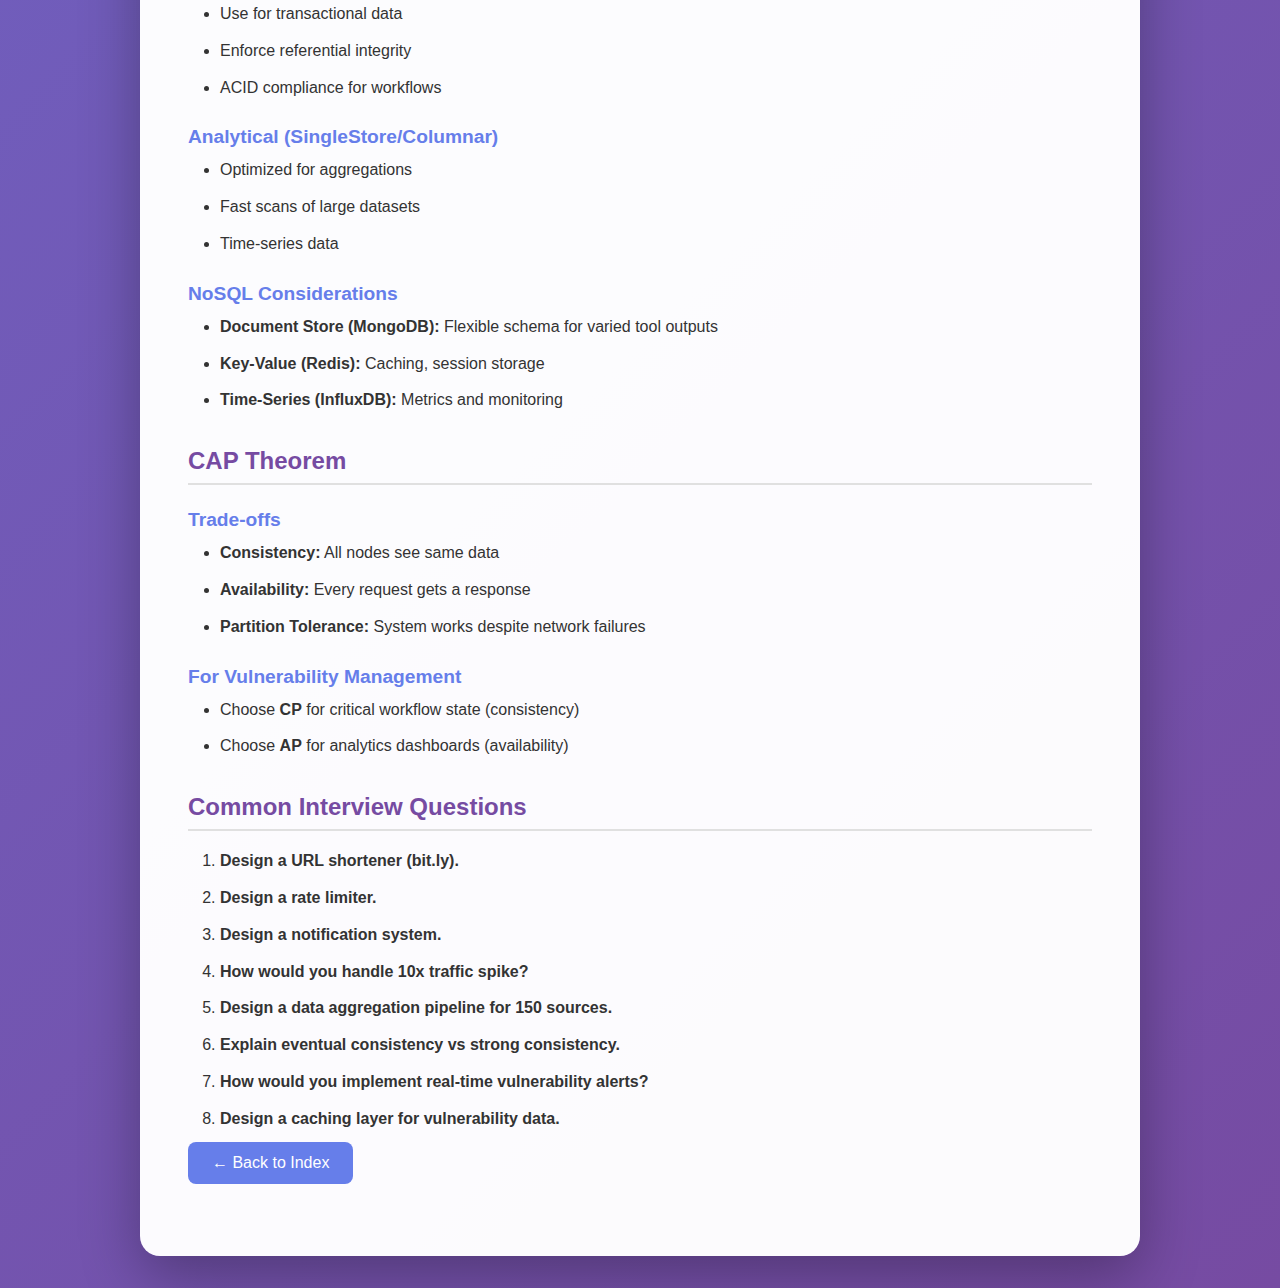
<file: interview-guide/06-system-design.html>
<!DOCTYPE html>
<html lang="en">

<head>
    <meta charset="UTF-8">
    <meta name="viewport" content="width=device-width, initial-scale=1.0">
    <title>System Design - Interview Guide</title>
    <style>
        * {
            margin: 0;
            padding: 0;
            box-sizing: border-box;
        }

        body {
            font-family: 'Segoe UI', Tahoma, Geneva, Verdana, sans-serif;
            background: linear-gradient(135deg, #667eea 0%, #764ba2 100%);
            min-height: 100vh;
            padding: 2rem;
        }

        .container {
            max-width: 1000px;
            margin: 0 auto;
            background: rgba(255, 255, 255, 0.98);
            border-radius: 20px;
            padding: 3rem;
            box-shadow: 0 20px 60px rgba(0, 0, 0, 0.3);
        }

        h1 {
            color: #667eea;
            margin-bottom: 1rem;
            font-size: 2rem;
        }

        h2 {
            color: #764ba2;
            margin: 2rem 0 1rem;
            font-size: 1.5rem;
            border-bottom: 2px solid #e0e0e0;
            padding-bottom: 0.5rem;
        }

        h3 {
            color: #667eea;
            margin: 1.5rem 0 0.5rem;
            font-size: 1.2rem;
        }

        p,
        li {
            line-height: 1.8;
            color: #333;
            margin-bottom: 0.5rem;
        }

        ul,
        ol {
            margin-left: 2rem;
        }

        code {
            background: #f5f5f5;
            padding: 0.2rem 0.5rem;
            border-radius: 4px;
            font-family: 'Courier New', monospace;
            color: #e83e8c;
        }

        pre {
            background: #1e1e1e;
            color: #d4d4d4;
            padding: 1rem;
            border-radius: 8px;
            overflow-x: auto;
            margin: 1rem 0;
            font-size: 0.85rem;
            line-height: 1.4;
        }

        .back-btn {
            display: inline-block;
            background: #667eea;
            color: white;
            padding: 0.75rem 1.5rem;
            border-radius: 8px;
            text-decoration: none;
            margin-bottom: 1.5rem;
        }

        .back-btn:hover {
            background: #764ba2;
        }

        .tip {
            background: #e7f3ff;
            border-left: 4px solid #2196F3;
            padding: 1rem;
            margin: 1rem 0;
            border-radius: 4px;
        }
    </style>
</head>

<body>
    <div class="container">
        <a href="index.html" class="back-btn">← Back to Index</a>

        <h1>🏗 System Design & Architecture</h1>

        <h2>System Design Interview Approach</h2>

        <h3>Framework (UseRESO)</h3>
        <ol>
            <li><strong>Requirements:</strong> Clarify functional and non-functional requirements</li>
            <li><strong>Estimation:</strong> Calculate scale (users, QPS, storage)</li>
            <li><strong>System Interface:</strong> Define APIs</li>
            <li><strong>Overall Design:</strong> High-level architecture diagram</li>
        </ol>

        <h3>Key Questions to Ask</h3>
        <ul>
            <li>How many users/requests per second?</li>
            <li>Read vs write ratio?</li>
            <li>Consistency vs availability requirements?</li>
            <li>Latency requirements?</li>
            <li>Data retention policies?</li>
        </ul>

        <h2>Design: Vulnerability Management Platform</h2>

        <h3>Requirements</h3>
        <ul>
            <li><strong>Functional:</strong>
                <ul>
                    <li>Ingest vulnerability data from 150+ security tools</li>
                    <li>Normalize and deduplicate findings</li>
                    <li>Risk-based prioritization</li>
                    <li>Workflow automation for remediation</li>
                    <li>Real-time dashboards and reporting</li>
                </ul>
            </li>
            <li><strong>Non-Functional:</strong>
                <ul>
                    <li>High availability (99.9% uptime)</li>
                    <li>Handle 1M+ vulnerability records</li>
                    <li>Support 10K concurrent users</li>
                    <li>Sub-second query response times</li>
                    <li>Data retained for 2 years</li>
                </ul>
            </li>
        </ul>

        <h3>Architecture Diagram</h3>
        <pre>                         Users (Web/API)
                                 │
                         ┌───────▼────────┐
                         │  Load Balancer │
                         │   (ALB/Nginx)  │
                         └───────┬────────┘
                                 │
                    ┌────────────┴────────────┐
                    │                         │
            ┌───────▼────────┐       ┌───────▼────────┐
            │  Django Web    │       │   Django API   │
            │   (Frontend)   │       │    (REST)      │
            └────────────────┘       └───────┬────────┘
                                             │
         ┌───────────────────────────────────┴────────┐
         │                                            │
    ┌────▼─────┐                              ┌──────▼──────┐
    │  Redis   │                              │  Message    │
    │  Cache   │                              │  Queue      │
    └──────────┘                              │ (RabbitMQ)  │
                                              └──────┬──────┘
                                                     │
                                              ┌──────▼──────┐
                                              │   Celery    │
                                              │   Workers   │
                                              └──────┬──────┘
                                                     │
         ┌───────────────────────────────────────────┴────────┐
         │                                                    │
    ┌────▼─────┐                                      ┌──────▼──────┐
    │  MySQL   │                                      │ SingleStore │
    │ (OLTP)   │                                      │  (Analytics)│
    └──────────┘                                      └─────────────┘
    
    ┌──────────────────────────────────────────────────────┐
    │              Data Ingestion Layer                     │
    │  ┌─────┐  ┌─────┐  ┌─────┐         ┌─────┐         │
    │  │Tool1│  │Tool2│  │Tool3│   ...   │150+ │         │
    │  └──┬──┘  └──┬──┘  └──┬──┘         └──┬──┘         │
    │     └────────┴─────────┴───────────────┘             │
    │              API Gateway / Lambda                     │
    └──────────────────────────────────────────────────────┘</pre>

        <h3>Components Explained</h3>
        <ul>
            <li><strong>API Gateway:</strong> Receive data from security tools</li>
            <li><strong>Message Queue:</strong> Buffer ingestion spikes</li>
            <li><strong>Celery Workers:</strong> Process, normalize, deduplicate data</li>
            <li><strong>MySQL:</strong> Operational data (users, workflows, current state)</li>
            <li><strong>SingleStore:</strong> Analytics, historical trends, aggregations</li>
            <li><strong>Redis:</strong> Session management, caching, real-time counters</li>
        </ul>

        <h2>Scalability Patterns</h2>

        <h3>Horizontal Scaling</h3>
        <ul>
            <li>Add more web servers behind load balancer</li>
            <li>Stateless application design</li>
            <li>Database read replicas</li>
            <li>Sharding for write scaling</li>
        </ul>

        <h3>Caching Strategy</h3>
        <ul>
            <li><strong>Cache-Aside:</strong> Application manages cache
                <pre>def get_vulnerability(vuln_id):
    # Check cache first
    data = cache.get(f'vuln:{vuln_id}')
    if data:
        return data
    
    # Cache miss - query database
    data = db.query("SELECT * FROM vulnerabilities WHERE id = %s", vuln_id)
    cache.set(f'vuln:{vuln_id}', data, ttl=3600)
    return data</pre>
            </li>
            <li><strong>Write-Through:</strong> Update cache and database together</li>
            <li><strong>Cache Invalidation:</strong> Time-based (TTL) vs event-driven</li>
        </ul>

        <h3>Database Optimization</h3>
        <ul>
            <li><strong>Indexing:</strong> B-tree, Hash, Full-text</li>
            <li><strong>Partitioning:</strong> Range (by date), Hash (by ID), List</li>
            <li><strong>Read Replicas:</strong> Async replication for reads</li>
            <li><strong>Connection Pooling:</strong> Reuse database connections</li>
        </ul>

        <h2>Microservices Architecture</h2>

        <h3>When to Use</h3>
        <ul>
            <li>Large team (multiple squads)</li>
            <li>Different scaling needs per component</li>
            <li>Independent deployment requirements</li>
            <li>Polyglot programming needs</li>
        </ul>

        <h3>Example Microservices</h3>
        <ul>
            <li><strong>Ingestion Service:</strong> Collect data from tools</li>
            <li><strong>Normalization Service:</strong> Transform to unified format</li>
            <li><strong>Scoring Service:</strong> Calculate risk scores</li>
            <li><strong>Workflow Service:</strong> Handle remediation automation</li>
            <li><strong>Notification Service:</strong> Alerts and emails</li>
            <li><strong>Reporting Service:</strong> Generate analytics</li>
        </ul>

        <h3>Communication Patterns</h3>
        <ul>
            <li><strong>Synchronous:</strong> REST, gRPC</li>
            <li><strong>Asynchronous:</strong> Message queues (RabbitMQ, Kafka)</li>
            <li><strong>Event-Driven:</strong> Publish-subscribe pattern</li>
        </ul>

        <h2>API Design</h2>

        <h3>RESTful Endpoints</h3>
        <pre>GET    /api/v1/vulnerabilities          # List all
GET    /api/v1/vulnerabilities/:id       # Get one
POST   /api/v1/vulnerabilities           # Create
PATCH  /api/v1/vulnerabilities/:id       # Update
DELETE /api/v1/vulnerabilities/:id       # Delete

GET    /api/v1/vulnerabilities?severity=CRITICAL&status=open
GET    /api/v1/vulnerabilities/:id/remediation-history
POST   /api/v1/vulnerabilities/:id/resolve</pre>

        <h3>Pagination & Filtering</h3>
        <pre>GET /api/v1/vulnerabilities?page=2&per_page=50&sort=-severity

Response:
{
    "data": [...],
    "meta": {
        "page": 2,
        "per_page": 50,
        "total_pages": 100,
        "total_count": 5000
    },
    "links": {
        "self": "/api/v1/vulnerabilities?page=2",
        "next": "/api/v1/vulnerabilities?page=3",
        "prev": "/api/v1/vulnerabilities?page=1"
    }
}</pre>

        <h2>Data Modeling</h2>

        <h3>Relational (MySQL)</h3>
        <ul>
            <li>Use for transactional data</li>
            <li>Enforce referential integrity</li>
            <li>ACID compliance for workflows</li>
        </ul>

        <h3>Analytical (SingleStore/Columnar)</h3>
        <ul>
            <li>Optimized for aggregations</li>
            <li>Fast scans of large datasets</li>
            <li>Time-series data</li>
        </ul>

        <h3>NoSQL Considerations</h3>
        <ul>
            <li><strong>Document Store (MongoDB):</strong> Flexible schema for varied tool outputs</li>
            <li><strong>Key-Value (Redis):</strong> Caching, session storage</li>
            <li><strong>Time-Series (InfluxDB):</strong> Metrics and monitoring</li>
        </ul>

        <h2>CAP Theorem</h2>

        <h3>Trade-offs</h3>
        <ul>
            <li><strong>Consistency:</strong> All nodes see same data</li>
            <li><strong>Availability:</strong> Every request gets a response</li>
            <li><strong>Partition Tolerance:</strong> System works despite network failures</li>
        </ul>

        <h3>For Vulnerability Management</h3>
        <ul>
            <li>Choose <strong>CP</strong> for critical workflow state (consistency)</li>
            <li>Choose <strong>AP</strong> for analytics dashboards (availability)</li>
        </ul>

        <h2>Common Interview Questions</h2>
        <ol>
            <li><strong>Design a URL shortener (bit.ly).</strong></li>
            <li><strong>Design a rate limiter.</strong></li>
            <li><strong>Design a notification system.</strong></li>
            <li><strong>How would you handle 10x traffic spike?</strong></li>
            <li><strong>Design a data aggregation pipeline for 150 sources.</strong></li>
            <li><strong>Explain eventual consistency vs strong consistency.</strong></li>
            <li><strong>How would you implement real-time vulnerability alerts?</strong></li>
            <li><strong>Design a caching layer for vulnerability data.</strong></li>
        </ol>

        <a href="index.html" class="back-btn">← Back to Index</a>
    </div>
</body>

</html>
</file>
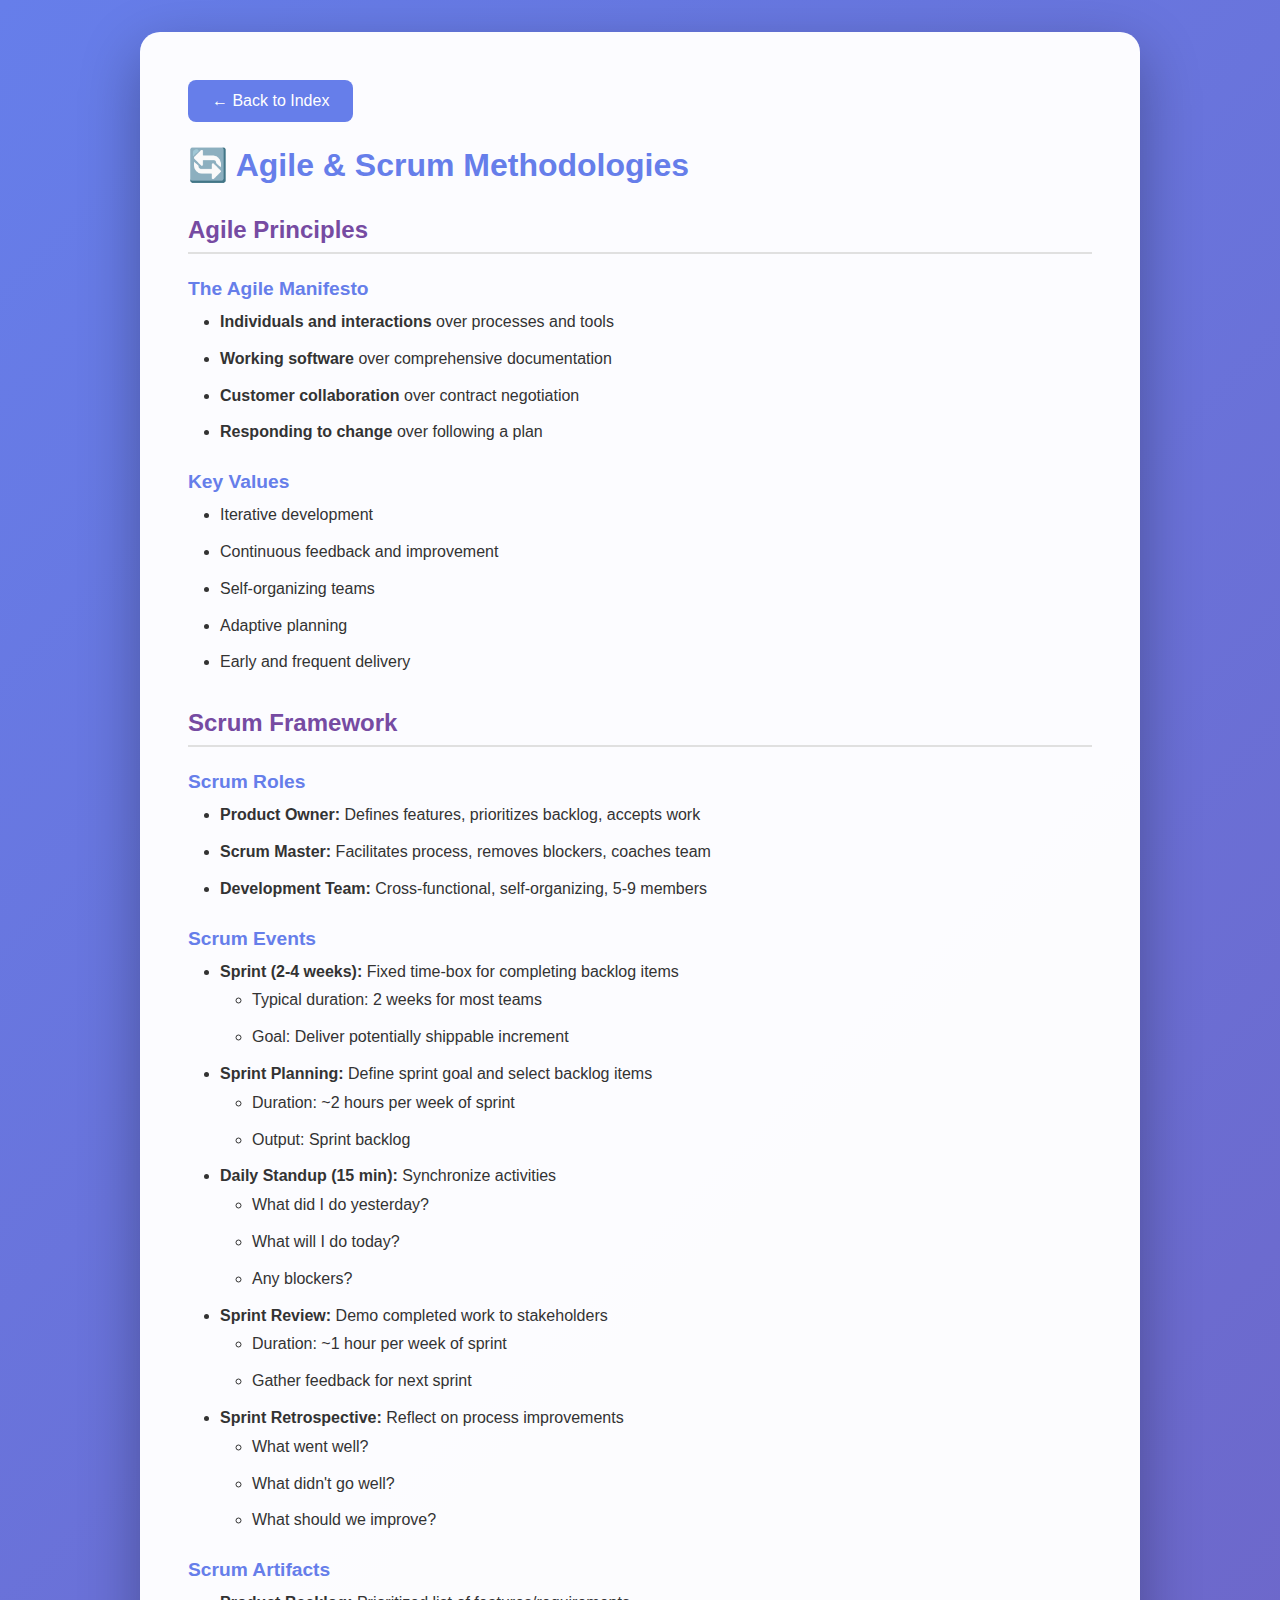
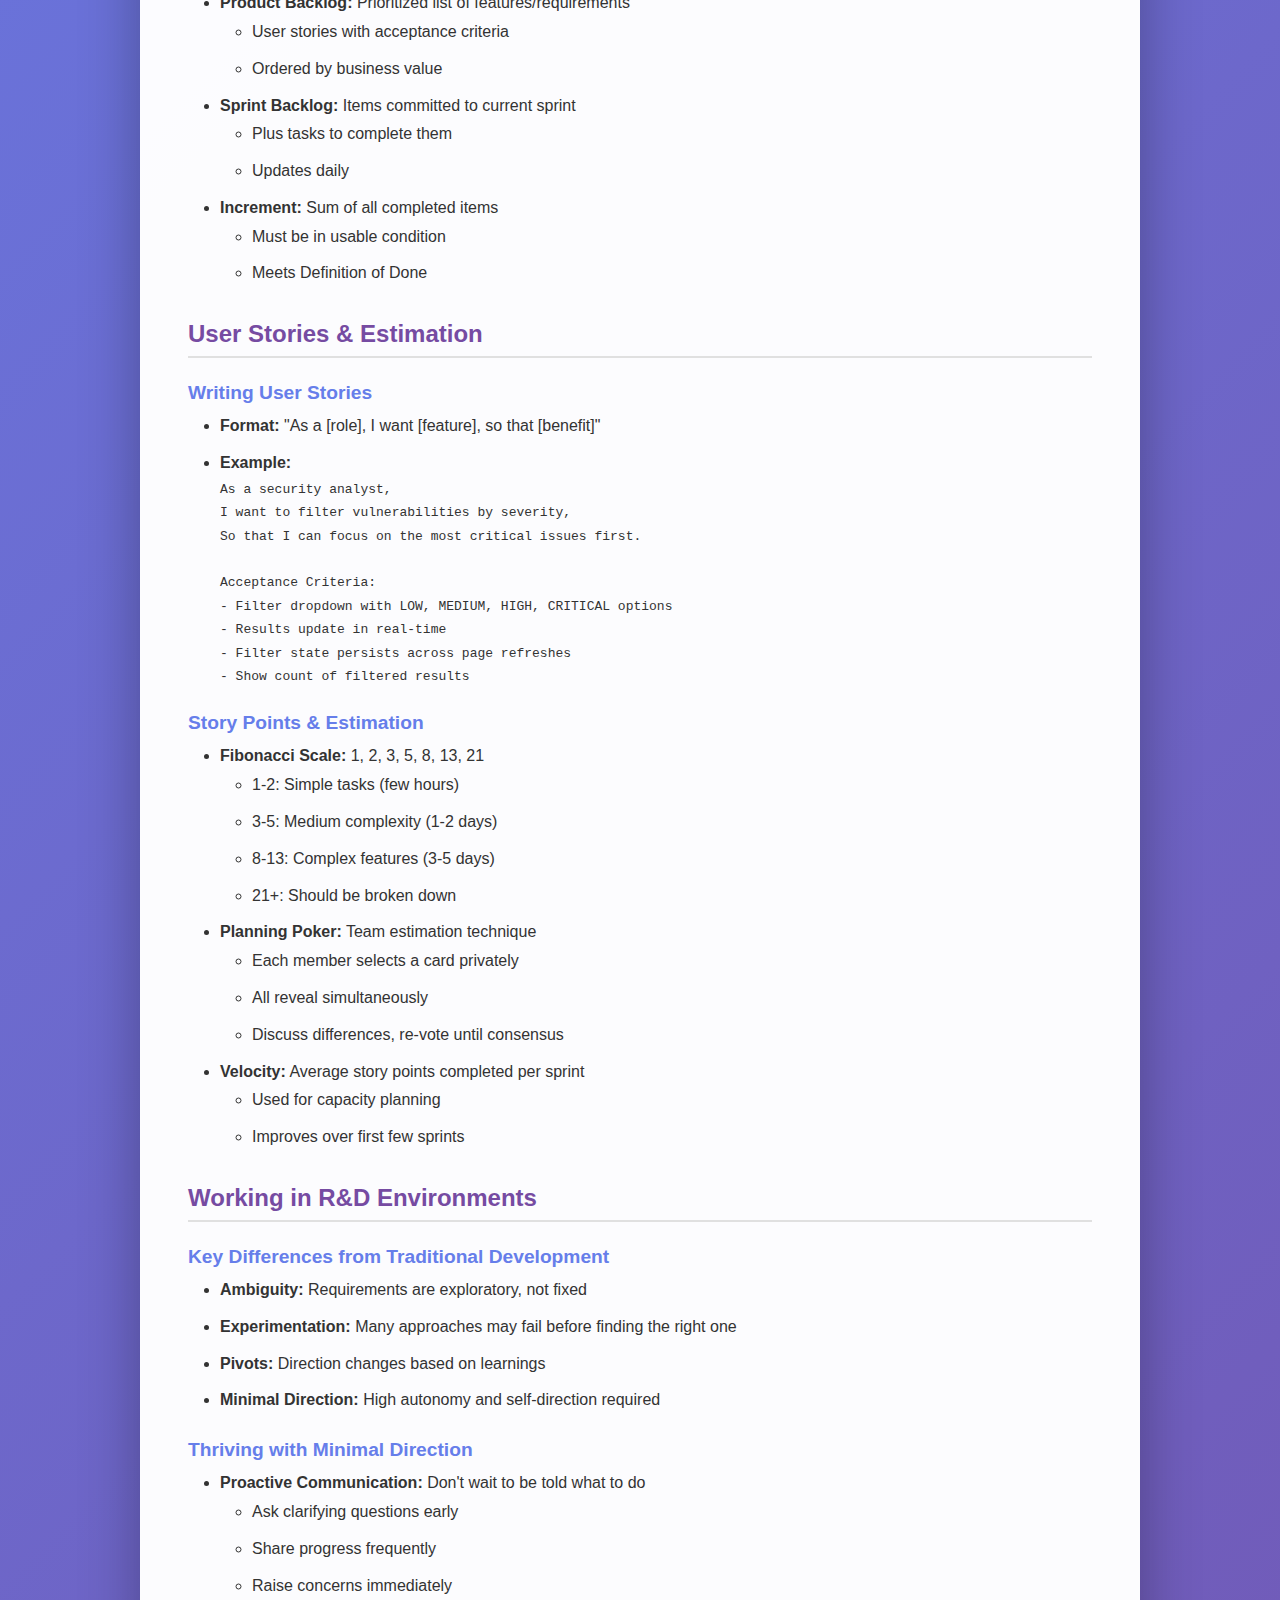
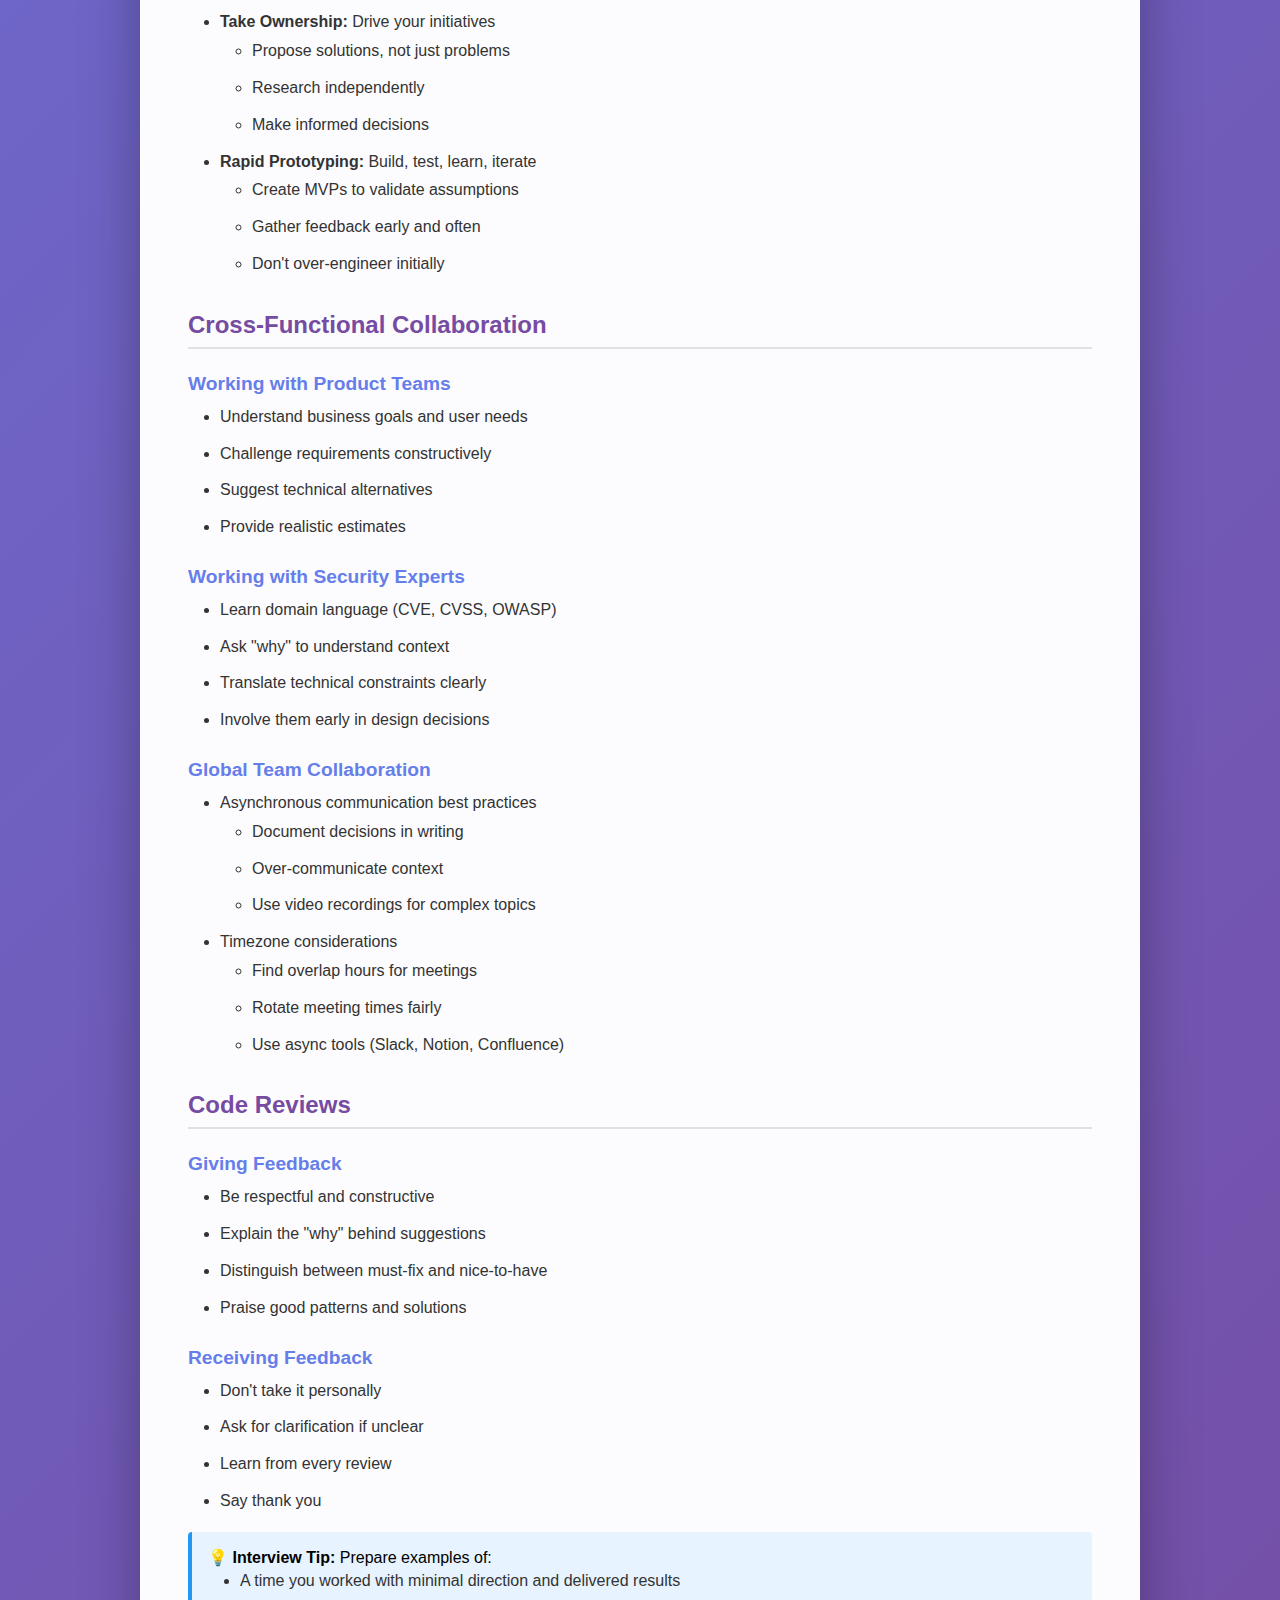
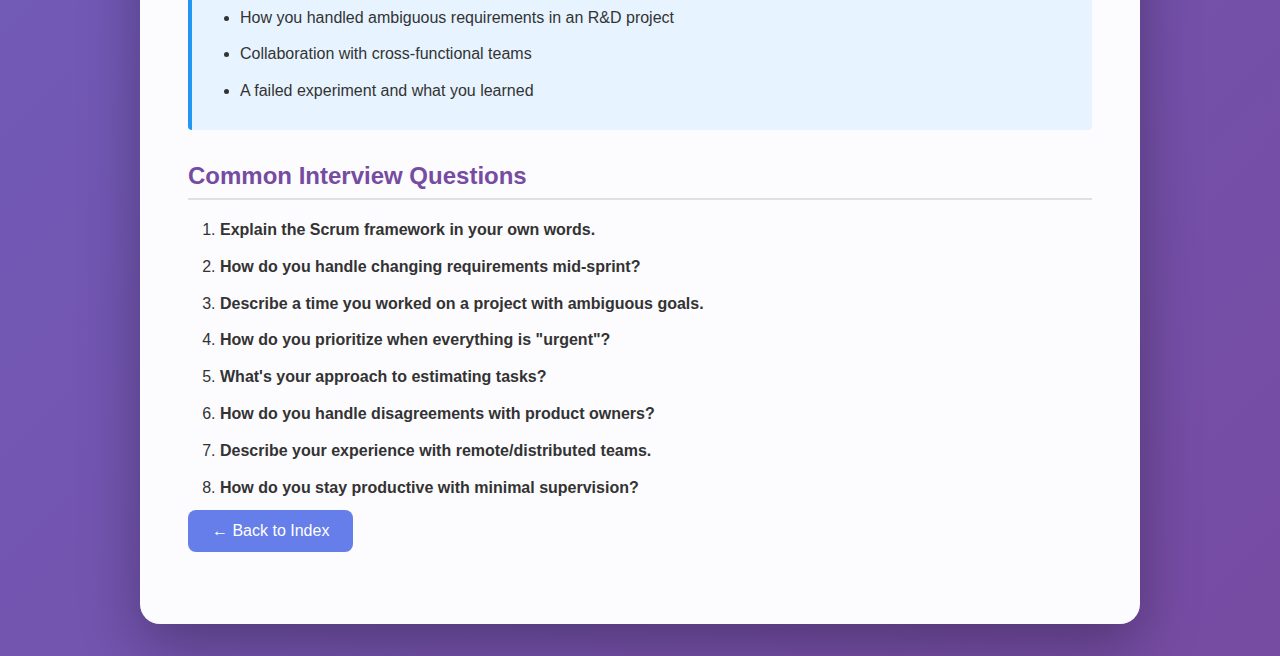
<file: interview-guide/07-agile.html>
<!DOCTYPE html>
<html lang="en">

<head>
    <meta charset="UTF-8">
    <meta name="viewport" content="width=device-width, initial-scale=1.0">
    <title>Agile & Methodologies - Interview Guide</title>
    <style>
        * {
            margin: 0;
            padding: 0;
            box-sizing: border-box;
        }

        body {
            font-family: 'Segoe UI', Tahoma, Geneva, Verdana, sans-serif;
            background: linear-gradient(135deg, #667eea 0%, #764ba2 100%);
            min-height: 100vh;
            padding: 2rem;
        }

        .container {
            max-width: 1000px;
            margin: 0 auto;
            background: rgba(255, 255, 255, 0.98);
            border-radius: 20px;
            padding: 3rem;
            box-shadow: 0 20px 60px rgba(0, 0, 0, 0.3);
        }

        h1 {
            color: #667eea;
            margin-bottom: 1rem;
            font-size: 2rem;
        }

        h2 {
            color: #764ba2;
            margin: 2rem 0 1rem;
            font-size: 1.5rem;
            border-bottom: 2px solid #e0e0e0;
            padding-bottom: 0.5rem;
        }

        h3 {
            color: #667eea;
            margin: 1.5rem 0 0.5rem;
            font-size: 1.2rem;
        }

        p,
        li {
            line-height: 1.8;
            color: #333;
            margin-bottom: 0.5rem;
        }

        ul,
        ol {
            margin-left: 2rem;
        }

        code {
            background: #f5f5f5;
            padding: 0.2rem 0.5rem;
            border-radius: 4px;
            font-family: 'Courier New', monospace;
            color: #e83e8c;
        }

        .back-btn {
            display: inline-block;
            background: #667eea;
            color: white;
            padding: 0.75rem 1.5rem;
            border-radius: 8px;
            text-decoration: none;
            margin-bottom: 1.5rem;
        }

        .back-btn:hover {
            background: #764ba2;
        }

        .tip {
            background: #e7f3ff;
            border-left: 4px solid #2196F3;
            padding: 1rem;
            margin: 1rem 0;
            border-radius: 4px;
        }
    </style>
</head>

<body>
    <div class="container">
        <a href="index.html" class="back-btn">← Back to Index</a>

        <h1>🔄 Agile & Scrum Methodologies</h1>

        <h2>Agile Principles</h2>

        <h3>The Agile Manifesto</h3>
        <ul>
            <li><strong>Individuals and interactions</strong> over processes and tools</li>
            <li><strong>Working software</strong> over comprehensive documentation</li>
            <li><strong>Customer collaboration</strong> over contract negotiation</li>
            <li><strong>Responding to change</strong> over following a plan</li>
        </ul>

        <h3>Key Values</h3>
        <ul>
            <li>Iterative development</li>
            <li>Continuous feedback and improvement</li>
            <li>Self-organizing teams</li>
            <li>Adaptive planning</li>
            <li>Early and frequent delivery</li>
        </ul>

        <h2>Scrum Framework</h2>

        <h3>Scrum Roles</h3>
        <ul>
            <li><strong>Product Owner:</strong> Defines features, prioritizes backlog, accepts work</li>
            <li><strong>Scrum Master:</strong> Facilitates process, removes blockers, coaches team</li>
            <li><strong>Development Team:</strong> Cross-functional, self-organizing, 5-9 members</li>
        </ul>

        <h3>Scrum Events</h3>
        <ul>
            <li><strong>Sprint (2-4 weeks):</strong> Fixed time-box for completing backlog items
                <ul>
                    <li>Typical duration: 2 weeks for most teams</li>
                    <li>Goal: Deliver potentially shippable increment</li>
                </ul>
            </li>
            <li><strong>Sprint Planning:</strong> Define sprint goal and select backlog items
                <ul>
                    <li>Duration: ~2 hours per week of sprint</li>
                    <li>Output: Sprint backlog</li>
                </ul>
            </li>
            <li><strong>Daily Standup (15 min):</strong> Synchronize activities
                <ul>
                    <li>What did I do yesterday?</li>
                    <li>What will I do today?</li>
                    <li>Any blockers?</li>
                </ul>
            </li>
            <li><strong>Sprint Review:</strong> Demo completed work to stakeholders
                <ul>
                    <li>Duration: ~1 hour per week of sprint</li>
                    <li>Gather feedback for next sprint</li>
                </ul>
            </li>
            <li><strong>Sprint Retrospective:</strong> Reflect on process improvements
                <ul>
                    <li>What went well?</li>
                    <li>What didn't go well?</li>
                    <li>What should we improve?</li>
                </ul>
            </li>
        </ul>

        <h3>Scrum Artifacts</h3>
        <ul>
            <li><strong>Product Backlog:</strong> Prioritized list of features/requirements
                <ul>
                    <li>User stories with acceptance criteria</li>
                    <li>Ordered by business value</li>
                </ul>
            </li>
            <li><strong>Sprint Backlog:</strong> Items committed to current sprint
                <ul>
                    <li>Plus tasks to complete them</li>
                    <li>Updates daily</li>
                </ul>
            </li>
            <li><strong>Increment:</strong> Sum of all completed items
                <ul>
                    <li>Must be in usable condition</li>
                    <li>Meets Definition of Done</li>
                </ul>
            </li>
        </ul>

        <h2>User Stories & Estimation</h2>

        <h3>Writing User Stories</h3>
        <ul>
            <li><strong>Format:</strong> "As a [role], I want [feature], so that [benefit]"</li>
            <li><strong>Example:</strong>
                <pre>As a security analyst,
I want to filter vulnerabilities by severity,
So that I can focus on the most critical issues first.

Acceptance Criteria:
- Filter dropdown with LOW, MEDIUM, HIGH, CRITICAL options
- Results update in real-time
- Filter state persists across page refreshes
- Show count of filtered results</pre>
            </li>
        </ul>

        <h3>Story Points & Estimation</h3>
        <ul>
            <li><strong>Fibonacci Scale:</strong> 1, 2, 3, 5, 8, 13, 21
                <ul>
                    <li>1-2: Simple tasks (few hours)</li>
                    <li>3-5: Medium complexity (1-2 days)</li>
                    <li>8-13: Complex features (3-5 days)</li>
                    <li>21+: Should be broken down</li>
                </ul>
            </li>
            <li><strong>Planning Poker:</strong> Team estimation technique
                <ul>
                    <li>Each member selects a card privately</li>
                    <li>All reveal simultaneously</li>
                    <li>Discuss differences, re-vote until consensus</li>
                </ul>
            </li>
            <li><strong>Velocity:</strong> Average story points completed per sprint
                <ul>
                    <li>Used for capacity planning</li>
                    <li>Improves over first few sprints</li>
                </ul>
            </li>
        </ul>

        <h2>Working in R&D Environments</h2>

        <h3>Key Differences from Traditional Development</h3>
        <ul>
            <li><strong>Ambiguity:</strong> Requirements are exploratory, not fixed</li>
            <li><strong>Experimentation:</strong> Many approaches may fail before finding the right one</li>
            <li><strong>Pivots:</strong> Direction changes based on learnings</li>
            <li><strong>Minimal Direction:</strong> High autonomy and self-direction required</li>
        </ul>

        <h3>Thriving with Minimal Direction</h3>
        <ul>
            <li><strong>Proactive Communication:</strong> Don't wait to be told what to do
                <ul>
                    <li>Ask clarifying questions early</li>
                    <li>Share progress frequently</li>
                    <li>Raise concerns immediately</li>
                </ul>
            </li>
            <li><strong>Take Ownership:</strong> Drive your initiatives
                <ul>
                    <li>Propose solutions, not just problems</li>
                    <li>Research independently</li>
                    <li>Make informed decisions</li>
                </ul>
            </li>
            <li><strong>Rapid Prototyping:</strong> Build, test, learn, iterate
                <ul>
                    <li>Create MVPs to validate assumptions</li>
                    <li>Gather feedback early and often</li>
                    <li>Don't over-engineer initially</li>
                </ul>
            </li>
        </ul>

        <h2>Cross-Functional Collaboration</h2>

        <h3>Working with Product Teams</h3>
        <ul>
            <li>Understand business goals and user needs</li>
            <li>Challenge requirements constructively</li>
            <li>Suggest technical alternatives</li>
            <li>Provide realistic estimates</li>
        </ul>

        <h3>Working with Security Experts</h3>
        <ul>
            <li>Learn domain language (CVE, CVSS, OWASP)</li>
            <li>Ask "why" to understand context</li>
            <li>Translate technical constraints clearly</li>
            <li>Involve them early in design decisions</li>
        </ul>

        <h3>Global Team Collaboration</h3>
        <ul>
            <li>Asynchronous communication best practices
                <ul>
                    <li>Document decisions in writing</li>
                    <li>Over-communicate context</li>
                    <li>Use video recordings for complex topics</li>
                </ul>
            </li>
            <li>Timezone considerations
                <ul>
                    <li>Find overlap hours for meetings</li>
                    <li>Rotate meeting times fairly</li>
                    <li>Use async tools (Slack, Notion, Confluence)</li>
                </ul>
            </li>
        </ul>

        <h2>Code Reviews</h2>

        <h3>Giving Feedback</h3>
        <ul>
            <li>Be respectful and constructive</li>
            <li>Explain the "why" behind suggestions</li>
            <li>Distinguish between must-fix and nice-to-have</li>
            <li>Praise good patterns and solutions</li>
        </ul>

        <h3>Receiving Feedback</h3>
        <ul>
            <li>Don't take it personally</li>
            <li>Ask for clarification if unclear</li>
            <li>Learn from every review</li>
            <li>Say thank you</li>
        </ul>

        <div class="tip">
            <strong>💡 Interview Tip:</strong> Prepare examples of:
            <ul>
                <li>A time you worked with minimal direction and delivered results</li>
                <li>How you handled ambiguous requirements in an R&D project</li>
                <li>Collaboration with cross-functional teams</li>
                <li>A failed experiment and what you learned</li>
            </ul>
        </div>

        <h2>Common Interview Questions</h2>
        <ol>
            <li><strong>Explain the Scrum framework in your own words.</strong></li>
            <li><strong>How do you handle changing requirements mid-sprint?</strong></li>
            <li><strong>Describe a time you worked on a project with ambiguous goals.</strong></li>
            <li><strong>How do you prioritize when everything is "urgent"?</strong></li>
            <li><strong>What's your approach to estimating tasks?</strong></li>
            <li><strong>How do you handle disagreements with product owners?</strong></li>
            <li><strong>Describe your experience with remote/distributed teams.</strong></li>
            <li><strong>How do you stay productive with minimal supervision?</strong></li>
        </ol>

        <a href="index.html" class="back-btn">← Back to Index</a>
    </div>
</body>

</html>
</file>
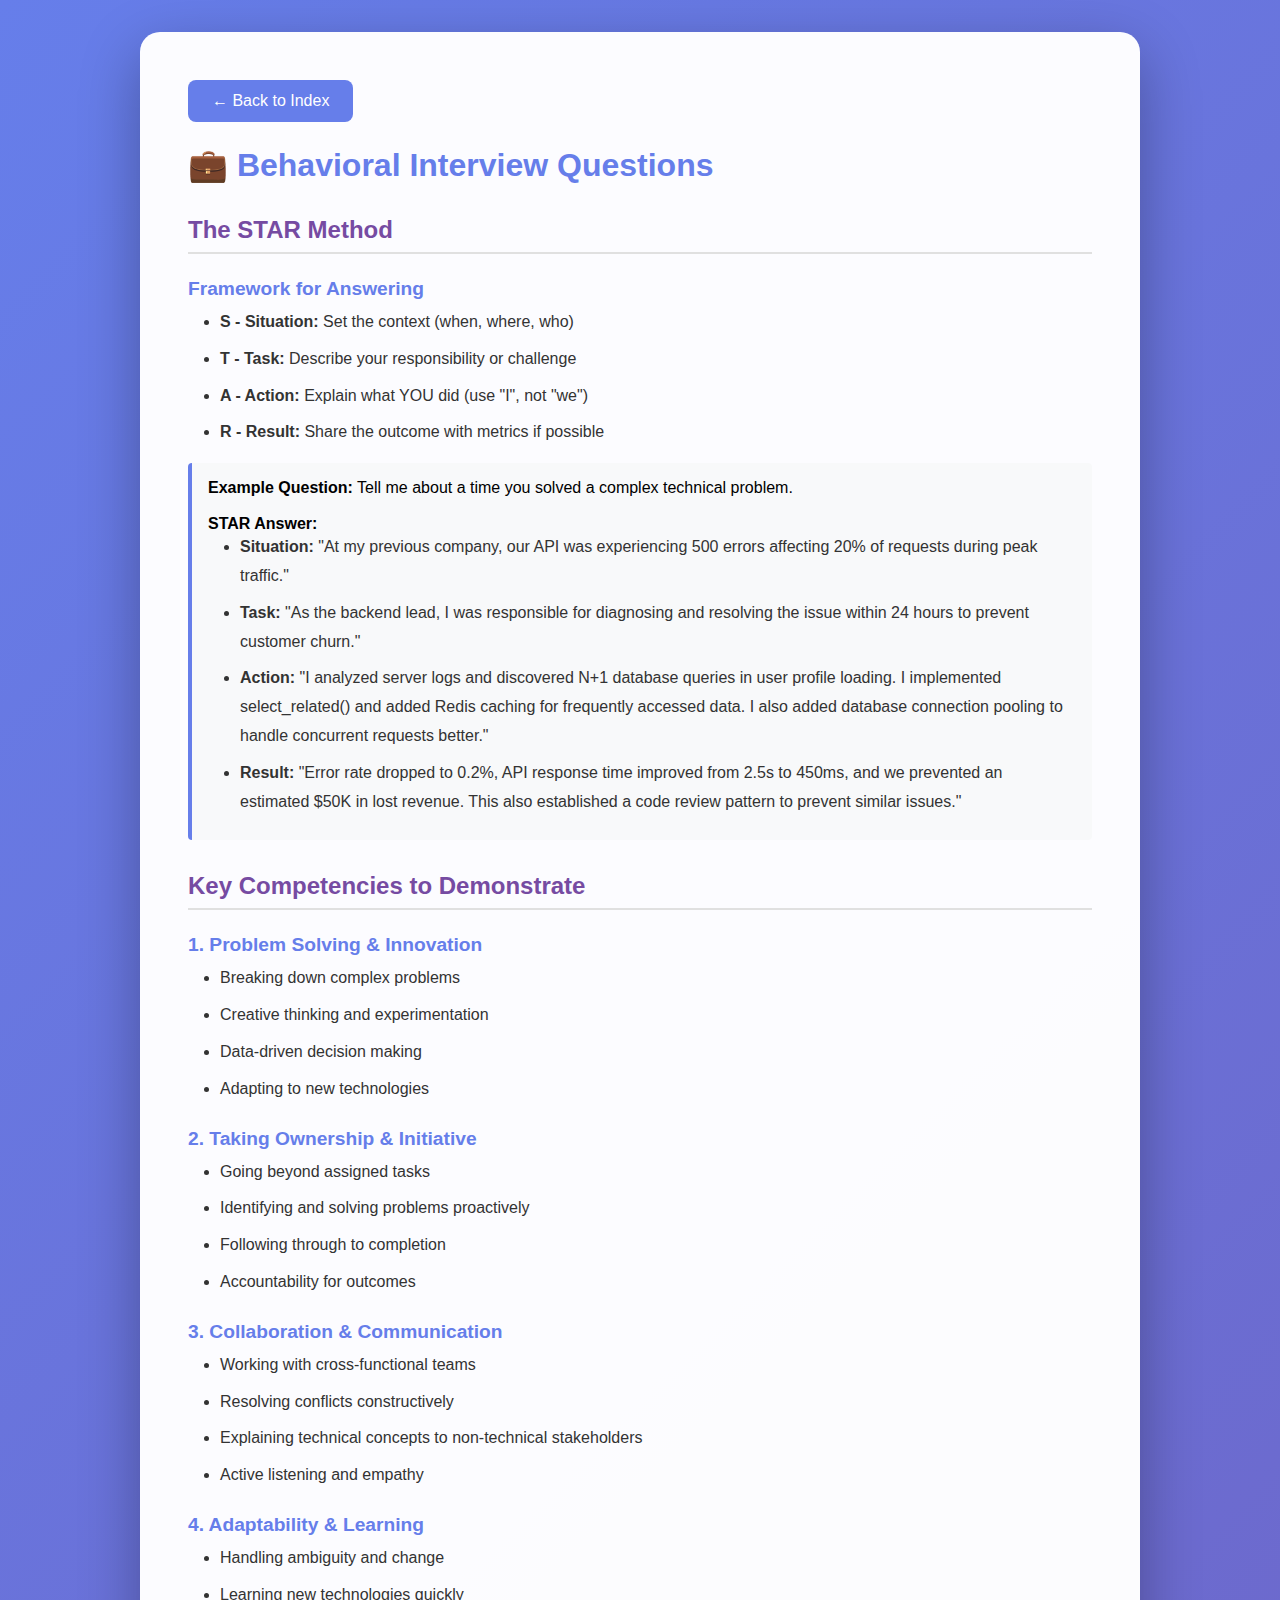
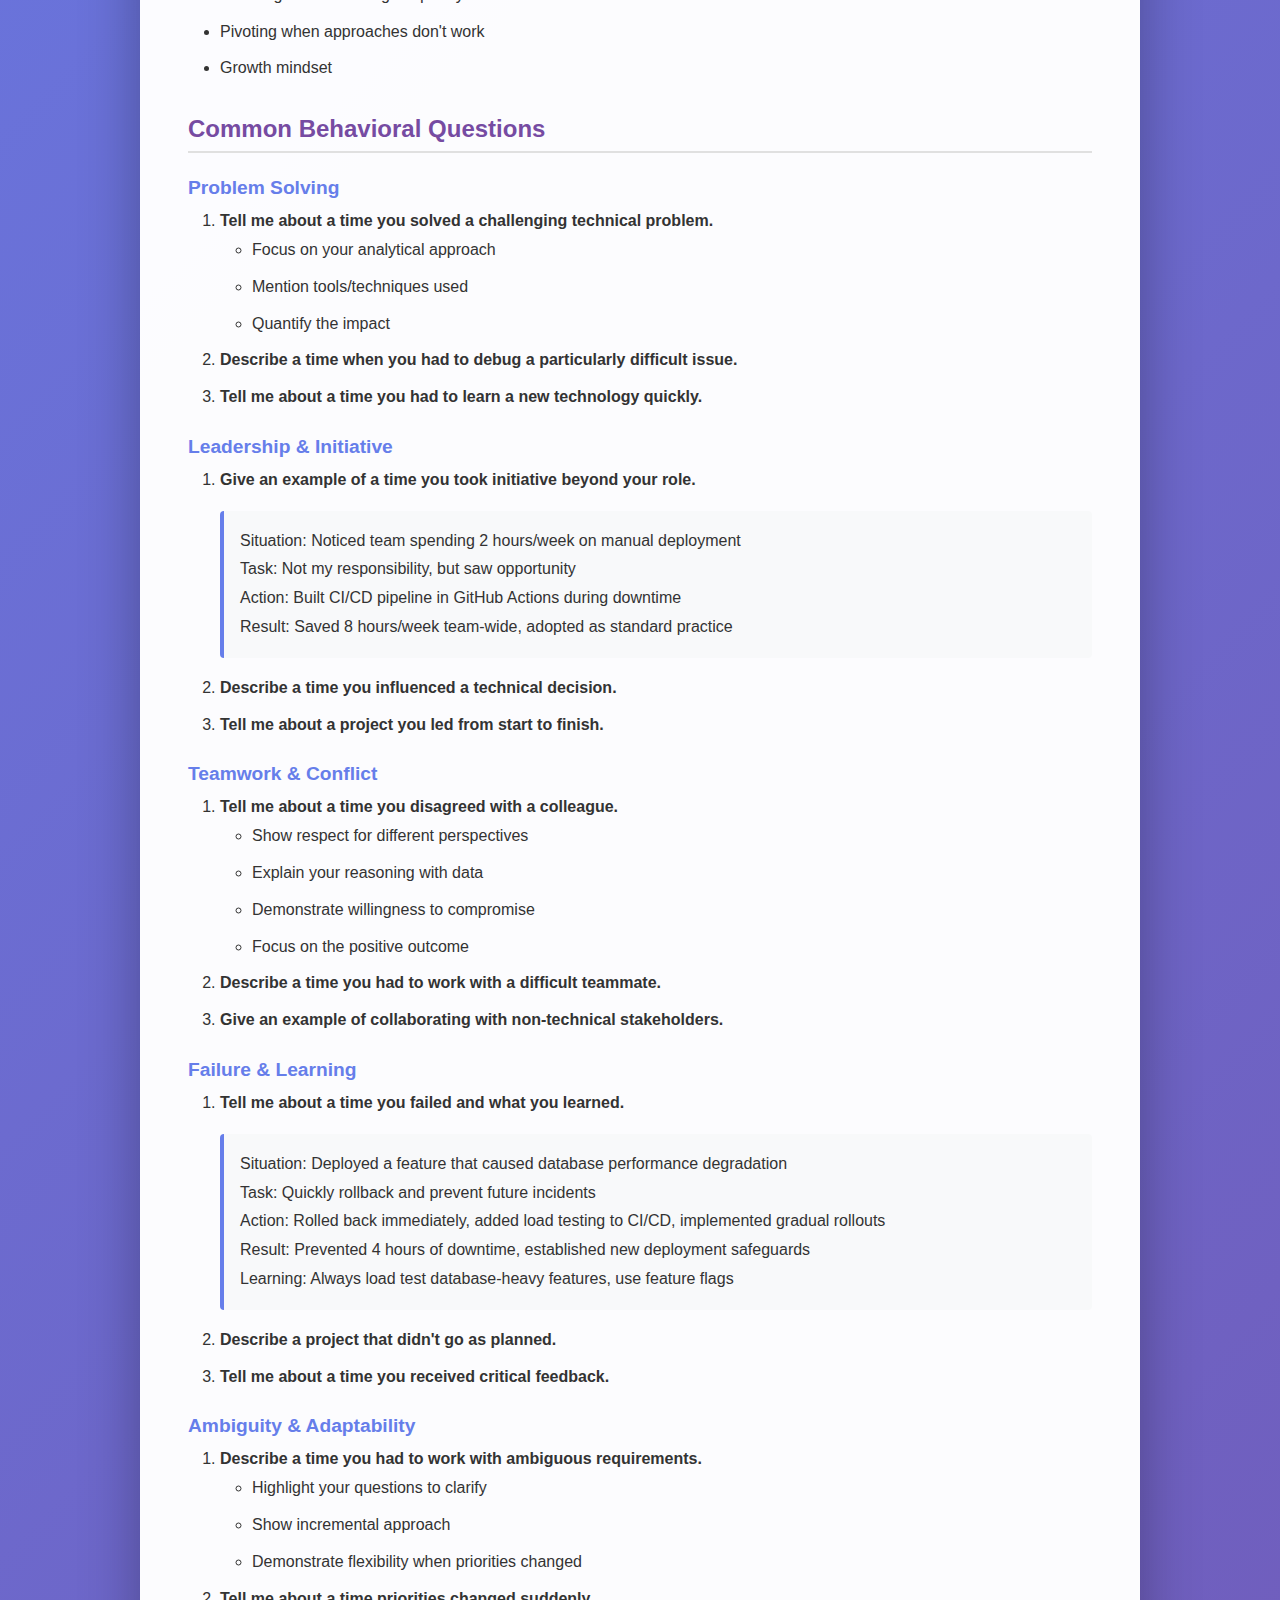
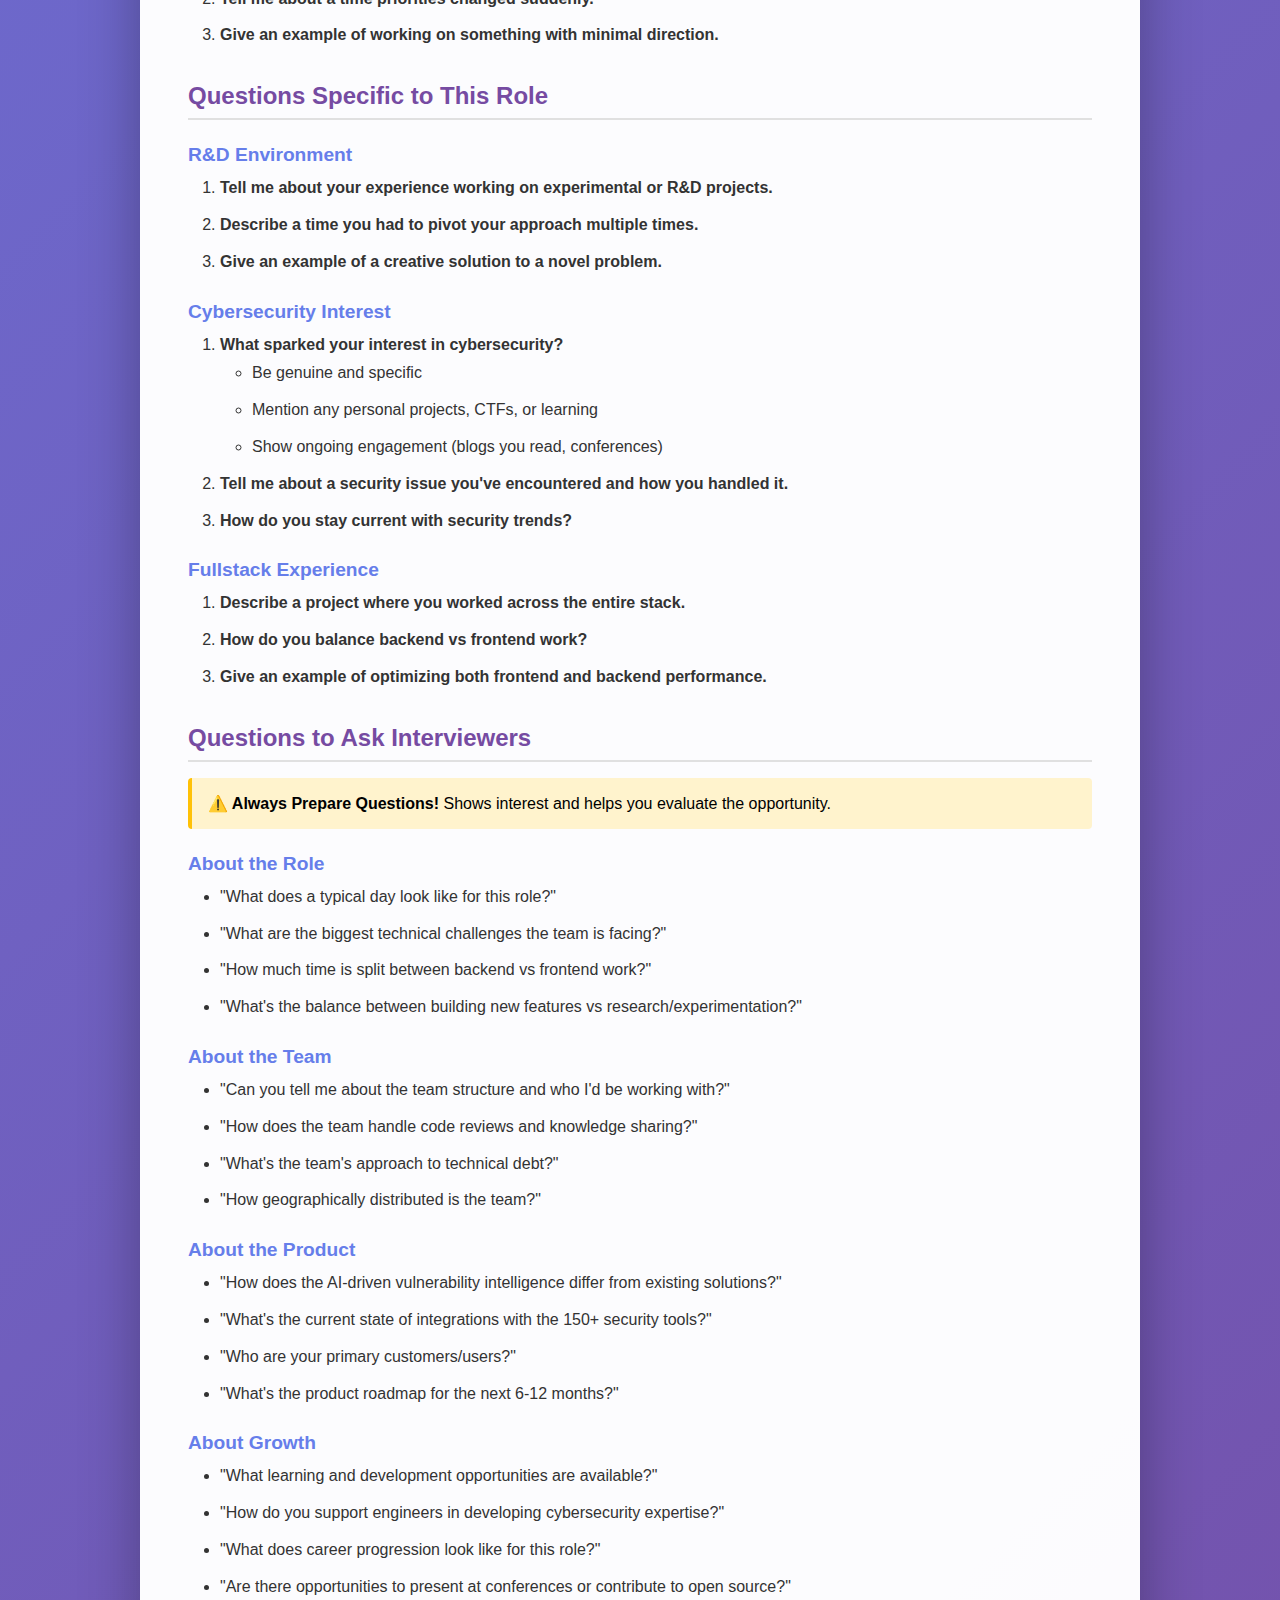
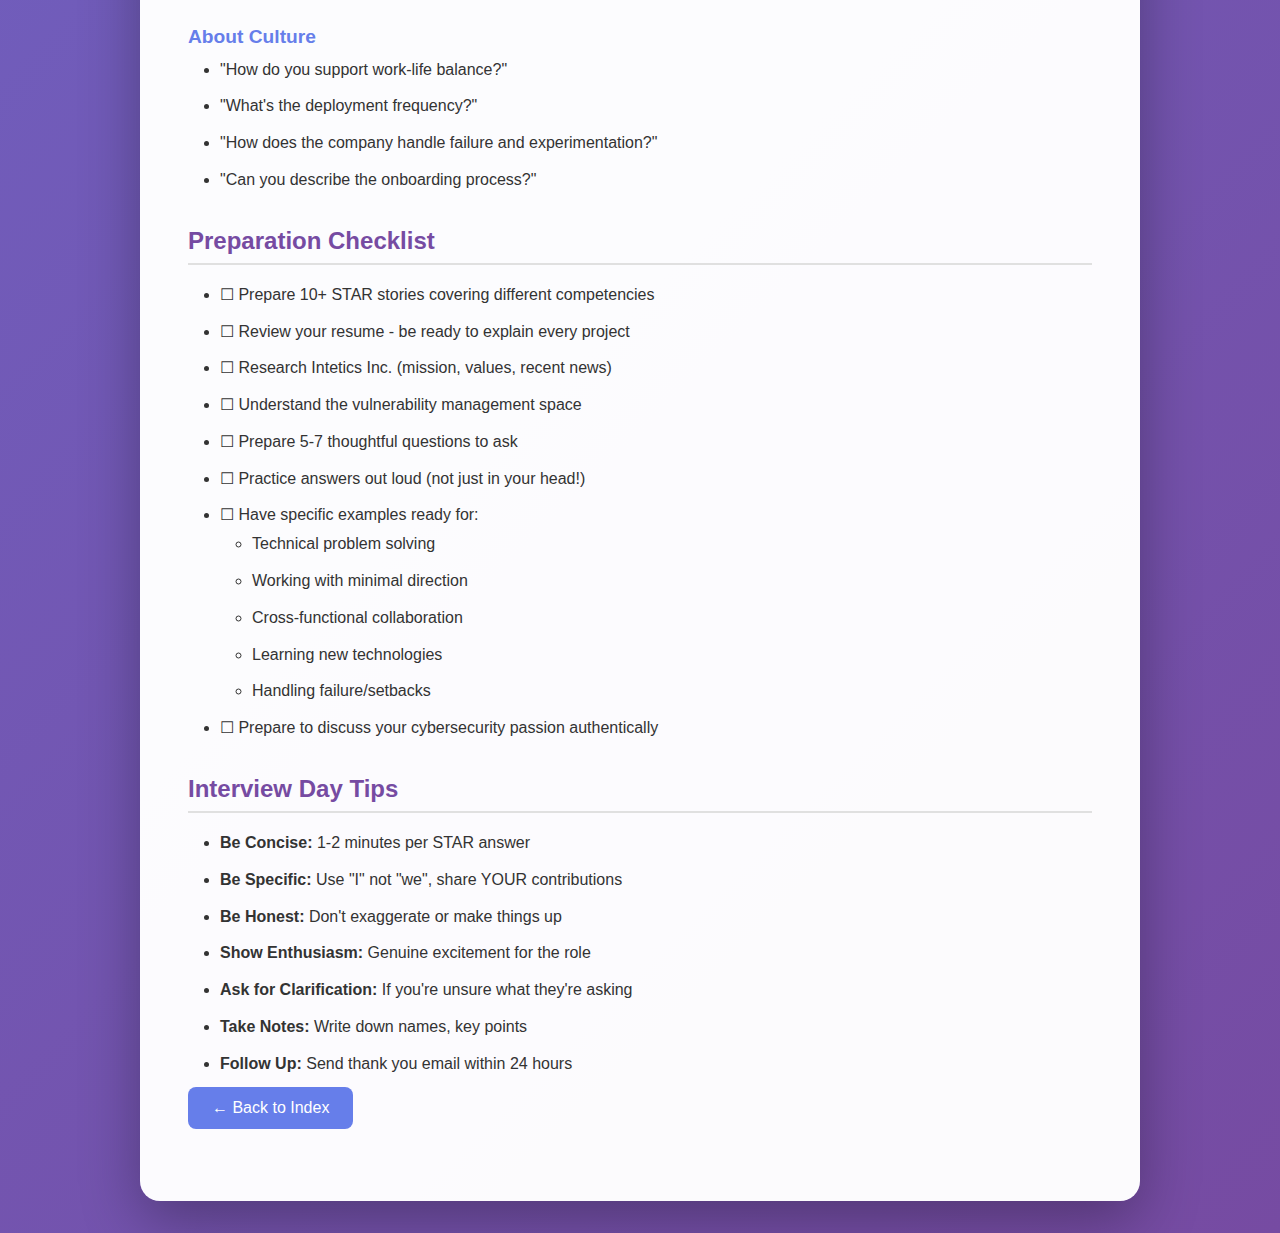
<file: interview-guide/08-behavioral.html>
<!DOCTYPE html>
<html lang="en">

<head>
    <meta charset="UTF-8">
    <meta name="viewport" content="width=device-width, initial-scale=1.0">
    <title>Behavioral Questions - Interview Guide</title>
    <style>
        * {
            margin: 0;
            padding: 0;
            box-sizing: border-box;
        }

        body {
            font-family: 'Segoe UI', Tahoma, Geneva, Verdana, sans-serif;
            background: linear-gradient(135deg, #667eea 0%, #764ba2 100%);
            min-height: 100vh;
            padding: 2rem;
        }

        .container {
            max-width: 1000px;
            margin: 0 auto;
            background: rgba(255, 255, 255, 0.98);
            border-radius: 20px;
            padding: 3rem;
            box-shadow: 0 20px 60px rgba(0, 0, 0, 0.3);
        }

        h1 {
            color: #667eea;
            margin-bottom: 1rem;
            font-size: 2rem;
        }

        h2 {
            color: #764ba2;
            margin: 2rem 0 1rem;
            font-size: 1.5rem;
            border-bottom: 2px solid #e0e0e0;
            padding-bottom: 0.5rem;
        }

        h3 {
            color: #667eea;
            margin: 1.5rem 0 0.5rem;
            font-size: 1.2rem;
        }

        p,
        li {
            line-height: 1.8;
            color: #333;
            margin-bottom: 0.5rem;
        }

        ul,
        ol {
            margin-left: 2rem;
        }

        code {
            background: #f5f5f5;
            padding: 0.2rem 0.5rem;
            border-radius: 4px;
            font-family: 'Courier New', monospace;
            color: #e83e8c;
        }

        .back-btn {
            display: inline-block;
            background: #667eea;
            color: white;
            padding: 0.75rem 1.5rem;
            border-radius: 8px;
            text-decoration: none;
            margin-bottom: 1.5rem;
        }

        .back-btn:hover {
            background: #764ba2;
        }

        .example {
            background: #f8f9fa;
            border-left: 4px solid #667eea;
            padding: 1rem;
            margin: 1rem 0;
            border-radius: 4px;
        }

        .important {
            background: #fff3cd;
            border-left: 4px solid #ffc107;
            padding: 1rem;
            margin: 1rem 0;
            border-radius: 4px;
        }
    </style>
</head>

<body>
    <div class="container">
        <a href="index.html" class="back-btn">← Back to Index</a>

        <h1>💼 Behavioral Interview Questions</h1>

        <h2>The STAR Method</h2>

        <h3>Framework for Answering</h3>
        <ul>
            <li><strong>S - Situation:</strong> Set the context (when, where, who)</li>
            <li><strong>T - Task:</strong> Describe your responsibility or challenge</li>
            <li><strong>A - Action:</strong> Explain what YOU did (use "I", not "we")</li>
            <li><strong>R - Result:</strong> Share the outcome with metrics if possible</li>
        </ul>

        <div class="example">
            <strong>Example Question:</strong> Tell me about a time you solved a complex technical problem.
            <br><br>
            <strong>STAR Answer:</strong>
            <ul>
                <li><strong>Situation:</strong> "At my previous company, our API was experiencing 500 errors affecting
                    20% of requests during peak traffic."</li>
                <li><strong>Task:</strong> "As the backend lead, I was responsible for diagnosing and resolving the
                    issue within 24 hours to prevent customer churn."</li>
                <li><strong>Action:</strong> "I analyzed server logs and discovered N+1 database queries in user profile
                    loading. I implemented select_related() and added Redis caching for frequently accessed data. I also
                    added database connection pooling to handle concurrent requests better."</li>
                <li><strong>Result:</strong> "Error rate dropped to 0.2%, API response time improved from 2.5s to 450ms,
                    and we prevented an estimated $50K in lost revenue. This also established a code review pattern to
                    prevent similar issues."</li>
            </ul>
        </div>

        <h2>Key Competencies to Demonstrate</h2>

        <h3>1. Problem Solving & Innovation</h3>
        <ul>
            <li>Breaking down complex problems</li>
            <li>Creative thinking and experimentation</li>
            <li>Data-driven decision making</li>
            <li>Adapting to new technologies</li>
        </ul>

        <h3>2. Taking Ownership & Initiative</h3>
        <ul>
            <li>Going beyond assigned tasks</li>
            <li>Identifying and solving problems proactively</li>
            <li>Following through to completion</li>
            <li>Accountability for outcomes</li>
        </ul>

        <h3>3. Collaboration & Communication</h3>
        <ul>
            <li>Working with cross-functional teams</li>
            <li>Resolving conflicts constructively</li>
            <li>Explaining technical concepts to non-technical stakeholders</li>
            <li>Active listening and empathy</li>
        </ul>

        <h3>4. Adaptability & Learning</h3>
        <ul>
            <li>Handling ambiguity and change</li>
            <li>Learning new technologies quickly</li>
            <li>Pivoting when approaches don't work</li>
            <li>Growth mindset</li>
        </ul>

        <h2>Common Behavioral Questions</h2>

        <h3>Problem Solving</h3>
        <ol>
            <li><strong>Tell me about a time you solved a challenging technical problem.</strong>
                <ul>
                    <li>Focus on your analytical approach</li>
                    <li>Mention tools/techniques used</li>
                    <li>Quantify the impact</li>
                </ul>
            </li>
            <li><strong>Describe a time when you had to debug a particularly difficult issue.</strong></li>
            <li><strong>Tell me about a time you had to learn a new technology quickly.</strong></li>
        </ol>

        <h3>Leadership & Initiative</h3>
        <ol>
            <li><strong>Give an example of a time you took initiative beyond your role.</strong>
                <div class="example">
                    Situation: Noticed team spending 2 hours/week on manual deployment
                    <br>Task: Not my responsibility, but saw opportunity
                    <br>Action: Built CI/CD pipeline in GitHub Actions during downtime
                    <br>Result: Saved 8 hours/week team-wide, adopted as standard practice
                </div>
            </li>
            <li><strong>Describe a time you influenced a technical decision.</strong></li>
            <li><strong>Tell me about a project you led from start to finish.</strong></li>
        </ol>

        <h3>Teamwork & Conflict</h3>
        <ol>
            <li><strong>Tell me about a time you disagreed with a colleague.</strong>
                <ul>
                    <li>Show respect for different perspectives</li>
                    <li>Explain your reasoning with data</li>
                    <li>Demonstrate willingness to compromise</li>
                    <li>Focus on the positive outcome</li>
                </ul>
            </li>
            <li><strong>Describe a time you had to work with a difficult teammate.</strong></li>
            <li><strong>Give an example of collaborating with non-technical stakeholders.</strong></li>
        </ol>

        <h3>Failure & Learning</h3>
        <ol>
            <li><strong>Tell me about a time you failed and what you learned.</strong>
                <div class="example">
                    Situation: Deployed a feature that caused database performance degradation
                    <br>Task: Quickly rollback and prevent future incidents
                    <br>Action: Rolled back immediately, added load testing to CI/CD, implemented gradual rollouts
                    <br>Result: Prevented 4 hours of downtime, established new deployment safeguards
                    <br>Learning: Always load test database-heavy features, use feature flags
                </div>
            </li>
            <li><strong>Describe a project that didn't go as planned.</strong></li>
            <li><strong>Tell me about a time you received critical feedback.</strong></li>
        </ol>

        <h3>Ambiguity & Adaptability</h3>
        <ol>
            <li><strong>Describe a time you had to work with ambiguous requirements.</strong>
                <ul>
                    <li>Highlight your questions to clarify</li>
                    <li>Show incremental approach</li>
                    <li>Demonstrate flexibility when priorities changed</li>
                </ul>
            </li>
            <li><strong>Tell me about a time priorities changed suddenly.</strong></li>
            <li><strong>Give an example of working on something with minimal direction.</strong></li>
        </ol>

        <h2>Questions Specific to This Role</h2>

        <h3>R&D Environment</h3>
        <ol>
            <li><strong>Tell me about your experience working on experimental or R&D projects.</strong></li>
            <li><strong>Describe a time you had to pivot your approach multiple times.</strong></li>
            <li><strong>Give an example of a creative solution to a novel problem.</strong></li>
        </ol>

        <h3>Cybersecurity Interest</h3>
        <ol>
            <li><strong>What sparked your interest in cybersecurity?</strong>
                <ul>
                    <li>Be genuine and specific</li>
                    <li>Mention any personal projects, CTFs, or learning</li>
                    <li>Show ongoing engagement (blogs you read, conferences)</li>
                </ul>
            </li>
            <li><strong>Tell me about a security issue you've encountered and how you handled it.</strong></li>
            <li><strong>How do you stay current with security trends?</strong></li>
        </ol>

        <h3>Fullstack Experience</h3>
        <ol>
            <li><strong>Describe a project where you worked across the entire stack.</strong></li>
            <li><strong>How do you balance backend vs frontend work?</strong></li>
            <li><strong>Give an example of optimizing both frontend and backend performance.</strong></li>
        </ol>

        <h2>Questions to Ask Interviewers</h2>

        <div class="important">
            <strong>⚠️ Always Prepare Questions!</strong> Shows interest and helps you evaluate the opportunity.
        </div>

        <h3>About the Role</h3>
        <ul>
            <li>"What does a typical day look like for this role?"</li>
            <li>"What are the biggest technical challenges the team is facing?"</li>
            <li>"How much time is split between backend vs frontend work?"</li>
            <li>"What's the balance between building new features vs research/experimentation?"</li>
        </ul>

        <h3>About the Team</h3>
        <ul>
            <li>"Can you tell me about the team structure and who I'd be working with?"</li>
            <li>"How does the team handle code reviews and knowledge sharing?"</li>
            <li>"What's the team's approach to technical debt?"</li>
            <li>"How geographically distributed is the team?"</li>
        </ul>

        <h3>About the Product</h3>
        <ul>
            <li>"How does the AI-driven vulnerability intelligence differ from existing solutions?"</li>
            <li>"What's the current state of integrations with the 150+ security tools?"</li>
            <li>"Who are your primary customers/users?"</li>
            <li>"What's the product roadmap for the next 6-12 months?"</li>
        </ul>

        <h3>About Growth</h3>
        <ul>
            <li>"What learning and development opportunities are available?"</li>
            <li>"How do you support engineers in developing cybersecurity expertise?"</li>
            <li>"What does career progression look like for this role?"</li>
            <li>"Are there opportunities to present at conferences or contribute to open source?"</li>
        </ul>

        <h3>About Culture</h3>
        <ul>
            <li>"How do you support work-life balance?"</li>
            <li>"What's the deployment frequency?"</li>
            <li>"How does the company handle failure and experimentation?"</li>
            <li>"Can you describe the onboarding process?"</li>
        </ul>

        <h2>Preparation Checklist</h2>

        <ul>
            <li>☐ Prepare 10+ STAR stories covering different competencies</li>
            <li>☐ Review your resume - be ready to explain every project</li>
            <li>☐ Research Intetics Inc. (mission, values, recent news)</li>
            <li>☐ Understand the vulnerability management space</li>
            <li>☐ Prepare 5-7 thoughtful questions to ask</li>
            <li>☐ Practice answers out loud (not just in your head!)</li>
            <li>☐ Have specific examples ready for:
                <ul>
                    <li>Technical problem solving</li>
                    <li>Working with minimal direction</li>
                    <li>Cross-functional collaboration</li>
                    <li>Learning new technologies</li>
                    <li>Handling failure/setbacks</li>
                </ul>
            </li>
            <li>☐ Prepare to discuss your cybersecurity passion authentically</li>
        </ul>

        <h2>Interview Day Tips</h2>

        <ul>
            <li><strong>Be Concise:</strong> 1-2 minutes per STAR answer</li>
            <li><strong>Be Specific:</strong> Use "I" not "we", share YOUR contributions</li>
            <li><strong>Be Honest:</strong> Don't exaggerate or make things up</li>
            <li><strong>Show Enthusiasm:</strong> Genuine excitement for the role</li>
            <li><strong>Ask for Clarification:</strong> If you're unsure what they're asking</li>
            <li><strong>Take Notes:</strong> Write down names, key points</li>
            <li><strong>Follow Up:</strong> Send thank you email within 24 hours</li>
        </ul>

        <a href="index.html" class="back-btn">← Back to Index</a>
    </div>
</body>

</html>
</file>
<file: style.css>
<style>
 body {
     padding-left: 1em;
     padding-right: 1em;
 }
 #resume {
     max-width: 65em;
     margin: 1em auto;
     font-family: 'Roboto', sans-serif;
     font-weight: 100;
 }
 body, a {
     color: #222;
 }
 a {
     text-decoration: none;
     font-weight: 300;
 }
 header {
     width: 30em;
     margin: 0 auto;
     text-align: center;
     border-bottom: solid 2px #ddd;
     margin-bottom: 2em;
 }
 header ul {
     list-style: none;
     padding-left: 0;
     margin-top: 0.3em;
     margin-bottom: 1.5em;
 }
 header ul li {
     display: inline;
     margin-right: 1em;
 }
 header ul li a {
     font-family: 'Open Sans', sans-serif;
     text-decoration: none;
     font-weight: 500;
     color: #999;
 }
 h1 {
     font-size: 4em;
     font-weight: 100;
     margin-bottom: 0;
 }
 h1 em {
     font-weight: 400;
     font-style: normal;
 }
 article {
     display: flex;
 }
 aside {flex: 1;}
 main {flex: 2;}
 aside, main {
     padding-left: 1em;
     padding-right: 0.5em;
 }
 h2 {
     text-transform: uppercase;
     font-weight: 100;
     font-size: 1.8em;
     color: #888;
     margin: 0;
 }
 h3 {
     font-family: 'Open Sans', sans-serif;
     text-transform: uppercase;
     font-weight: 600;
     font-size: 1.5em;
     color: #333;
     margin: 0;
 }
 h3 summary {
     display: inline;
     font-size: 0.7em;
     font-weight: 300;
     color: #777;
 }
 section {
     margin-top: 1.5em;
     margin-bottom: 1em;
 }
 info {
     font-family: 'Open Sans', sans-serif;
     font-weight: 600;
     color: #888;
 }
 info span:first-child::after {
     content: '|';
     margin-left: 0.1em;
 }
 p {
     margin-top: 0.3em;
     margin-bottom: 0.3em;
 }
 aside ul {
     list-style-type: none;
     padding-left: 0.6em;
     margin-top: 0.7em;
 }
 table {
     margin-top: 1em;
 }
 table td {
     padding-left: 1em;
     color: #222;
     font-weight: 100;
 }
 main li {
     margin-top: 0.2em;
 }
 main ul {
     padding-left: 1em;
 }
 .stars {
     font-weight: 300;
 }
 .stars::before {
     content: '⭐';
     margin-right: -3px;
     margin-left: 3px;
 }
</style>
</file>
<file: conway-life/style.css>
html, body {
    overflow: hidden;
    margin: 0px;
    font-family: sans-serif;
}
canvas {
    position: absolute;
}
.bottom-div {
    position: fixed;
    z-index: 1000;
    background-color: rgba(255, 255, 255, 0.5);
    padding: 1px;
}
</file>
